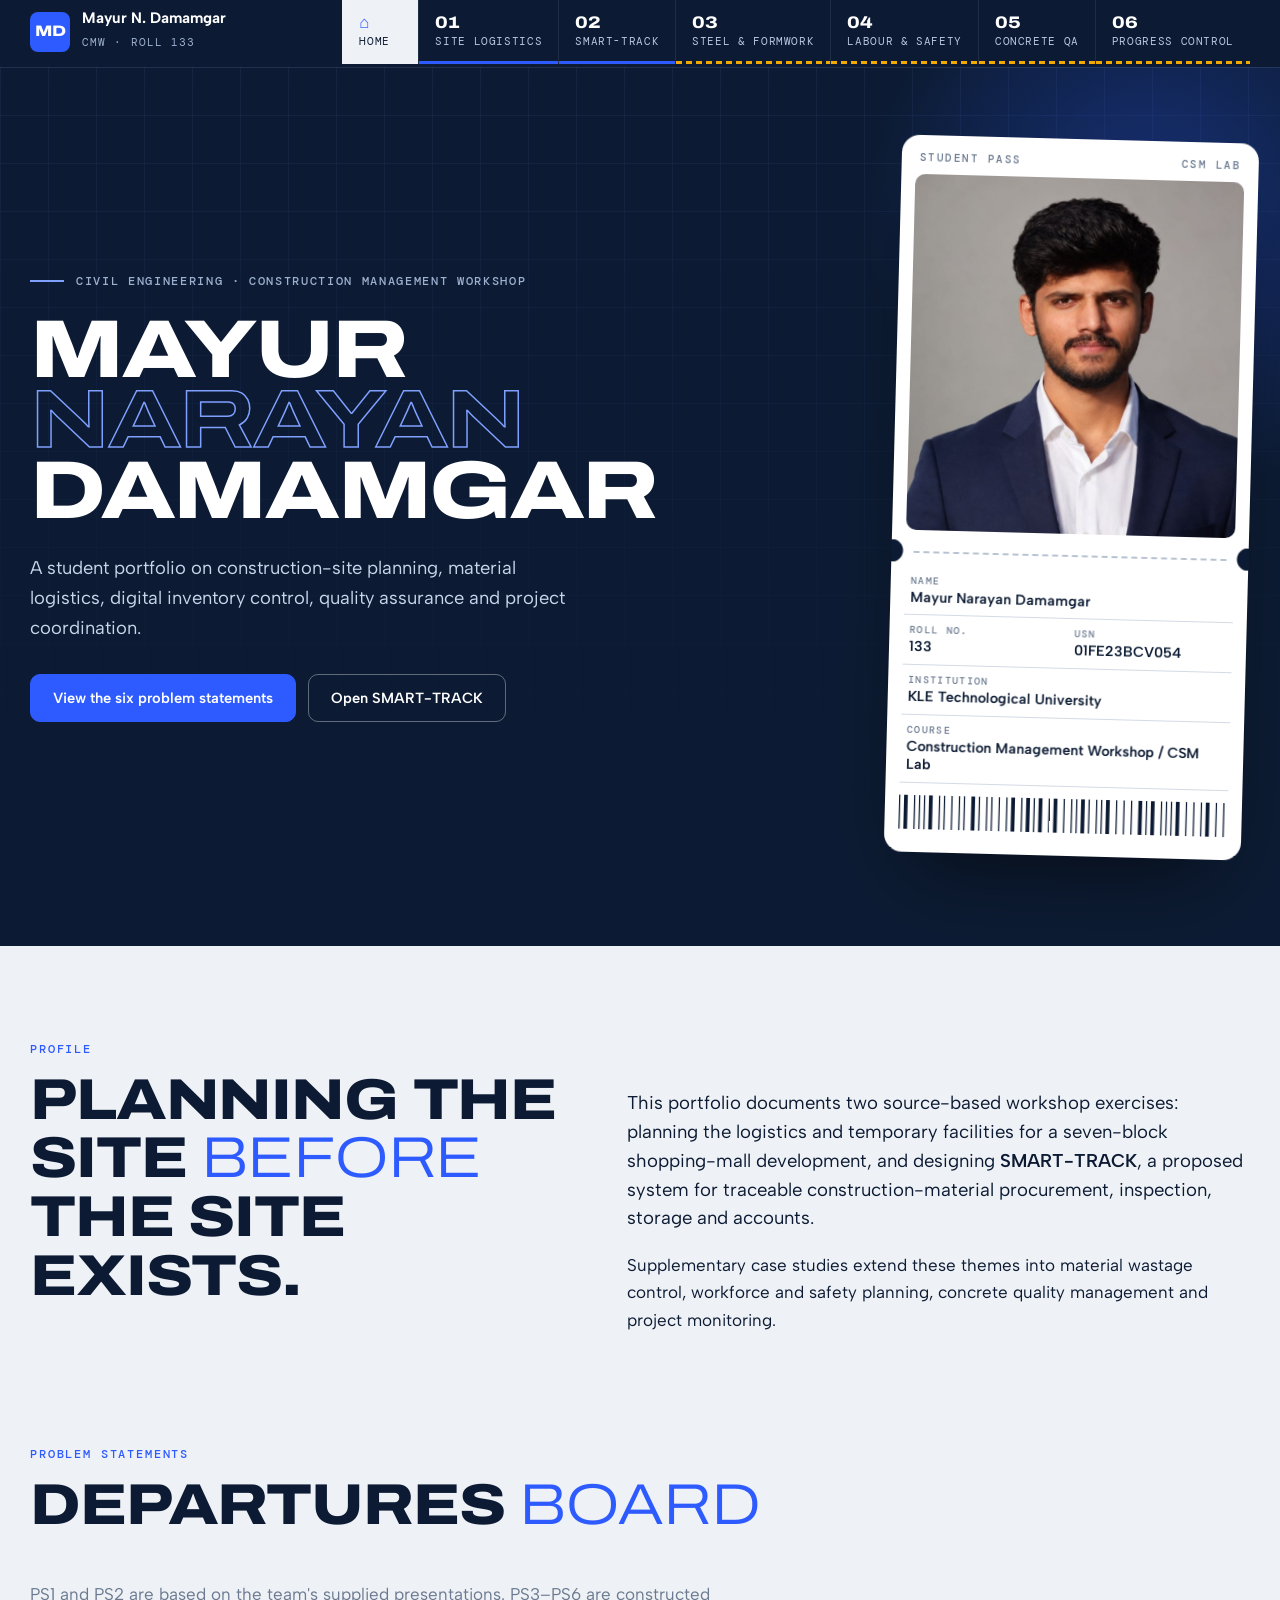
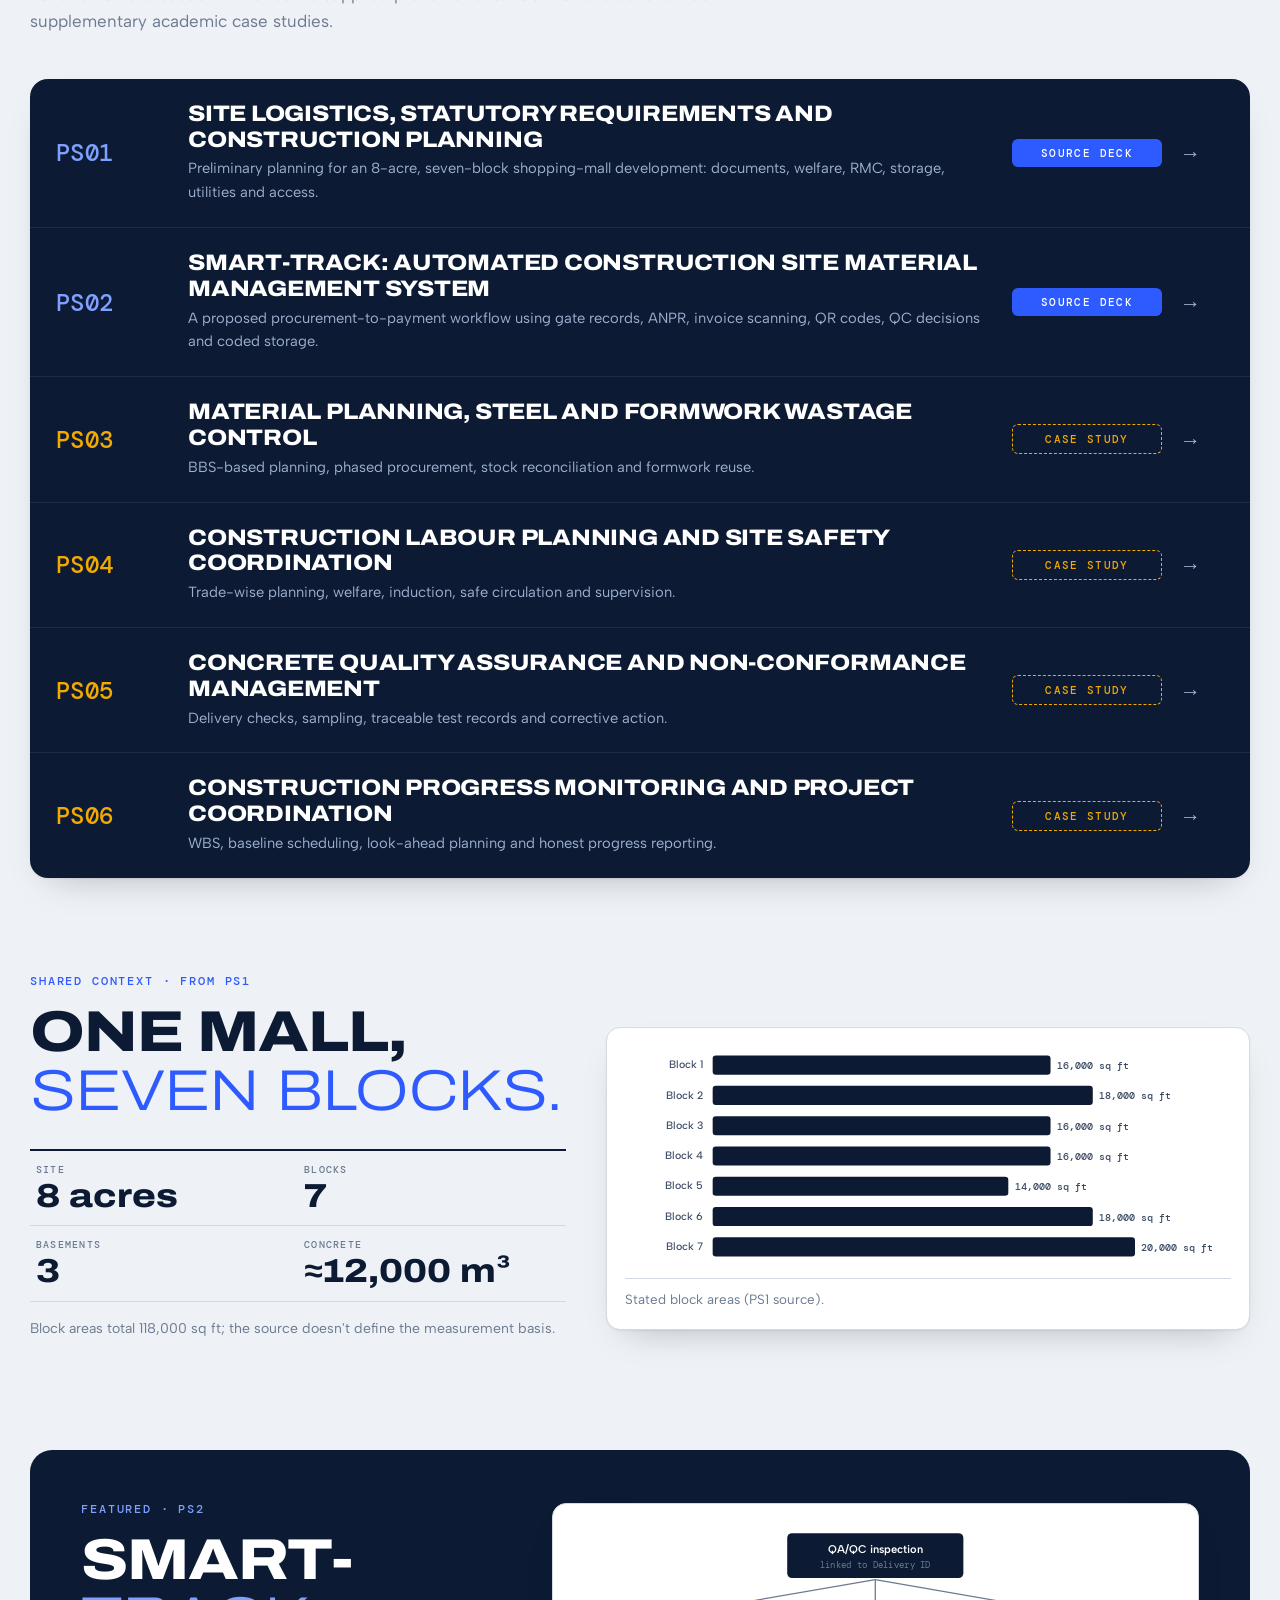
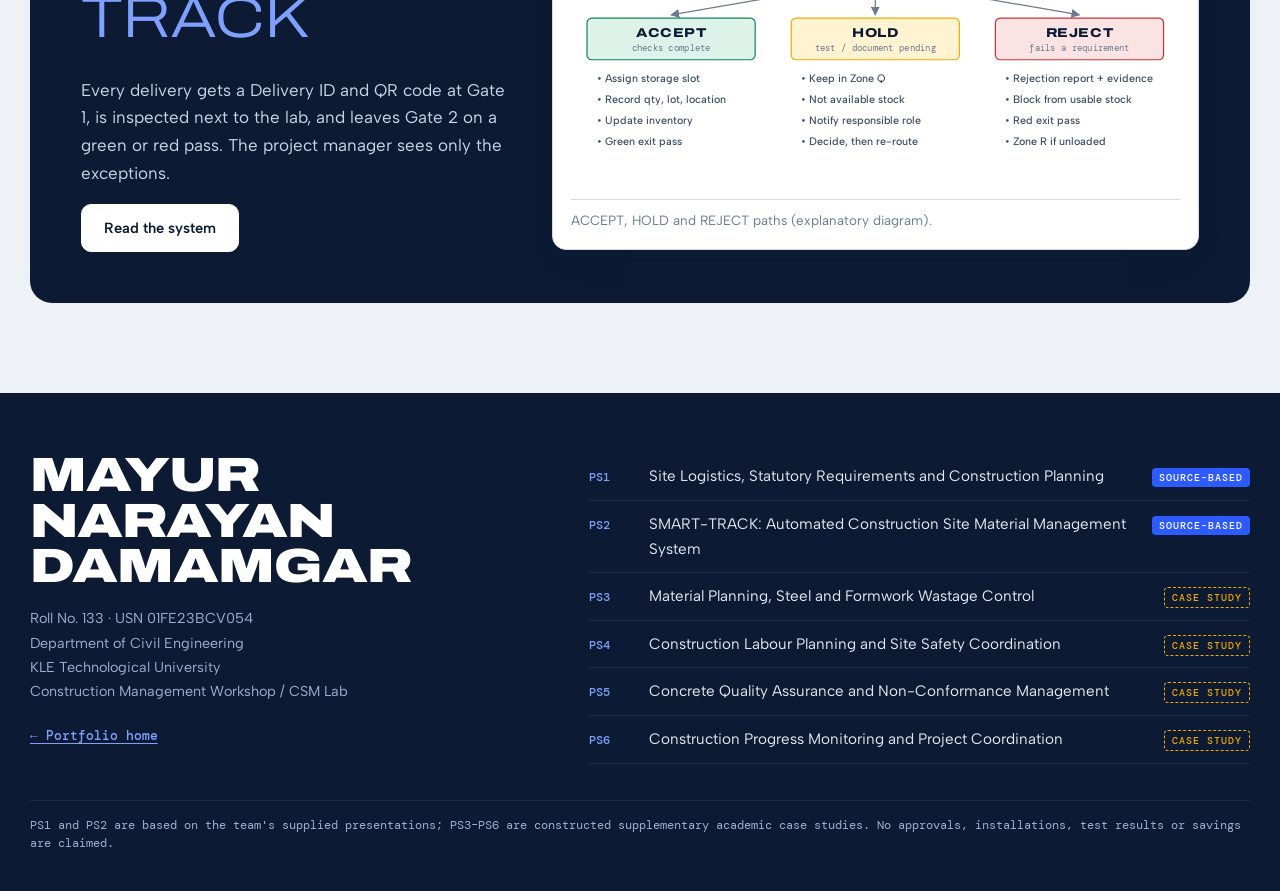
<file: index.html>
<!DOCTYPE html>
<html lang="en">
<head>
<meta charset="utf-8">
<meta name="viewport" content="width=device-width, initial-scale=1">
<title>Mayur Narayan Damamgar — Construction Management Workshop Portfolio</title>
<meta name="description" content="Portfolio of Mayur Narayan Damamgar (Roll 133, USN 01FE23BCV054), KLE Technological University: six Construction Management Workshop problem statements.">
<meta name="author" content="Mayur Narayan Damamgar">
<meta property="og:title" content="Mayur Narayan Damamgar — Construction Management Workshop Portfolio">
<meta property="og:description" content="Portfolio of Mayur Narayan Damamgar (Roll 133, USN 01FE23BCV054), KLE Technological University: six Construction Management Workshop problem statements.">
<meta name="theme-color" content="#0C1B33">
<link rel="icon" href="assets/favicon.svg" type="image/svg+xml">
<link rel="preload" href="assets/fonts/archivo-latin-wdth-normal.woff2" as="font" type="font/woff2" crossorigin>
<link rel="stylesheet" href="assets/css/style.css">
<script>document.documentElement.classList.add('js')</script>
</head>
<body>
<a class="skip" href="#main">Skip to content</a><header class="top"><div class="top-in">
  <a class="mark" href="index.html"><span class="mk" aria-hidden="true">MD</span><span class="mt"><b>Mayur N. Damamgar</b><small>CMW · Roll 133</small></span></a>
  <nav class="tabs" aria-label="Problem statements"><a class="tab home" href="index.html" aria-current="page"><b>⌂</b><span>Home</span></a><a class="tab src" href="problem-statements/ps1.html"><b>01</b><span>Site logistics</span></a><a class="tab src" href="problem-statements/ps2.html"><b>02</b><span>SMART-TRACK</span></a><a class="tab cons" href="problem-statements/ps3.html"><b>03</b><span>Steel & formwork</span></a><a class="tab cons" href="problem-statements/ps4.html"><b>04</b><span>Labour & safety</span></a><a class="tab cons" href="problem-statements/ps5.html"><b>05</b><span>Concrete QA</span></a><a class="tab cons" href="problem-statements/ps6.html"><b>06</b><span>Progress control</span></a></nav>
</div><div class="progress" aria-hidden="true"></div></header><main id="main"><section class="hero"><div class="wrap hero-in">
  <div class="hero-copy">
    <p class="kicker"><span></span>Civil Engineering · Construction Management Workshop</p>
    <h1><span>Mayur</span><span class="mid">Narayan</span><span>Damamgar</span></h1>
    <p class="hero-lede">A student portfolio on construction-site planning, material logistics, digital inventory control, quality assurance and project coordination.</p>
    <div class="cta"><a class="btn" href="#work">View the six problem statements</a><a class="btn ghost" href="problem-statements/ps2.html">Open SMART-TRACK</a></div>
  </div>
  <aside class="idticket" aria-label="Student details">
    <div class="it-top"><span>Student pass</span><span>CSM Lab</span></div>
    <img src="assets/images/mayur-portrait-tall.jpg" alt="Portrait of Mayur Narayan Damamgar in a navy blazer and white shirt" width="760" height="998">
    <div class="it-perf" aria-hidden="true"></div>
    <dl>
      <div class="w"><dt>Name</dt><dd>Mayur Narayan Damamgar</dd></div>
      <div><dt>Roll No.</dt><dd>133</dd></div><div><dt>USN</dt><dd>01FE23BCV054</dd></div>
      <div class="w"><dt>Institution</dt><dd>KLE Technological University</dd></div>
      <div class="w"><dt>Course</dt><dd>Construction Management Workshop / CSM Lab</dd></div>
    </dl>
    <svg class="barcode" viewBox="0 0 264 40" preserveAspectRatio="none" aria-hidden="true"><rect x="0" y="0" width="1" height="40"/><rect x="4" y="0" width="3" height="40"/><rect x="12" y="0" width="1" height="40"/><rect x="16" y="0" width="1" height="40"/><rect x="20" y="0" width="1" height="40"/><rect x="24" y="0" width="3" height="40"/><rect x="32" y="0" width="1" height="40"/><rect x="36" y="0" width="1" height="40"/><rect x="42" y="0" width="1" height="40"/><rect x="48" y="0" width="1" height="40"/><rect x="52" y="0" width="1" height="40"/><rect x="58" y="0" width="3" height="40"/><rect x="64" y="0" width="1" height="40"/><rect x="70" y="0" width="1" height="40"/><rect x="74" y="0" width="1" height="40"/><rect x="80" y="0" width="1" height="40"/><rect x="86" y="0" width="1" height="40"/><rect x="90" y="0" width="3" height="40"/><rect x="98" y="0" width="1" height="40"/><rect x="102" y="0" width="3" height="40"/><rect x="108" y="0" width="1" height="40"/><rect x="112" y="0" width="3" height="40"/><rect x="120" y="0" width="1" height="40"/><rect x="124" y="0" width="3" height="40"/><rect x="132" y="0" width="1" height="40"/><rect x="138" y="0" width="1" height="40"/><rect x="142" y="0" width="1" height="40"/><rect x="146" y="0" width="3" height="40"/><rect x="152" y="0" width="1" height="40"/><rect x="158" y="0" width="1" height="40"/><rect x="162" y="0" width="1" height="40"/><rect x="166" y="0" width="3" height="40"/><rect x="174" y="0" width="1" height="40"/><rect x="180" y="0" width="1" height="40"/><rect x="186" y="0" width="1" height="40"/><rect x="192" y="0" width="3" height="40"/><rect x="198" y="0" width="1" height="40"/><rect x="202" y="0" width="3" height="40"/><rect x="210" y="0" width="1" height="40"/><rect x="214" y="0" width="1" height="40"/><rect x="218" y="0" width="1" height="40"/><rect x="222" y="0" width="3" height="40"/><rect x="230" y="0" width="1" height="40"/><rect x="236" y="0" width="1" height="40"/><rect x="242" y="0" width="1" height="40"/><rect x="246" y="0" width="3" height="40"/><rect x="254" y="0" width="1" height="40"/><rect x="260" y="0" width="1" height="40"/></svg>
  </aside>
</div></section><div class="wrap">
<section class="hsec about" id="about">
  <p class="eyebrow">Profile</p>
  <div class="about-g"><h2>Planning the site <em>before</em> the site exists.</h2>
  <div><p class="lead">This portfolio documents two source-based workshop exercises: planning the logistics and temporary facilities for a seven-block shopping-mall development, and designing <b>SMART-TRACK</b>, a proposed system for traceable construction-material procurement, inspection, storage and accounts.</p>
  <p>Supplementary case studies extend these themes into material wastage control, workforce and safety planning, concrete quality management and project monitoring.</p></div></div>
</section>

<section class="hsec" id="work">
  <div class="board-h"><p class="eyebrow">Problem statements</p><h2>Departures <em>board</em></h2>
  <p class="muted">PS1 and PS2 are based on the team's supplied presentations. PS3–PS6 are constructed supplementary academic case studies.</p></div>
  <div class="board"><a class="brow src" href="problem-statements/ps1.html">
  <span class="b-no">PS01</span><span class="b-t"><b>Site Logistics, Statutory Requirements and Construction Planning</b><em>Preliminary planning for an 8-acre, seven-block shopping-mall development: documents, welfare, RMC, storage, utilities and access.</em></span>
  <span class="b-st">Source deck</span><span class="b-go" aria-hidden="true">→</span></a><a class="brow src" href="problem-statements/ps2.html">
  <span class="b-no">PS02</span><span class="b-t"><b>SMART-TRACK: Automated Construction Site Material Management System</b><em>A proposed procurement-to-payment workflow using gate records, ANPR, invoice scanning, QR codes, QC decisions and coded storage.</em></span>
  <span class="b-st">Source deck</span><span class="b-go" aria-hidden="true">→</span></a><a class="brow cons" href="problem-statements/ps3.html">
  <span class="b-no">PS03</span><span class="b-t"><b>Material Planning, Steel and Formwork Wastage Control</b><em>BBS-based planning, phased procurement, stock reconciliation and formwork reuse.</em></span>
  <span class="b-st">Case study</span><span class="b-go" aria-hidden="true">→</span></a><a class="brow cons" href="problem-statements/ps4.html">
  <span class="b-no">PS04</span><span class="b-t"><b>Construction Labour Planning and Site Safety Coordination</b><em>Trade-wise planning, welfare, induction, safe circulation and supervision.</em></span>
  <span class="b-st">Case study</span><span class="b-go" aria-hidden="true">→</span></a><a class="brow cons" href="problem-statements/ps5.html">
  <span class="b-no">PS05</span><span class="b-t"><b>Concrete Quality Assurance and Non-Conformance Management</b><em>Delivery checks, sampling, traceable test records and corrective action.</em></span>
  <span class="b-st">Case study</span><span class="b-go" aria-hidden="true">→</span></a><a class="brow cons" href="problem-statements/ps6.html">
  <span class="b-no">PS06</span><span class="b-t"><b>Construction Progress Monitoring and Project Coordination</b><em>WBS, baseline scheduling, look-ahead planning and honest progress reporting.</em></span>
  <span class="b-st">Case study</span><span class="b-go" aria-hidden="true">→</span></a></div>
</section>

<section class="hsec" id="project">
  <p class="eyebrow">Shared context · from PS1</p>
  <div class="proj-g">
    <div><h2>One mall, <em>seven blocks.</em></h2>
    <dl class="kpis big"><div><dt>Site</dt><dd>8 acres</dd></div><div><dt>Blocks</dt><dd>7</dd></div><div><dt>Basements</dt><dd>3</dd></div><div><dt>Concrete</dt><dd>≈12,000 m³</dd></div></dl>
    <p class="small muted">Block areas total 118,000 sq ft; the source doesn't define the measurement basis.</p></div>
    <figure class="viz"><svg viewBox="0 0 760 276" role="img" aria-label="Stated block areas"><text x="98" y="28" text-anchor="end" class="ts2">Block 1</text><rect x="110" y="12" width="424.0" height="24" rx="4" class="bar"/><text x="542.0" y="29" class="val">16,000 sq ft</text><text x="98" y="66" text-anchor="end" class="ts2">Block 2</text><rect x="110" y="50" width="477.0" height="24" rx="4" class="bar"/><text x="595.0" y="67" class="val">18,000 sq ft</text><text x="98" y="104" text-anchor="end" class="ts2">Block 3</text><rect x="110" y="88" width="424.0" height="24" rx="4" class="bar"/><text x="542.0" y="105" class="val">16,000 sq ft</text><text x="98" y="142" text-anchor="end" class="ts2">Block 4</text><rect x="110" y="126" width="424.0" height="24" rx="4" class="bar"/><text x="542.0" y="143" class="val">16,000 sq ft</text><text x="98" y="180" text-anchor="end" class="ts2">Block 5</text><rect x="110" y="164" width="371.0" height="24" rx="4" class="bar"/><text x="489.0" y="181" class="val">14,000 sq ft</text><text x="98" y="218" text-anchor="end" class="ts2">Block 6</text><rect x="110" y="202" width="477.0" height="24" rx="4" class="bar"/><text x="595.0" y="219" class="val">18,000 sq ft</text><text x="98" y="256" text-anchor="end" class="ts2">Block 7</text><rect x="110" y="240" width="530.0" height="24" rx="4" class="bar"/><text x="648.0" y="257" class="val">20,000 sq ft</text></svg><figcaption>Stated block areas (PS1 source).</figcaption></figure>
  </div>
</section>

<section class="hsec" id="smart">
  <div class="smart">
    <div><p class="eyebrow light">Featured · PS2</p><h2>SMART-<em>TRACK</em></h2>
    <p>Every delivery gets a Delivery ID and QR code at Gate 1, is inspected next to the lab, and leaves Gate 2 on a green or red pass. The project manager sees only the exceptions.</p>
    <a class="btn light" href="problem-statements/ps2.html">Read the system</a></div>
    <figure class="viz"><svg viewBox="0 0 760 330" role="img" aria-label="Decision paths after QC inspection: accept, hold or reject"><defs><marker id="ah" viewBox="0 0 10 10" refX="9" refY="5" markerWidth="7" markerHeight="7" orient="auto-start-reverse"><path d="M0 0L10 5L0 10z" class="ah"/></marker></defs><rect x="270" y="14" width="220" height="56" rx="6" class="navy"/><text x="380.0" y="39.0" text-anchor="middle" class="txw">QA/QC inspection</text><text x="380.0" y="57.0" text-anchor="middle" class="ts">linked to Delivery ID</text><path d="M380 72L125 116" class="ln" marker-end="url(#ah)"/><rect x="20" y="120" width="210" height="52" rx="6" class="ok"/><text x="125.0" y="143.0" text-anchor="middle" class="txb">ACCEPT</text><text x="125.0" y="161.0" text-anchor="middle" class="ts">checks complete</text><text x="32" y="200" class="ts2">• Assign storage slot</text><text x="32" y="226" class="ts2">• Record qty, lot, location</text><text x="32" y="252" class="ts2">• Update inventory</text><text x="32" y="278" class="ts2">• Green exit pass</text><path d="M380 72L380 116" class="ln" marker-end="url(#ah)"/><rect x="275" y="120" width="210" height="52" rx="6" class="hold"/><text x="380.0" y="143.0" text-anchor="middle" class="txb">HOLD</text><text x="380.0" y="161.0" text-anchor="middle" class="ts">test / document pending</text><text x="287" y="200" class="ts2">• Keep in Zone Q</text><text x="287" y="226" class="ts2">• Not available stock</text><text x="287" y="252" class="ts2">• Notify responsible role</text><text x="287" y="278" class="ts2">• Decide, then re-route</text><path d="M380 72L635 116" class="ln" marker-end="url(#ah)"/><rect x="530" y="120" width="210" height="52" rx="6" class="rej"/><text x="635.0" y="143.0" text-anchor="middle" class="txb">REJECT</text><text x="635.0" y="161.0" text-anchor="middle" class="ts">fails a requirement</text><text x="542" y="200" class="ts2">• Rejection report + evidence</text><text x="542" y="226" class="ts2">• Block from usable stock</text><text x="542" y="252" class="ts2">• Red exit pass</text><text x="542" y="278" class="ts2">• Zone R if unloaded</text></svg><figcaption>ACCEPT, HOLD and REJECT paths (explanatory diagram).</figcaption></figure>
  </div>
</section>
</div></main><footer class="foot"><div class="wrap foot-in">
  <div><p class="foot-name">Mayur Narayan<br>Damamgar</p><p class="foot-id">Roll No. 133 · USN 01FE23BCV054<br>Department of Civil Engineering<br>KLE Technological University<br>Construction Management Workshop / CSM Lab</p>
  <p class="foot-back"><a href="index.html">← Portfolio home</a></p></div>
  <nav class="foot-links" aria-label="All problem statements"><a href="problem-statements/ps1.html"><i>PS1</i>Site Logistics, Statutory Requirements and Construction Planning<em class="src">Source-based</em></a><a href="problem-statements/ps2.html"><i>PS2</i>SMART-TRACK: Automated Construction Site Material Management System<em class="src">Source-based</em></a><a href="problem-statements/ps3.html"><i>PS3</i>Material Planning, Steel and Formwork Wastage Control<em class="cons">Case study</em></a><a href="problem-statements/ps4.html"><i>PS4</i>Construction Labour Planning and Site Safety Coordination<em class="cons">Case study</em></a><a href="problem-statements/ps5.html"><i>PS5</i>Concrete Quality Assurance and Non-Conformance Management<em class="cons">Case study</em></a><a href="problem-statements/ps6.html"><i>PS6</i>Construction Progress Monitoring and Project Coordination<em class="cons">Case study</em></a></nav>
</div><p class="wrap fine">PS1 and PS2 are based on the team's supplied presentations; PS3–PS6 are constructed supplementary academic case studies. No approvals, installations, test results or savings are claimed.</p></footer>
<script src="assets/js/site.js" defer></script>
</body></html>
</file>
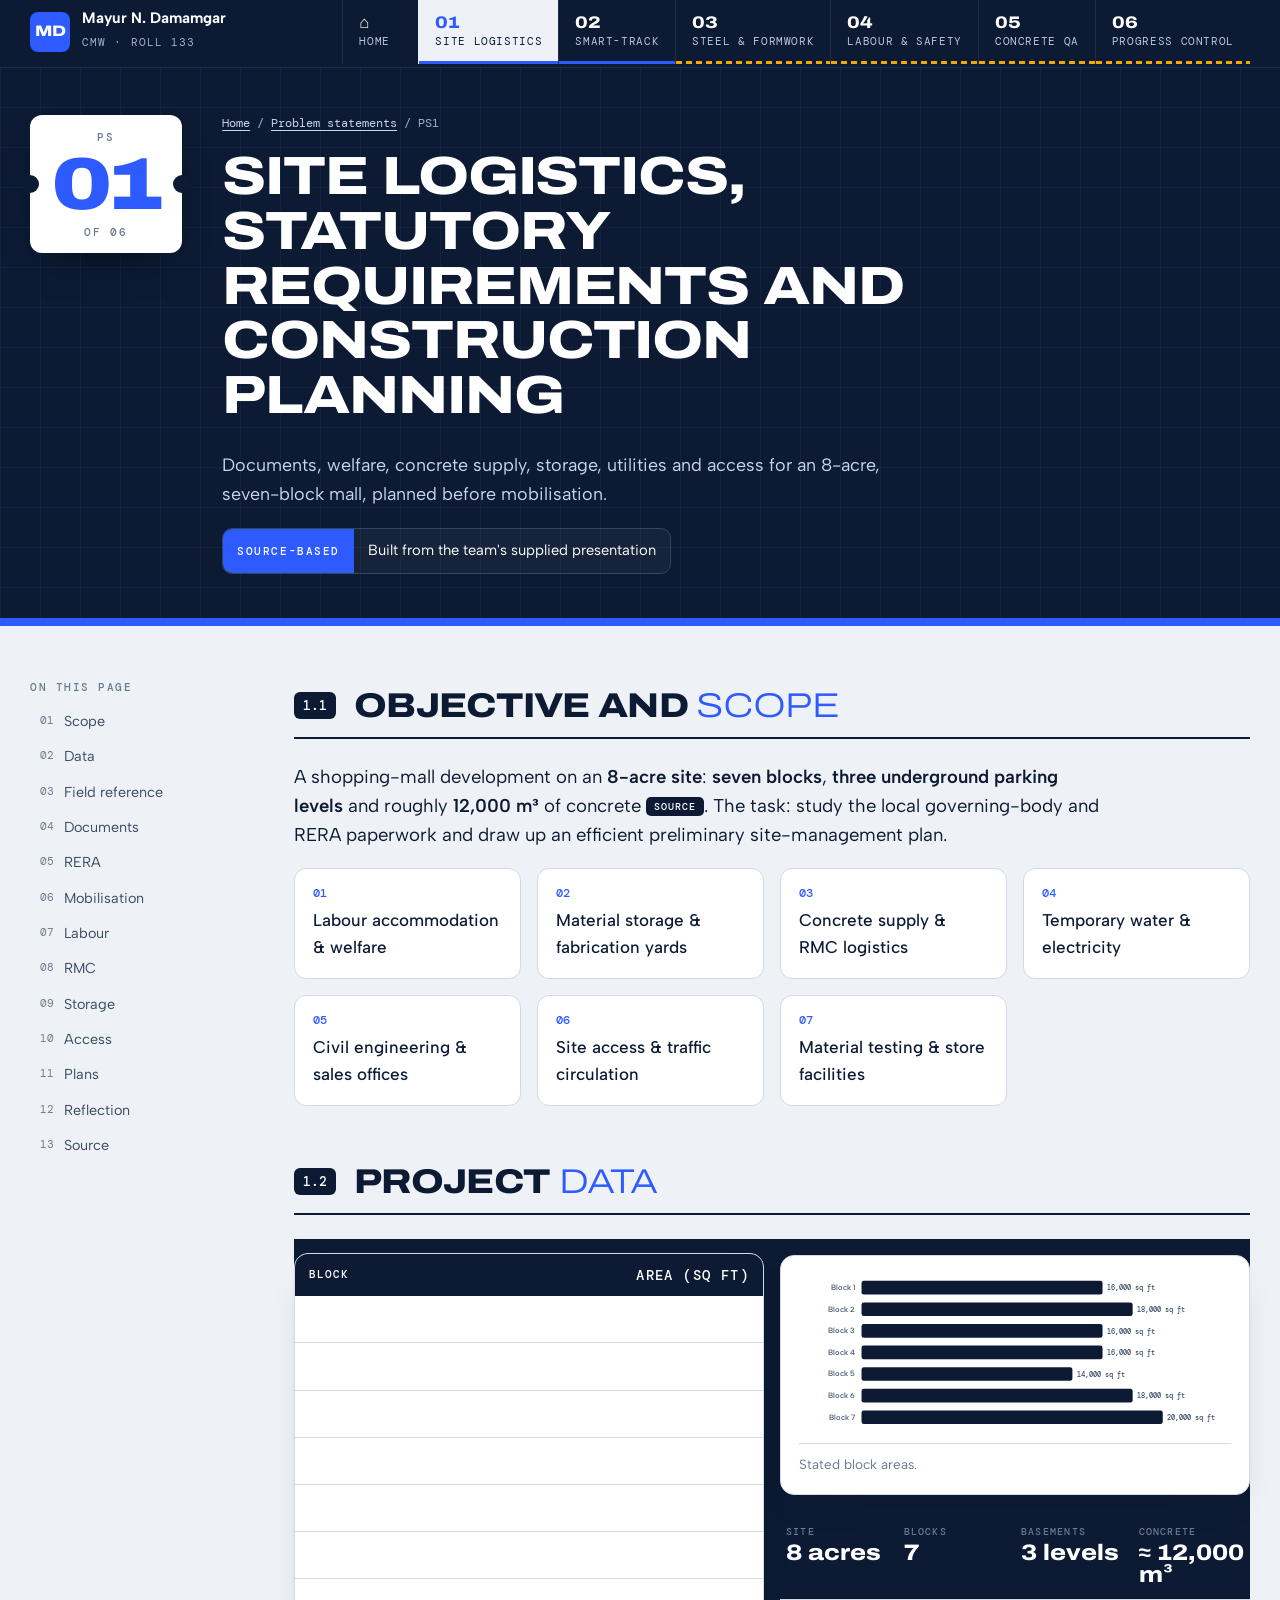
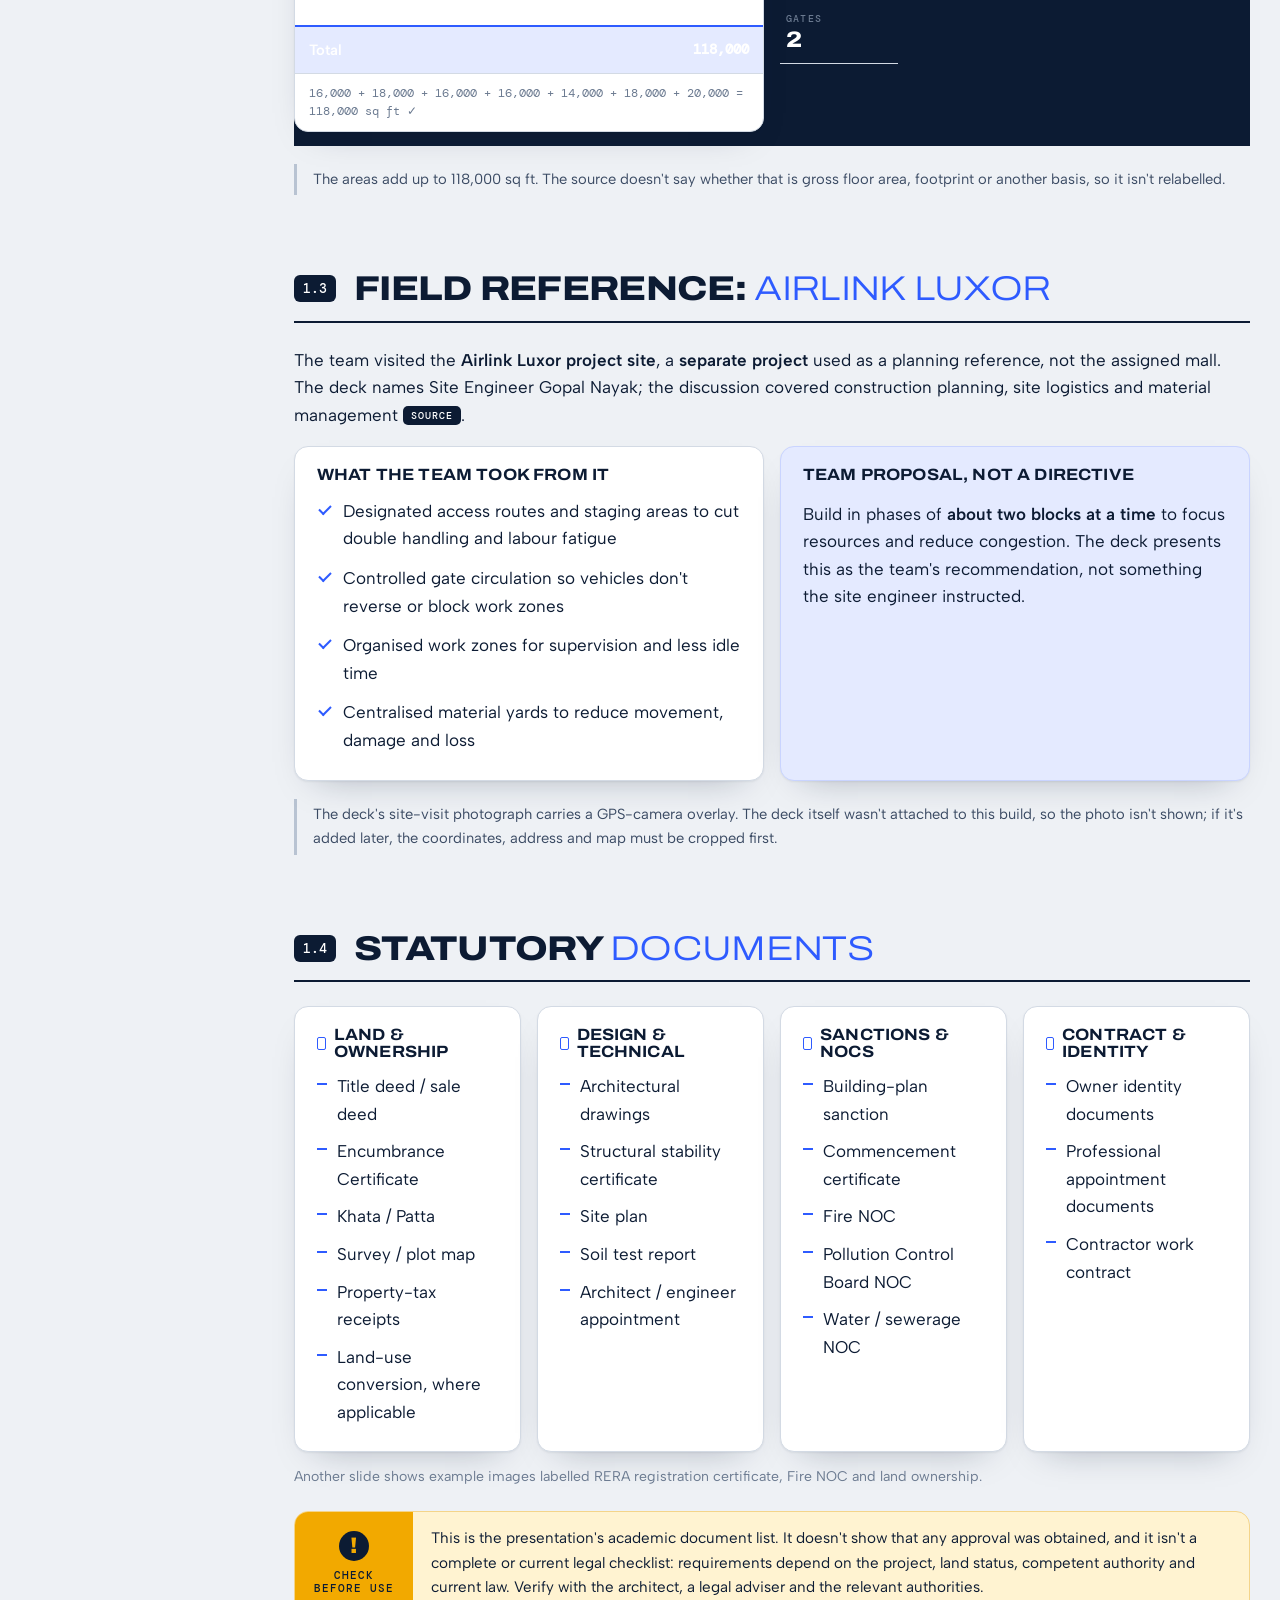
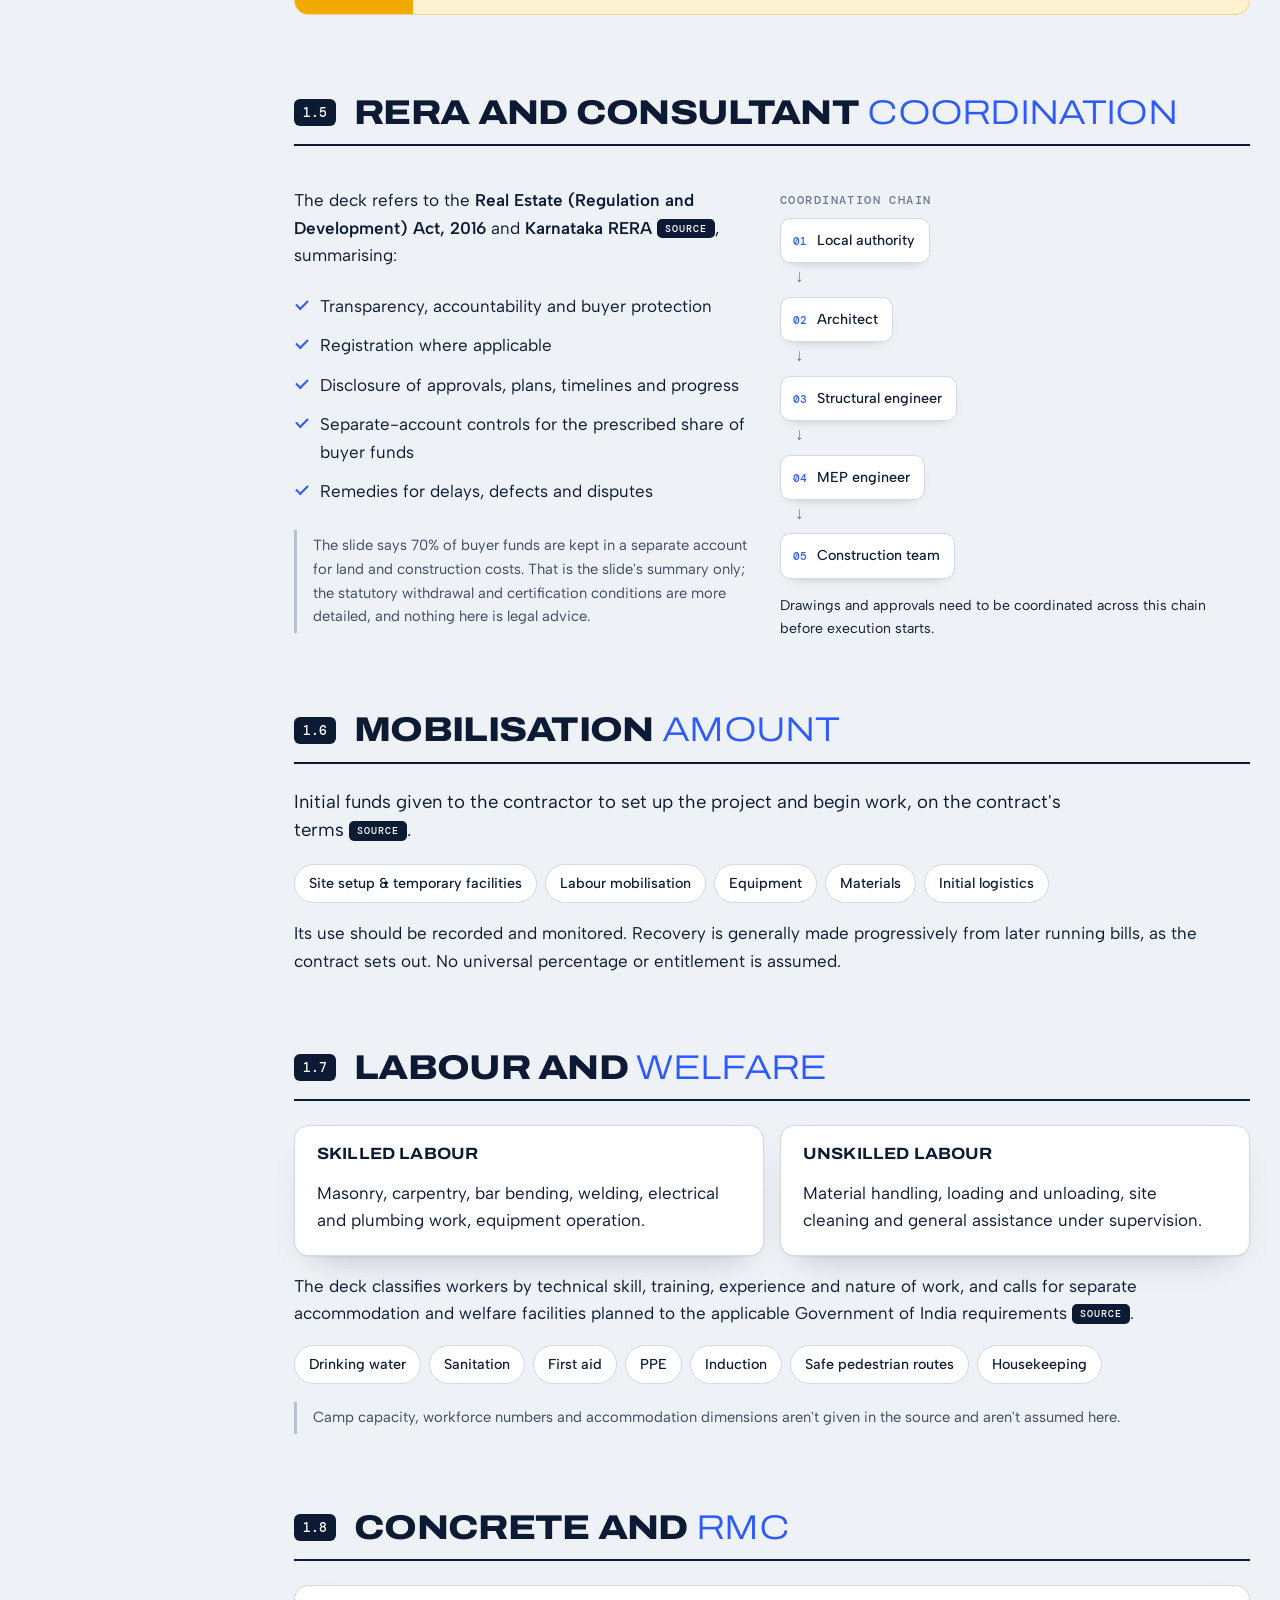
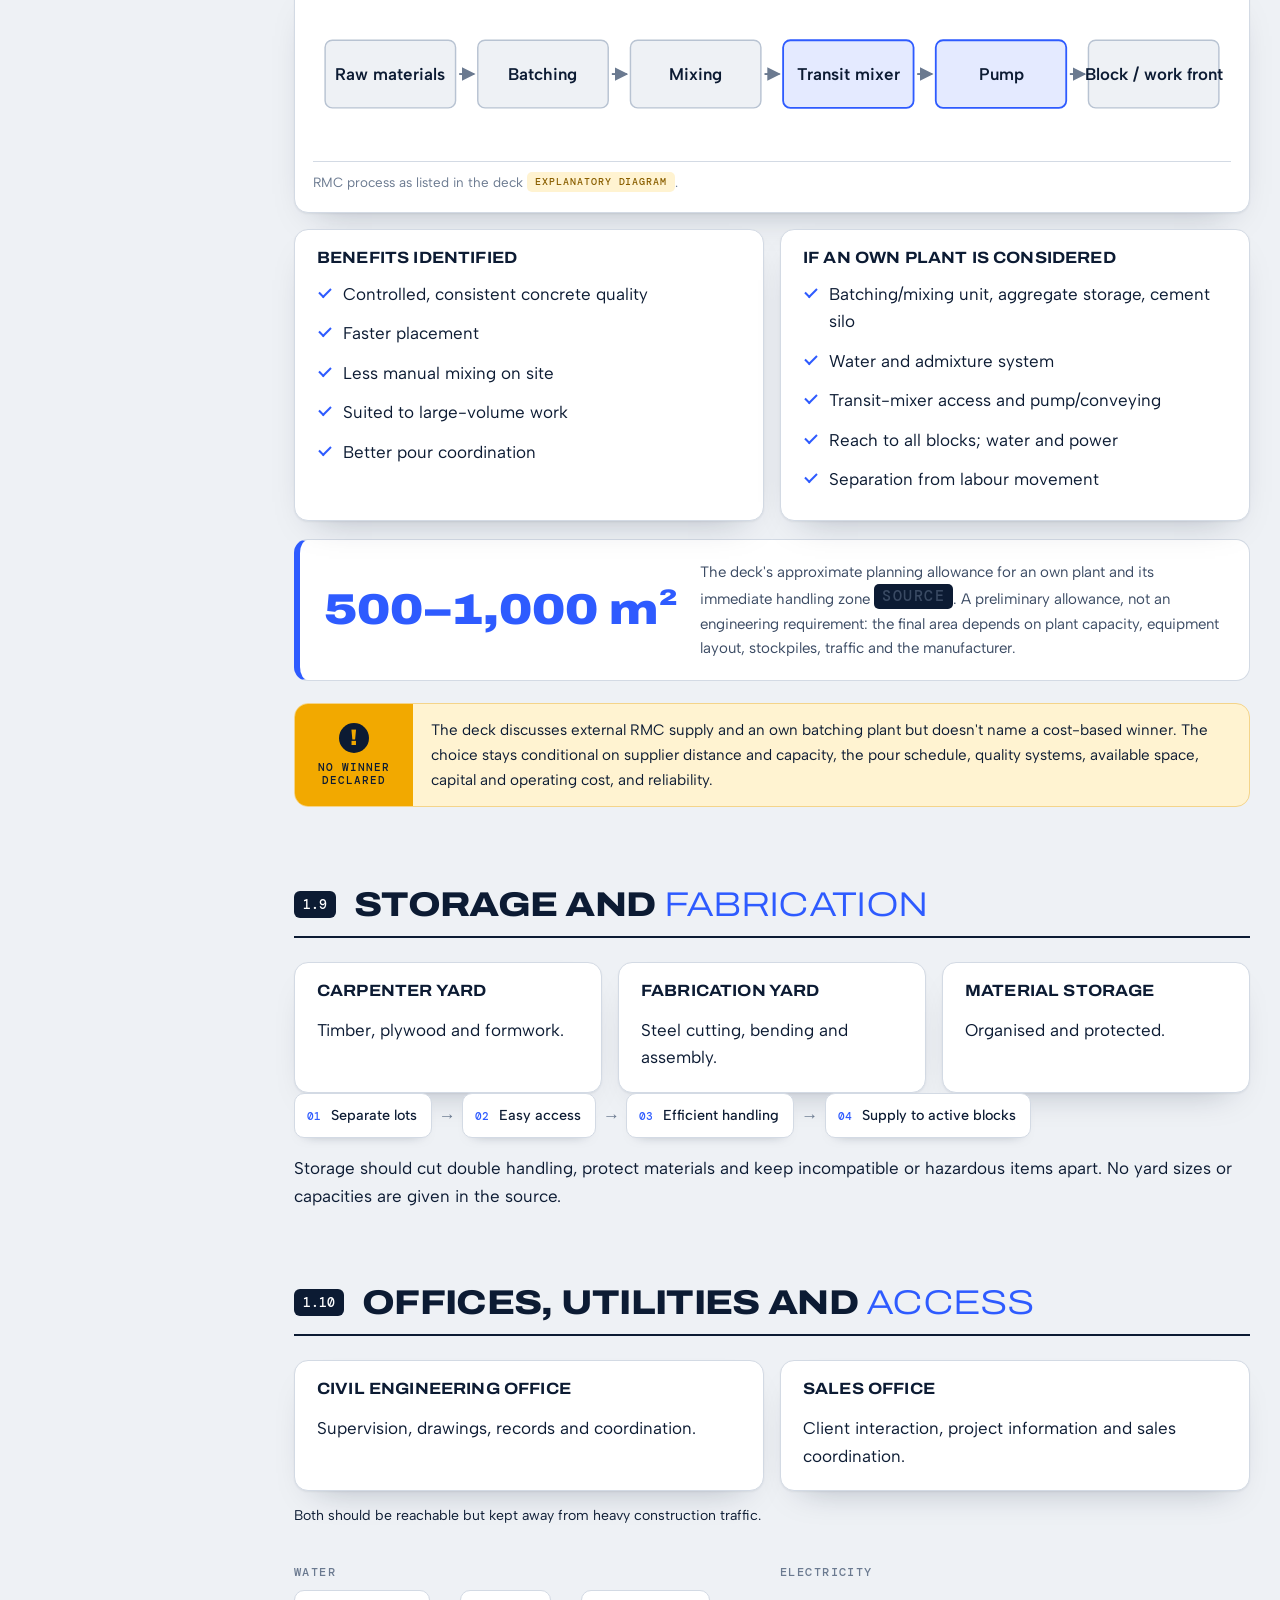
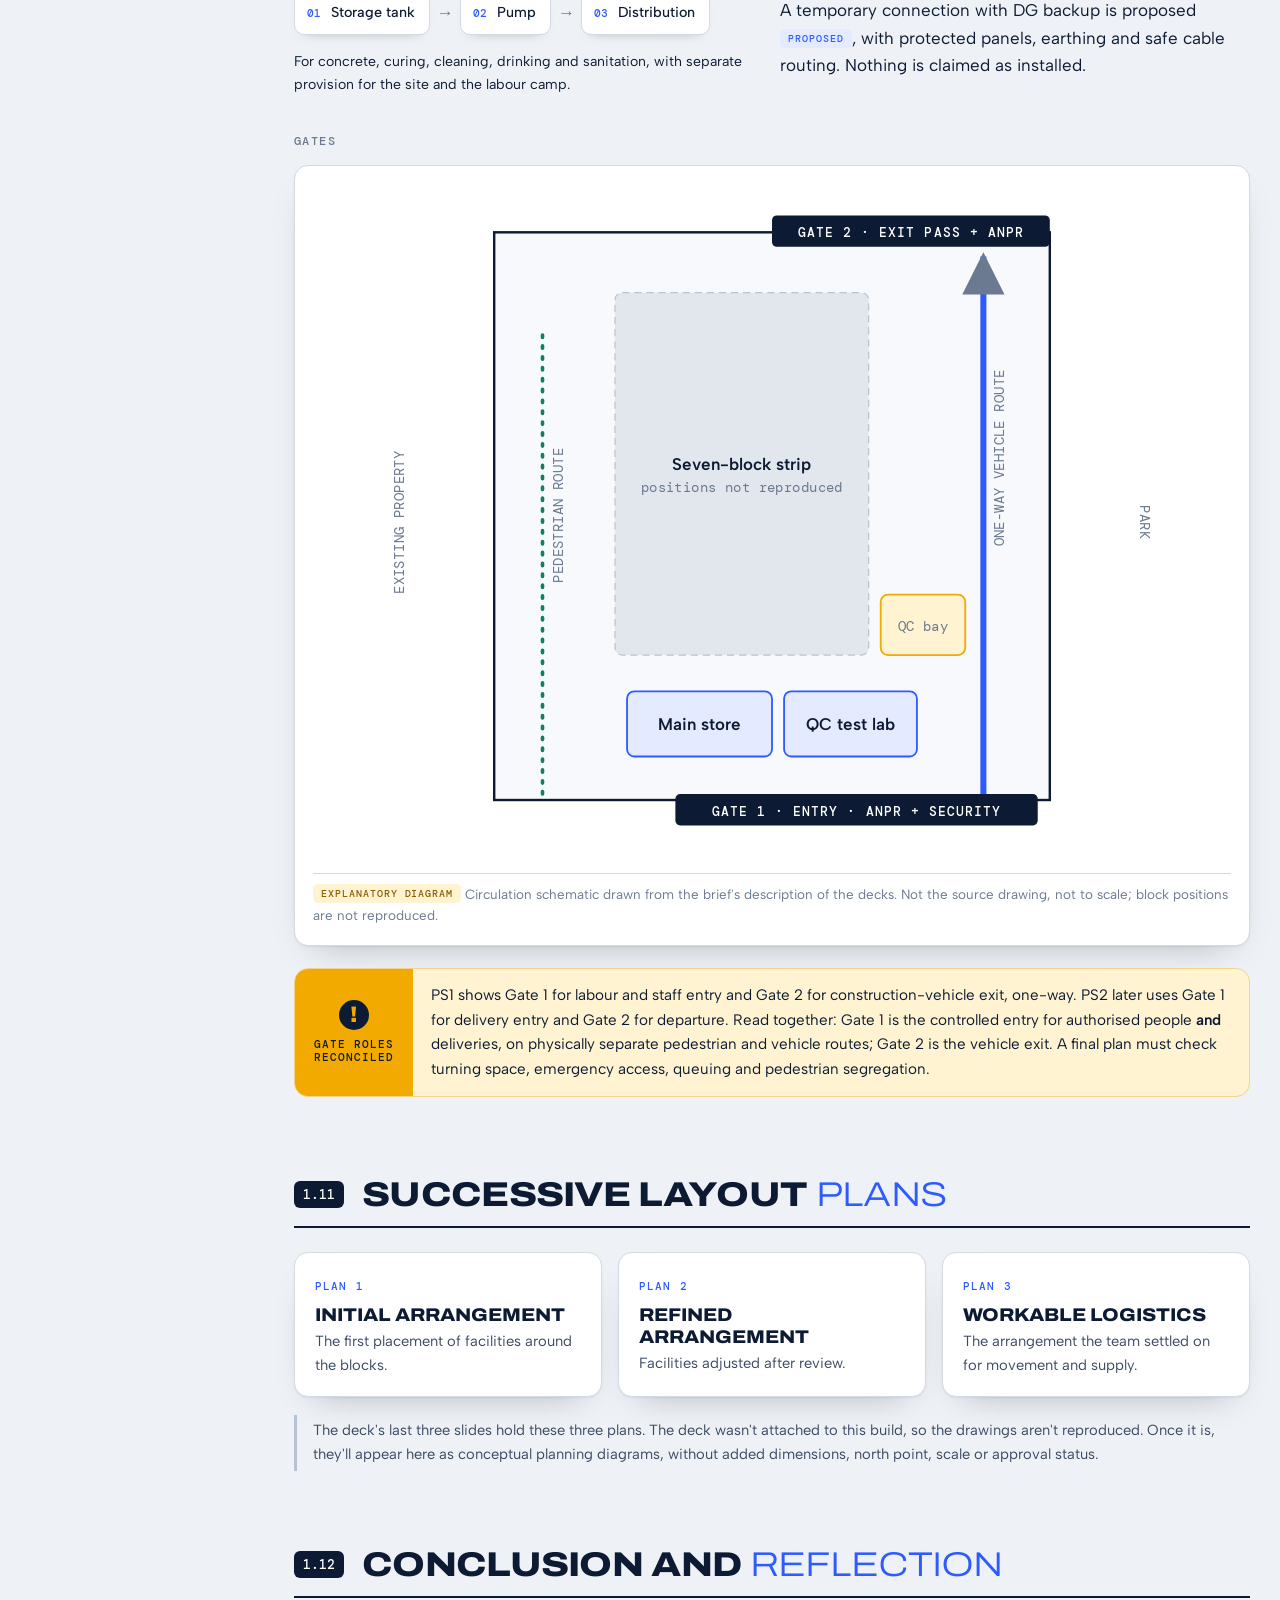
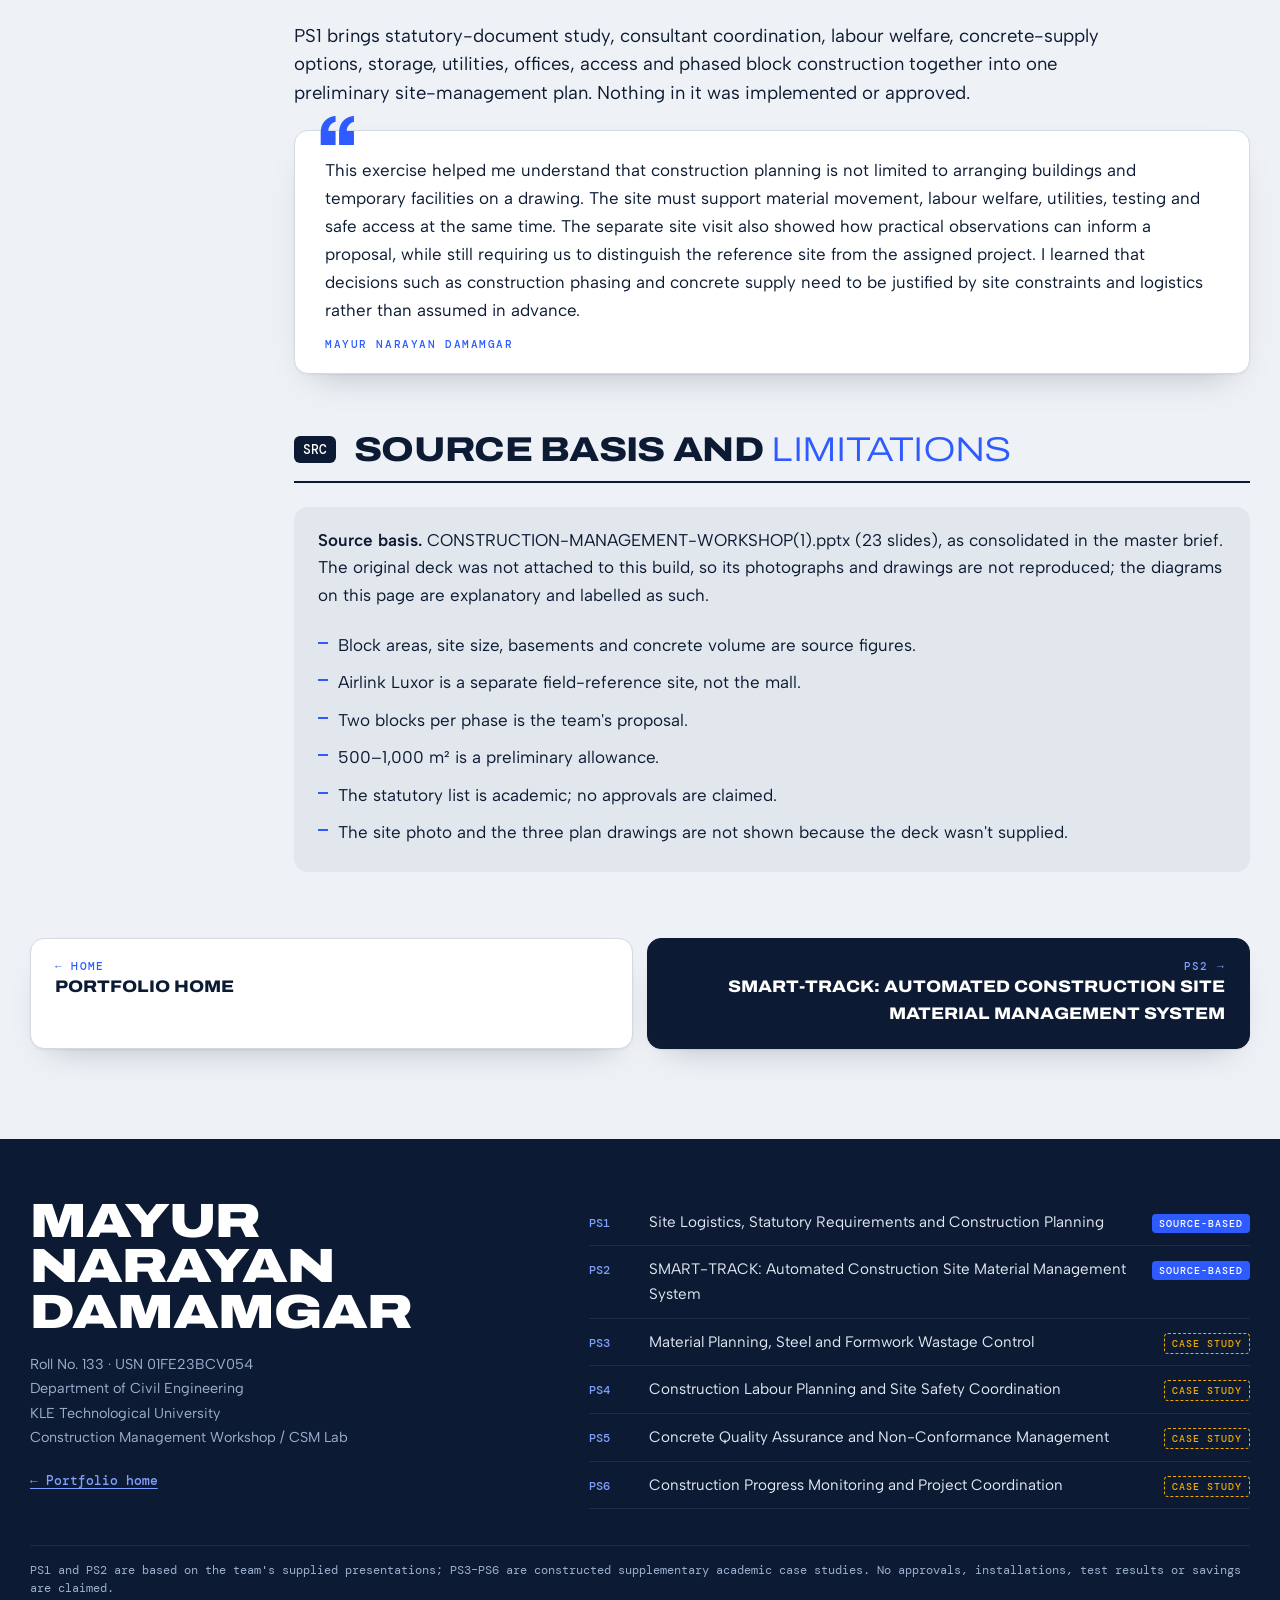
<file: problem-statements/ps1.html>
<!DOCTYPE html>
<html lang="en">
<head>
<meta charset="utf-8">
<meta name="viewport" content="width=device-width, initial-scale=1">
<title>PS1 · Site Logistics, Statutory Requirements and Construction Planning — Mayur Narayan Damamgar</title>
<meta name="description" content="Mayur Narayan Damamgar (Roll 133, USN 01FE23BCV054) — Construction Management Workshop problem statement 1: Site Logistics, Statutory Requirements and Construction Planning.">
<meta name="author" content="Mayur Narayan Damamgar">
<meta property="og:title" content="PS1 · Site Logistics, Statutory Requirements and Construction Planning — Mayur Narayan Damamgar">
<meta property="og:description" content="Mayur Narayan Damamgar (Roll 133, USN 01FE23BCV054) — Construction Management Workshop problem statement 1: Site Logistics, Statutory Requirements and Construction Planning.">
<meta name="theme-color" content="#0C1B33">
<link rel="icon" href="../assets/favicon.svg" type="image/svg+xml">
<link rel="preload" href="../assets/fonts/archivo-latin-wdth-normal.woff2" as="font" type="font/woff2" crossorigin>
<link rel="stylesheet" href="../assets/css/style.css">
<script>document.documentElement.classList.add('js')</script>
</head>
<body>
<a class="skip" href="#main">Skip to content</a><header class="top"><div class="top-in">
  <a class="mark" href="../index.html"><span class="mk" aria-hidden="true">MD</span><span class="mt"><b>Mayur N. Damamgar</b><small>CMW · Roll 133</small></span></a>
  <nav class="tabs" aria-label="Problem statements"><a class="tab home" href="../index.html"><b>⌂</b><span>Home</span></a><a class="tab src" href="ps1.html" aria-current="page"><b>01</b><span>Site logistics</span></a><a class="tab src" href="ps2.html"><b>02</b><span>SMART-TRACK</span></a><a class="tab cons" href="ps3.html"><b>03</b><span>Steel & formwork</span></a><a class="tab cons" href="ps4.html"><b>04</b><span>Labour & safety</span></a><a class="tab cons" href="ps5.html"><b>05</b><span>Concrete QA</span></a><a class="tab cons" href="ps6.html"><b>06</b><span>Progress control</span></a></nav>
</div><div class="progress" aria-hidden="true"></div></header><main id="main"><header class="ps-hero src"><div class="wrap ps-hero-in">
  <div class="ticket" aria-hidden="true"><span>PS</span><b>01</b><i>of 06</i></div>
  <div class="ps-ttl"><p class="crumbs"><a href="../index.html">Home</a> / <a href="../index.html#work">Problem statements</a> / PS1</p>
  <h1>Site Logistics, Statutory Requirements and Construction Planning</h1><p class="lede">Documents, welfare, concrete supply, storage, utilities and access for an 8-acre, seven-block mall, planned before mobilisation.</p><p class="stamp src"><b>Source-based</b><span>Built from the team's supplied presentation</span></p></div>
</div></header><div class="wrap ps-grid"><aside class="rail"><p>On this page</p><ol><li><a href="#scope">Scope</a></li><li><a href="#data">Data</a></li><li><a href="#visit">Field reference</a></li><li><a href="#documents">Documents</a></li><li><a href="#rera">RERA</a></li><li><a href="#mobilisation">Mobilisation</a></li><li><a href="#labour">Labour</a></li><li><a href="#rmc">RMC</a></li><li><a href="#storage">Storage</a></li><li><a href="#access">Access</a></li><li><a href="#plans">Plans</a></li><li><a href="#reflection">Reflection</a></li><li><a href="#limits">Source</a></li></ol></aside><div class="ps-main"><section id="scope" class="sec"><header class="sec-h"><span class="code">1.1</span><h2>Objective and <em>scope</em></h2></header><div class="sec-b">
<p class="lead">A shopping-mall development on an <b>8-acre site</b>: <b>seven blocks</b>, <b>three underground parking levels</b> and roughly <b>12,000 m³</b> of concrete <span class="tag t-src">Source</span>. The task: study the local governing-body and RERA paperwork and draw up an efficient preliminary site-management plan.</p>
<div class="g4 tiles"><div><b>01</b>Labour accommodation & welfare</div><div><b>02</b>Material storage & fabrication yards</div><div><b>03</b>Concrete supply & RMC logistics</div><div><b>04</b>Temporary water & electricity</div><div><b>05</b>Civil engineering & sales offices</div><div><b>06</b>Site access & traffic circulation</div><div><b>07</b>Material testing & store facilities</div></div></div></section><section id="data" class="sec"><header class="sec-h"><span class="code">1.2</span><h2>Project <em>data</em></h2></header><div class="sec-b">
<div class="g2 top">
<div class="tbl "><table><caption>16,000 + 18,000 + 16,000 + 16,000 + 14,000 + 18,000 + 20,000 = 118,000 sq ft ✓</caption><thead><tr><th scope="col" class="">Block</th><th scope="col" class="r">Area (sq ft)</th></tr></thead><tbody><tr><td data-l="Block" class="">1</td><td data-l="Area (sq ft)" class="r">16,000</td></tr><tr><td data-l="Block" class="">2</td><td data-l="Area (sq ft)" class="r">18,000</td></tr><tr><td data-l="Block" class="">3</td><td data-l="Area (sq ft)" class="r">16,000</td></tr><tr><td data-l="Block" class="">4</td><td data-l="Area (sq ft)" class="r">16,000</td></tr><tr><td data-l="Block" class="">5</td><td data-l="Area (sq ft)" class="r">14,000</td></tr><tr><td data-l="Block" class="">6</td><td data-l="Area (sq ft)" class="r">18,000</td></tr><tr><td data-l="Block" class="">7</td><td data-l="Area (sq ft)" class="r">20,000</td></tr><tr class="tot"><td data-l="Block" class=""><b>Total</b></td><td data-l="Area (sq ft)" class="r"><b>118,000</b></td></tr></tbody></table></div>
<div><figure class="viz"><svg viewBox="0 0 760 276" role="img" aria-label="Stated block areas"><text x="98" y="28" text-anchor="end" class="ts2">Block 1</text><rect x="110" y="12" width="424.0" height="24" rx="4" class="bar"/><text x="542.0" y="29" class="val">16,000 sq ft</text><text x="98" y="66" text-anchor="end" class="ts2">Block 2</text><rect x="110" y="50" width="477.0" height="24" rx="4" class="bar"/><text x="595.0" y="67" class="val">18,000 sq ft</text><text x="98" y="104" text-anchor="end" class="ts2">Block 3</text><rect x="110" y="88" width="424.0" height="24" rx="4" class="bar"/><text x="542.0" y="105" class="val">16,000 sq ft</text><text x="98" y="142" text-anchor="end" class="ts2">Block 4</text><rect x="110" y="126" width="424.0" height="24" rx="4" class="bar"/><text x="542.0" y="143" class="val">16,000 sq ft</text><text x="98" y="180" text-anchor="end" class="ts2">Block 5</text><rect x="110" y="164" width="371.0" height="24" rx="4" class="bar"/><text x="489.0" y="181" class="val">14,000 sq ft</text><text x="98" y="218" text-anchor="end" class="ts2">Block 6</text><rect x="110" y="202" width="477.0" height="24" rx="4" class="bar"/><text x="595.0" y="219" class="val">18,000 sq ft</text><text x="98" y="256" text-anchor="end" class="ts2">Block 7</text><rect x="110" y="240" width="530.0" height="24" rx="4" class="bar"/><text x="648.0" y="257" class="val">20,000 sq ft</text></svg><figcaption>Stated block areas.</figcaption></figure>
<dl class="kpis"><div><dt>Site</dt><dd>8 acres</dd></div><div><dt>Blocks</dt><dd>7</dd></div><div><dt>Basements</dt><dd>3 levels</dd></div><div><dt>Concrete</dt><dd>≈ 12,000 m³</dd></div><div><dt>Gates</dt><dd>2</dd></div></dl></div>
</div>
<p class="note">The areas add up to 118,000 sq ft. The source doesn't say whether that is gross floor area, footprint or another basis, so it isn't relabelled.</p></div></section><section id="visit" class="sec"><header class="sec-h"><span class="code">1.3</span><h2>Field reference: <em>Airlink Luxor</em></h2></header><div class="sec-b">
<p>The team visited the <b>Airlink Luxor project site</b>, a <b>separate project</b> used as a planning reference, not the assigned mall. The deck names Site Engineer Gopal Nayak; the discussion covered construction planning, site logistics and material management <span class="tag t-src">Source</span>.</p>
<div class="g2">
<div class="card "><h3>What the team took from it</h3><ul class="ticks"><li>Designated access routes and staging areas to cut double handling and labour fatigue</li><li>Controlled gate circulation so vehicles don't reverse or block work zones</li><li>Organised work zones for supervision and less idle time</li><li>Centralised material yards to reduce movement, damage and loss</li></ul></div>
<div class="card accent"><h3>Team proposal, not a directive</h3><p>Build in phases of <b>about two blocks at a time</b> to focus resources and reduce congestion. The deck presents this as the team's recommendation, not something the site engineer instructed.</p></div>
</div>
<p class="note">The deck's site-visit photograph carries a GPS-camera overlay. The deck itself wasn't attached to this build, so the photo isn't shown; if it's added later, the coordinates, address and map must be cropped first.</p></div></section><section id="documents" class="sec"><header class="sec-h"><span class="code">1.4</span><h2>Statutory <em>documents</em></h2></header><div class="sec-b">
<div class="g4"><div class="card doc"><h3>Land & ownership</h3><ul class="dash"><li>Title deed / sale deed</li><li>Encumbrance Certificate</li><li>Khata / Patta</li><li>Survey / plot map</li><li>Property-tax receipts</li><li>Land-use conversion, where applicable</li></ul></div><div class="card doc"><h3>Design & technical</h3><ul class="dash"><li>Architectural drawings</li><li>Structural stability certificate</li><li>Site plan</li><li>Soil test report</li><li>Architect / engineer appointment</li></ul></div><div class="card doc"><h3>Sanctions & NOCs</h3><ul class="dash"><li>Building-plan sanction</li><li>Commencement certificate</li><li>Fire NOC</li><li>Pollution Control Board NOC</li><li>Water / sewerage NOC</li></ul></div><div class="card doc"><h3>Contract & identity</h3><ul class="dash"><li>Owner identity documents</li><li>Professional appointment documents</li><li>Contractor work contract</li></ul></div></div>
<p class="small muted">Another slide shows example images labelled RERA registration certificate, Fire NOC and land ownership.</p>
<aside class="flag"><b><i aria-hidden="true">!</i>Check before use</b><div>This is the presentation's academic document list. It doesn't show that any approval was obtained, and it isn't a complete or current legal checklist: requirements depend on the project, land status, competent authority and current law. Verify with the architect, a legal adviser and the relevant authorities.</div></aside></div></section><section id="rera" class="sec"><header class="sec-h"><span class="code">1.5</span><h2>RERA and consultant <em>coordination</em></h2></header><div class="sec-b">
<div class="g2">
<div><p>The deck refers to the <b>Real Estate (Regulation and Development) Act, 2016</b> and <b>Karnataka RERA</b> <span class="tag t-src">Source</span>, summarising:</p>
<ul class="ticks"><li>Transparency, accountability and buyer protection</li><li>Registration where applicable</li><li>Disclosure of approvals, plans, timelines and progress</li><li>Separate-account controls for the prescribed share of buyer funds</li><li>Remedies for delays, defects and disputes</li></ul>
<p class="note">The slide says 70% of buyer funds are kept in a separate account for land and construction costs. That is the slide's summary only; the statutory withdrawal and certification conditions are more detailed, and nothing here is legal advice.</p></div>
<div><h4>Coordination chain</h4><ol class="flow vert"><li><span>Local authority</span></li><li><span>Architect</span></li><li><span>Structural engineer</span></li><li><span>MEP engineer</span></li><li><span>Construction team</span></li></ol>
<p class="small">Drawings and approvals need to be coordinated across this chain before execution starts.</p></div>
</div></div></section><section id="mobilisation" class="sec"><header class="sec-h"><span class="code">1.6</span><h2>Mobilisation <em>amount</em></h2></header><div class="sec-b">
<p class="lead">Initial funds given to the contractor to set up the project and begin work, on the contract's terms <span class="tag t-src">Source</span>.</p>
<div class="chips"><span>Site setup & temporary facilities</span><span>Labour mobilisation</span><span>Equipment</span><span>Materials</span><span>Initial logistics</span></div>
<p>Its use should be recorded and monitored. Recovery is generally made progressively from later running bills, as the contract sets out. No universal percentage or entitlement is assumed.</p></div></section><section id="labour" class="sec"><header class="sec-h"><span class="code">1.7</span><h2>Labour and <em>welfare</em></h2></header><div class="sec-b">
<div class="g2">
<div class="card "><h3>Skilled labour</h3><p>Masonry, carpentry, bar bending, welding, electrical and plumbing work, equipment operation.</p></div>
<div class="card "><h3>Unskilled labour</h3><p>Material handling, loading and unloading, site cleaning and general assistance under supervision.</p></div>
</div>
<p>The deck classifies workers by technical skill, training, experience and nature of work, and calls for separate accommodation and welfare facilities planned to the applicable Government of India requirements <span class="tag t-src">Source</span>.</p>
<div class="chips"><span>Drinking water</span><span>Sanitation</span><span>First aid</span><span>PPE</span><span>Induction</span><span>Safe pedestrian routes</span><span>Housekeeping</span></div>
<p class="note">Camp capacity, workforce numbers and accommodation dimensions aren't given in the source and aren't assumed here.</p></div></section><section id="rmc" class="sec"><header class="sec-h"><span class="code">1.8</span><h2>Concrete and <em>RMC</em></h2></header><div class="sec-b">
<figure class="viz"><svg viewBox="0 0 760 120" role="img" aria-label="RMC process: raw materials, batching, mixing, transit mixer, pump, block or work front"><defs><marker id="ah" viewBox="0 0 10 10" refX="9" refY="5" markerWidth="7" markerHeight="7" orient="auto-start-reverse"><path d="M0 0L10 5L0 10z" class="ah"/></marker></defs><rect x="10.0" y="30" width="108" height="56" rx="6" class="bx"/><text x="64.0" y="63.0" text-anchor="middle" class="tx">Raw materials</text><path d="M121.0 58L133.4 58" class="ln" marker-end="url(#ah)"/><rect x="136.4" y="30" width="108" height="56" rx="6" class="bx"/><text x="190.4" y="63.0" text-anchor="middle" class="tx">Batching</text><path d="M247.4 58L259.8 58" class="ln" marker-end="url(#ah)"/><rect x="262.8" y="30" width="108" height="56" rx="6" class="bx"/><text x="316.8" y="63.0" text-anchor="middle" class="tx">Mixing</text><path d="M373.8 58L386.2 58" class="ln" marker-end="url(#ah)"/><rect x="389.20000000000005" y="30" width="108" height="56" rx="6" class="acc"/><text x="443.20000000000005" y="63.0" text-anchor="middle" class="tx">Transit mixer</text><path d="M500.20000000000005 58L512.6 58" class="ln" marker-end="url(#ah)"/><rect x="515.6" y="30" width="108" height="56" rx="6" class="acc"/><text x="569.6" y="63.0" text-anchor="middle" class="tx">Pump</text><path d="M626.6 58L639.0 58" class="ln" marker-end="url(#ah)"/><rect x="642.0" y="30" width="108" height="56" rx="6" class="bx"/><text x="696.0" y="63.0" text-anchor="middle" class="tx">Block / work front</text></svg><figcaption>RMC process as listed in the deck <span class="tag t-ill">Explanatory diagram</span>.</figcaption></figure>
<div class="g2">
<div class="card "><h3>Benefits identified</h3><ul class="ticks"><li>Controlled, consistent concrete quality</li><li>Faster placement</li><li>Less manual mixing on site</li><li>Suited to large-volume work</li><li>Better pour coordination</li></ul></div>
<div class="card "><h3>If an own plant is considered</h3><ul class="ticks"><li>Batching/mixing unit, aggregate storage, cement silo</li><li>Water and admixture system</li><li>Transit-mixer access and pump/conveying</li><li>Reach to all blocks; water and power</li><li>Separation from labour movement</li></ul></div>
</div>
<div class="big-figure"><b>500–1,000 m²</b><span>The deck's approximate planning allowance for an own plant and its immediate handling zone <span class="tag t-src">Source</span>. A preliminary allowance, not an engineering requirement: the final area depends on plant capacity, equipment layout, stockpiles, traffic and the manufacturer.</span></div>
<aside class="flag"><b><i aria-hidden="true">!</i>No winner declared</b><div>The deck discusses external RMC supply and an own batching plant but doesn't name a cost-based winner. The choice stays conditional on supplier distance and capacity, the pour schedule, quality systems, available space, capital and operating cost, and reliability.</div></aside></div></section><section id="storage" class="sec"><header class="sec-h"><span class="code">1.9</span><h2>Storage and <em>fabrication</em></h2></header><div class="sec-b">
<div class="g3"><div class="card "><h3>Carpenter yard</h3><p>Timber, plywood and formwork.</p></div><div class="card "><h3>Fabrication yard</h3><p>Steel cutting, bending and assembly.</p></div><div class="card "><h3>Material storage</h3><p>Organised and protected.</p></div></div>
<ol class="flow "><li><span>Separate lots</span></li><li><span>Easy access</span></li><li><span>Efficient handling</span></li><li><span>Supply to active blocks</span></li></ol>
<p>Storage should cut double handling, protect materials and keep incompatible or hazardous items apart. No yard sizes or capacities are given in the source.</p></div></section><section id="access" class="sec"><header class="sec-h"><span class="code">1.10</span><h2>Offices, utilities and <em>access</em></h2></header><div class="sec-b">
<div class="g2">
<div class="card "><h3>Civil engineering office</h3><p>Supervision, drawings, records and coordination.</p></div>
<div class="card "><h3>Sales office</h3><p>Client interaction, project information and sales coordination.</p></div>
</div>
<p class="small">Both should be reachable but kept away from heavy construction traffic.</p>
<div class="g2">
<div><h4>Water</h4><ol class="flow "><li><span>Storage tank</span></li><li><span>Pump</span></li><li><span>Distribution</span></li></ol><p class="small">For concrete, curing, cleaning, drinking and sanitation, with separate provision for the site and the labour camp.</p></div>
<div><h4>Electricity</h4><p>A temporary connection with DG backup is proposed <span class="tag t-prop">Proposed</span>, with protected panels, earthing and safe cable routing. Nothing is claimed as installed.</p></div>
</div>
<h4>Gates</h4>
<figure class="viz"><svg viewBox="0 0 760 560" role="img" aria-label="Explanatory circulation schematic: Gate 1 at the bottom for controlled entry, a one-way vehicle route to Gate 2 at the top for exit, a separate pedestrian route, the main store and QC lab near Gate 1, existing property to the west and a park to the east"><defs><marker id="ah" viewBox="0 0 10 10" refX="9" refY="5" markerWidth="7" markerHeight="7" orient="auto-start-reverse"><path d="M0 0L10 5L0 10z" class="ah"/></marker></defs><rect x="150" y="40" width="460" height="470" class="site"/><text x="75" y="280" text-anchor="middle" class="ts" transform="rotate(-90 75 280)">EXISTING PROPERTY</text><text x="685" y="280" text-anchor="middle" class="ts" transform="rotate(90 685 280)">PARK</text><rect x="250" y="90" width="210" height="300" rx="6" class="blk"/><text x="355.0" y="237.0" text-anchor="middle" class="tx">Seven-block strip</text><text x="355.0" y="255.0" text-anchor="middle" class="ts">positions not reproduced</text><path d="M555 505 L555 60" class="route" marker-end="url(#ah)"/><text x="572" y="300" class="ts" transform="rotate(-90 572 300)">ONE-WAY VEHICLE ROUTE</text><path d="M190 505 L190 120" class="ped"/><text x="207" y="330" class="ts" transform="rotate(-90 207 330)">PEDESTRIAN ROUTE</text><rect x="260" y="420" width="120" height="54" rx="6" class="acc"/><text x="320.0" y="452.0" text-anchor="middle" class="tx">Main store</text><rect x="390" y="420" width="110" height="54" rx="6" class="acc"/><text x="445.0" y="452.0" text-anchor="middle" class="tx">QC test lab</text><rect x="470" y="340" width="70" height="50" rx="6" class="hold"/><text x="505.0" y="370.0" text-anchor="middle" class="ts">QC bay</text><rect x="300" y="505" width="300" height="26" rx="4" class="gate"/><text x="450" y="523" text-anchor="middle" class="gt">GATE 1 · ENTRY · ANPR + SECURITY</text><rect x="380" y="26" width="230" height="26" rx="4" class="gate"/><text x="495" y="44" text-anchor="middle" class="gt">GATE 2 · EXIT PASS + ANPR</text></svg><figcaption><span class="tag t-ill">Explanatory diagram</span> Circulation schematic drawn from the brief's description of the decks. Not the source drawing, not to scale; block positions are not reproduced.</figcaption></figure>
<aside class="flag"><b><i aria-hidden="true">!</i>Gate roles reconciled</b><div>PS1 shows Gate 1 for labour and staff entry and Gate 2 for construction-vehicle exit, one-way. PS2 later uses Gate 1 for delivery entry and Gate 2 for departure. Read together: Gate 1 is the controlled entry for authorised people <b>and</b> deliveries, on physically separate pedestrian and vehicle routes; Gate 2 is the vehicle exit. A final plan must check turning space, emergency access, queuing and pedestrian segregation.</div></aside></div></section><section id="plans" class="sec"><header class="sec-h"><span class="code">1.11</span><h2>Successive layout <em>plans</em></h2></header><div class="sec-b">
<div class="g3 plans"><div><span>Plan 1</span><b>Initial Arrangement</b><p>The first placement of facilities around the blocks.</p></div><div><span>Plan 2</span><b>Refined Arrangement</b><p>Facilities adjusted after review.</p></div><div><span>Plan 3</span><b>Workable Logistics</b><p>The arrangement the team settled on for movement and supply.</p></div></div>
<p class="note">The deck's last three slides hold these three plans. The deck wasn't attached to this build, so the drawings aren't reproduced. Once it is, they'll appear here as conceptual planning diagrams, without added dimensions, north point, scale or approval status.</p></div></section><section id="reflection" class="sec"><header class="sec-h"><span class="code">1.12</span><h2>Conclusion and <em>reflection</em></h2></header><div class="sec-b">
<p class="lead">PS1 brings statutory-document study, consultant coordination, labour welfare, concrete-supply options, storage, utilities, offices, access and phased block construction together into one preliminary site-management plan. Nothing in it was implemented or approved.</p>
<blockquote class="reflect"><p>This exercise helped me understand that construction planning is not limited to arranging buildings and temporary facilities on a drawing. The site must support material movement, labour welfare, utilities, testing and safe access at the same time. The separate site visit also showed how practical observations can inform a proposal, while still requiring us to distinguish the reference site from the assigned project. I learned that decisions such as construction phasing and concrete supply need to be justified by site constraints and logistics rather than assumed in advance.</p><footer>Mayur Narayan Damamgar</footer></blockquote></div></section><section id="limits" class="sec"><header class="sec-h"><span class="code">SRC</span><h2>Source basis and <em>limitations</em></h2></header><div class="sec-b"><div class="limits"><p><b>Source basis.</b> CONSTRUCTION-MANAGEMENT-WORKSHOP(1).pptx (23 slides), as consolidated in the master brief. The original deck was not attached to this build, so its photographs and drawings are not reproduced; the diagrams on this page are explanatory and labelled as such.</p><ul class="dash"><li>Block areas, site size, basements and concrete volume are source figures.</li><li>Airlink Luxor is a separate field-reference site, not the mall.</li><li>Two blocks per phase is the team's proposal.</li><li>500–1,000 m² is a preliminary allowance.</li><li>The statutory list is academic; no approvals are claimed.</li><li>The site photo and the three plan drawings are not shown because the deck wasn't supplied.</li></ul></div></div></section></div></div><nav class="pager wrap" aria-label="Previous and next"><a href="../index.html"><small>← Home</small><span>Portfolio home</span></a><a class="nx" href="ps2.html"><small>PS2 →</small><span>SMART-TRACK: Automated Construction Site Material Management System</span></a></nav></main><footer class="foot"><div class="wrap foot-in">
  <div><p class="foot-name">Mayur Narayan<br>Damamgar</p><p class="foot-id">Roll No. 133 · USN 01FE23BCV054<br>Department of Civil Engineering<br>KLE Technological University<br>Construction Management Workshop / CSM Lab</p>
  <p class="foot-back"><a href="../index.html">← Portfolio home</a></p></div>
  <nav class="foot-links" aria-label="All problem statements"><a href="ps1.html"><i>PS1</i>Site Logistics, Statutory Requirements and Construction Planning<em class="src">Source-based</em></a><a href="ps2.html"><i>PS2</i>SMART-TRACK: Automated Construction Site Material Management System<em class="src">Source-based</em></a><a href="ps3.html"><i>PS3</i>Material Planning, Steel and Formwork Wastage Control<em class="cons">Case study</em></a><a href="ps4.html"><i>PS4</i>Construction Labour Planning and Site Safety Coordination<em class="cons">Case study</em></a><a href="ps5.html"><i>PS5</i>Concrete Quality Assurance and Non-Conformance Management<em class="cons">Case study</em></a><a href="ps6.html"><i>PS6</i>Construction Progress Monitoring and Project Coordination<em class="cons">Case study</em></a></nav>
</div><p class="wrap fine">PS1 and PS2 are based on the team's supplied presentations; PS3–PS6 are constructed supplementary academic case studies. No approvals, installations, test results or savings are claimed.</p></footer>
<script src="../assets/js/site.js" defer></script>
</body></html>
</file>
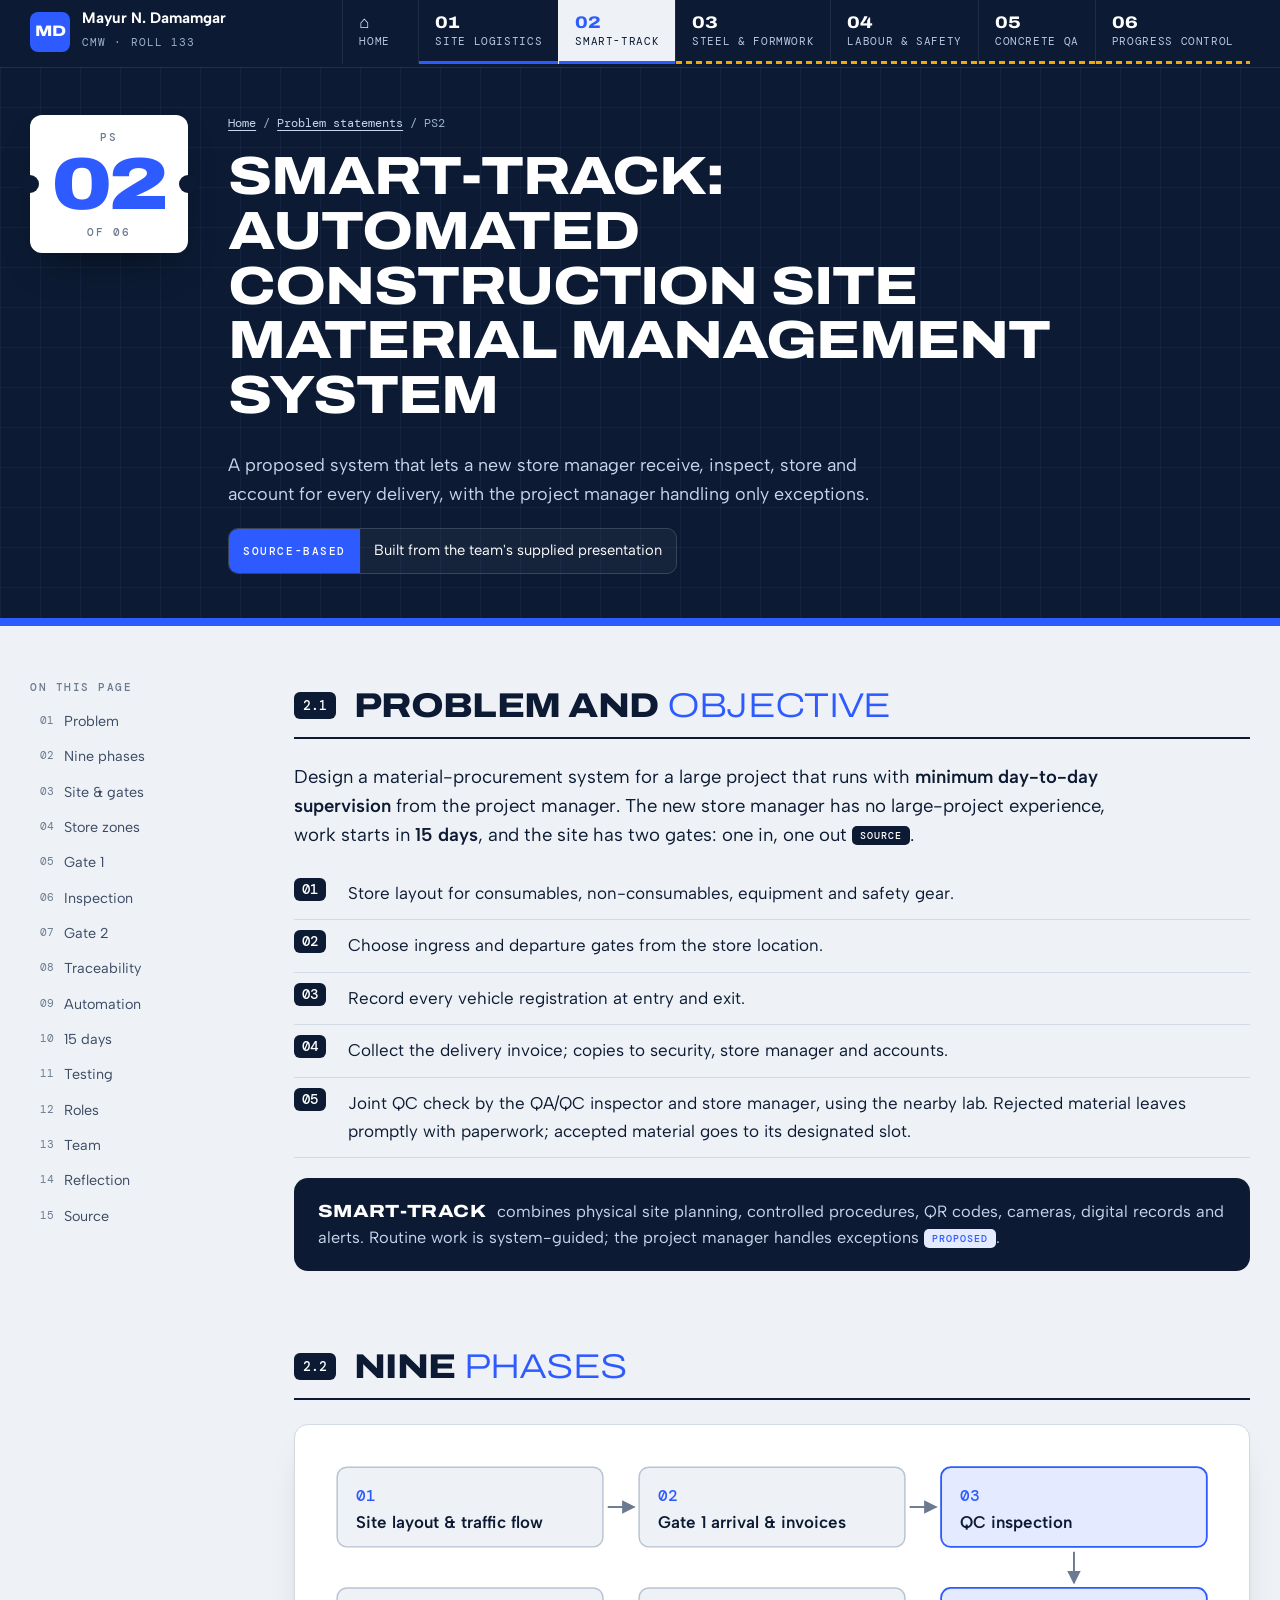
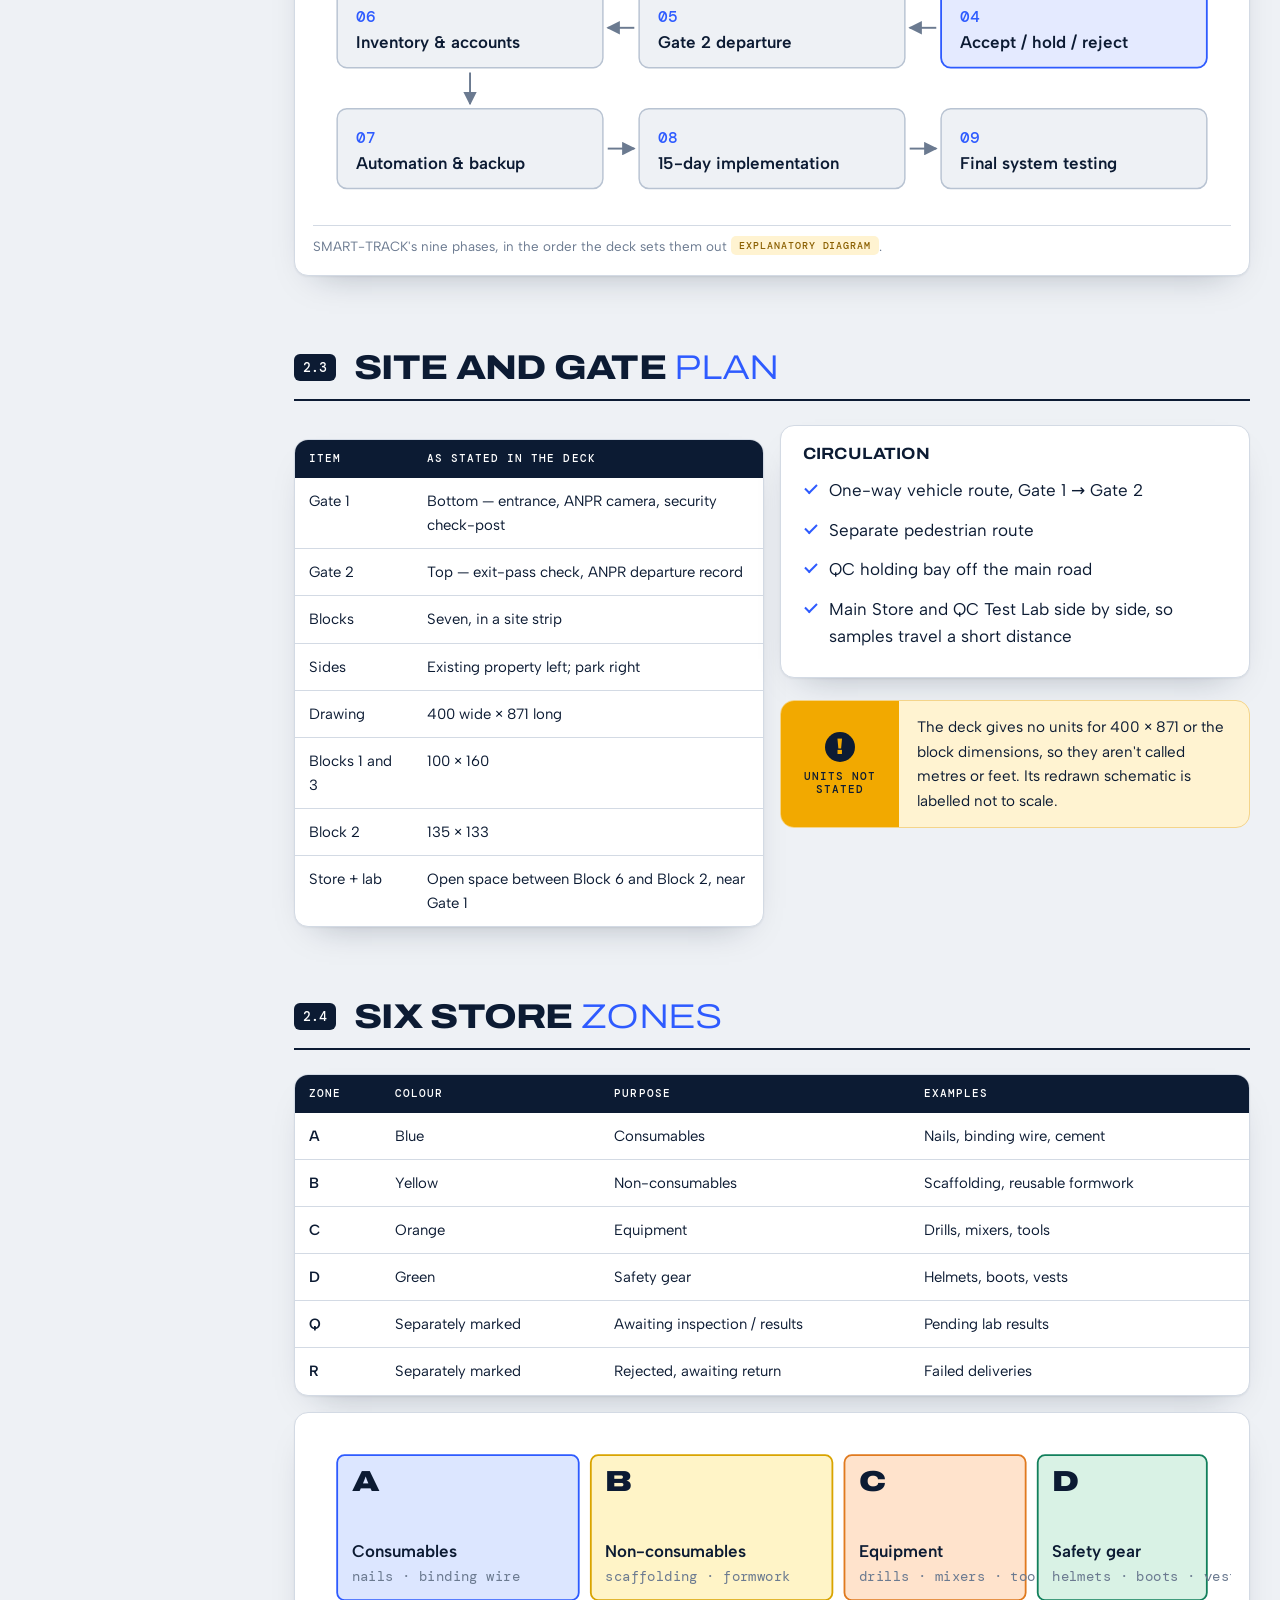
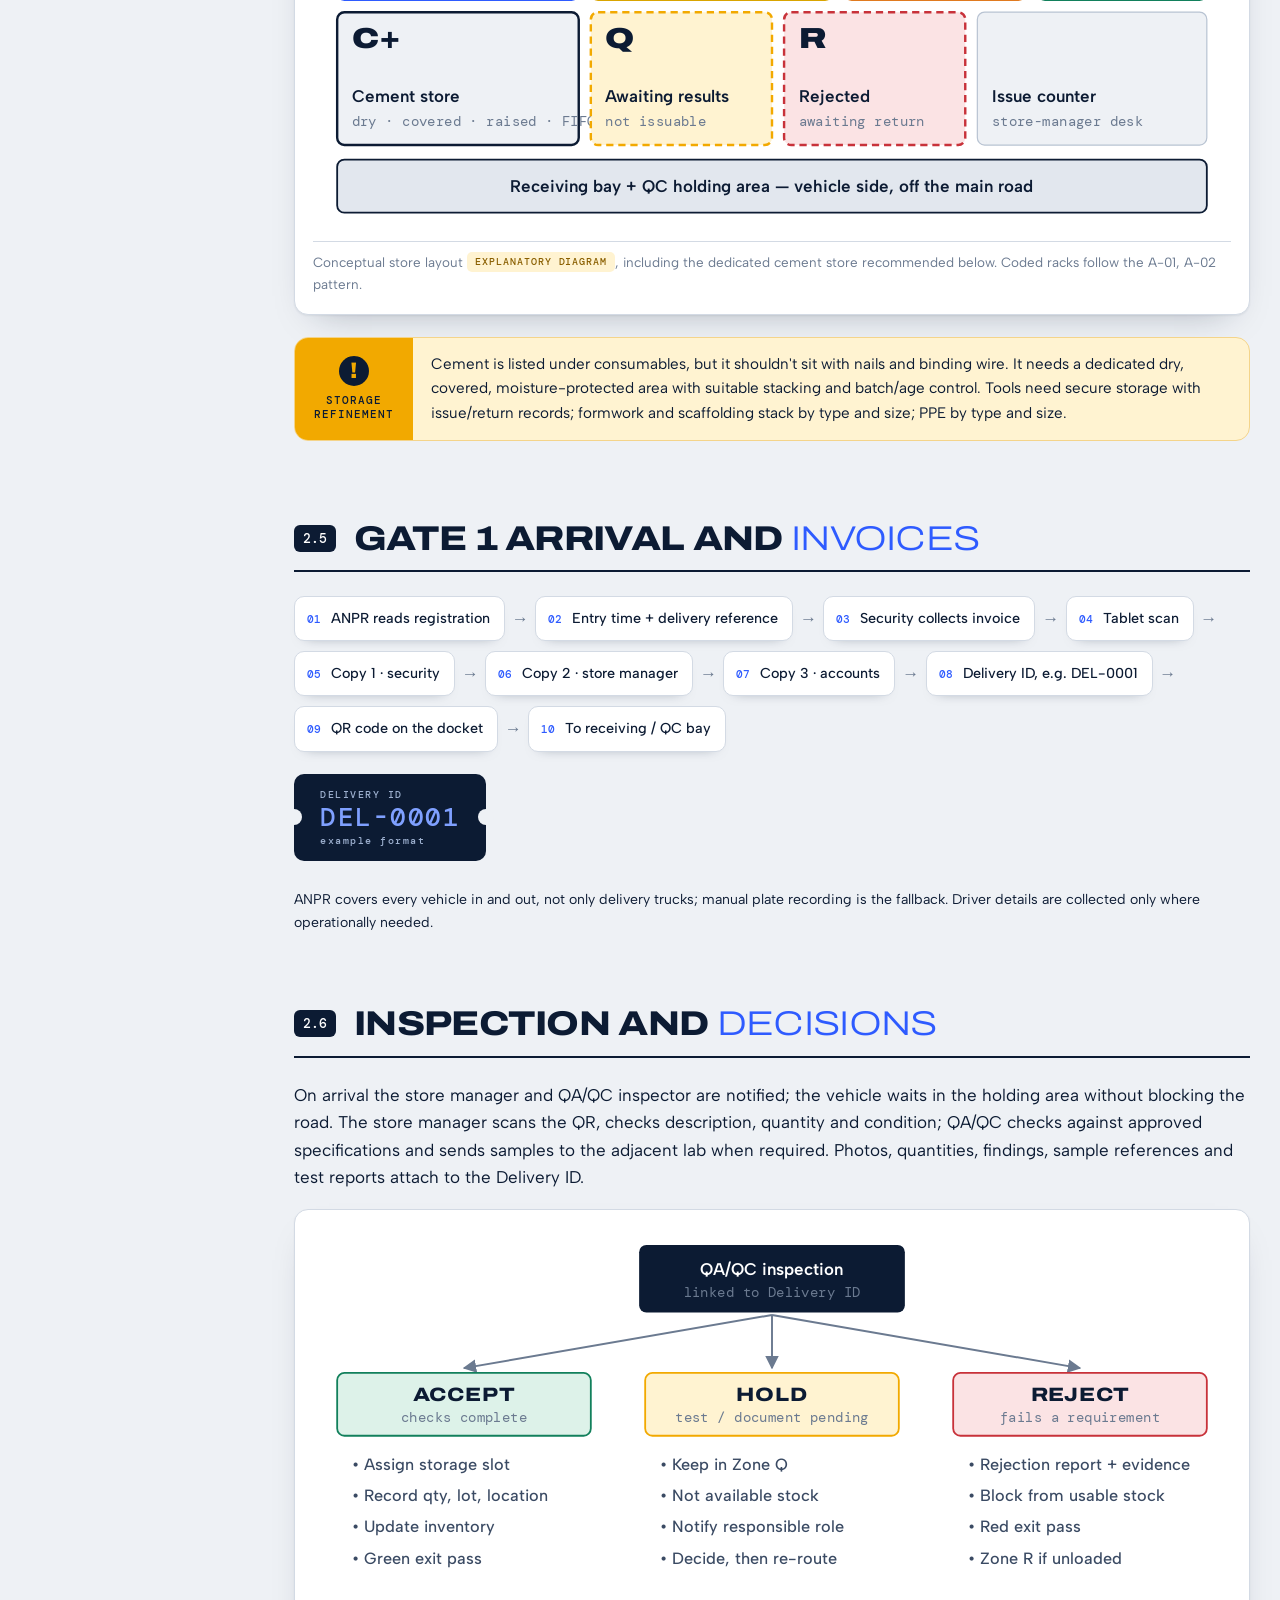
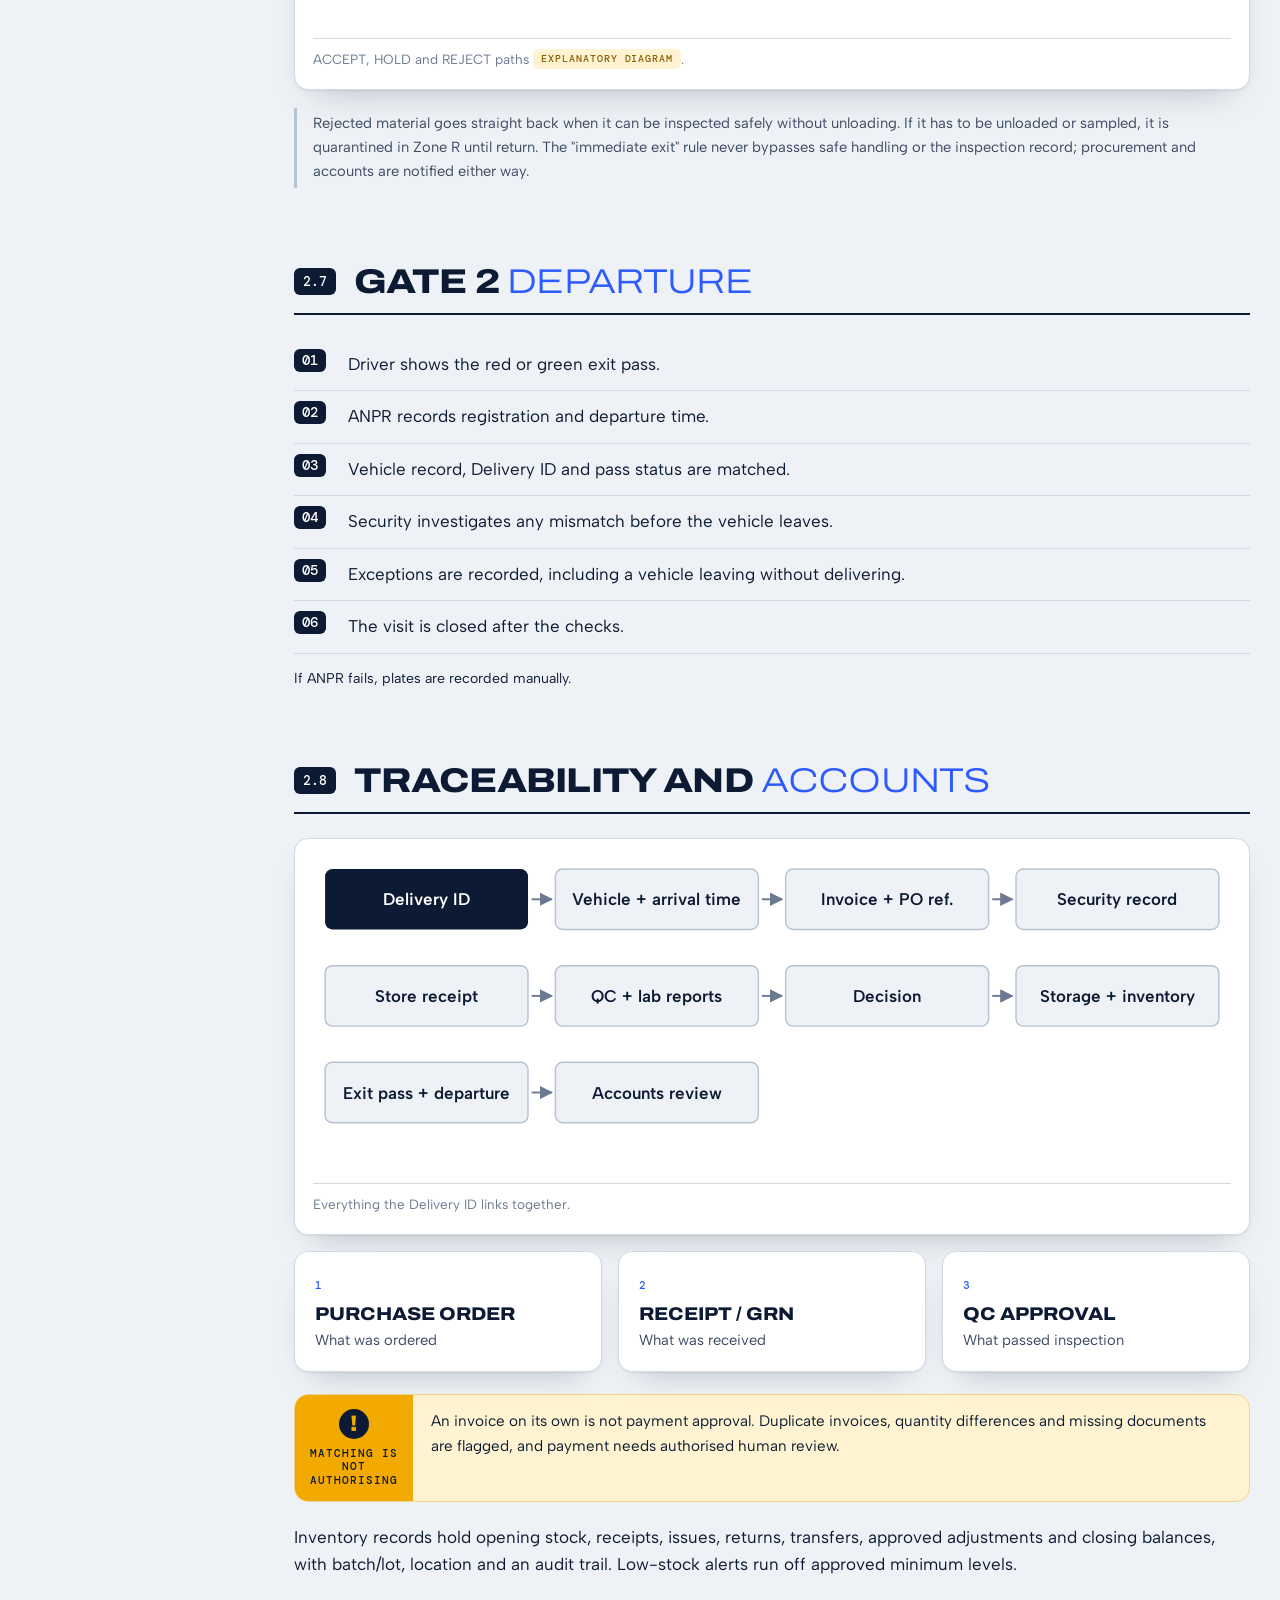
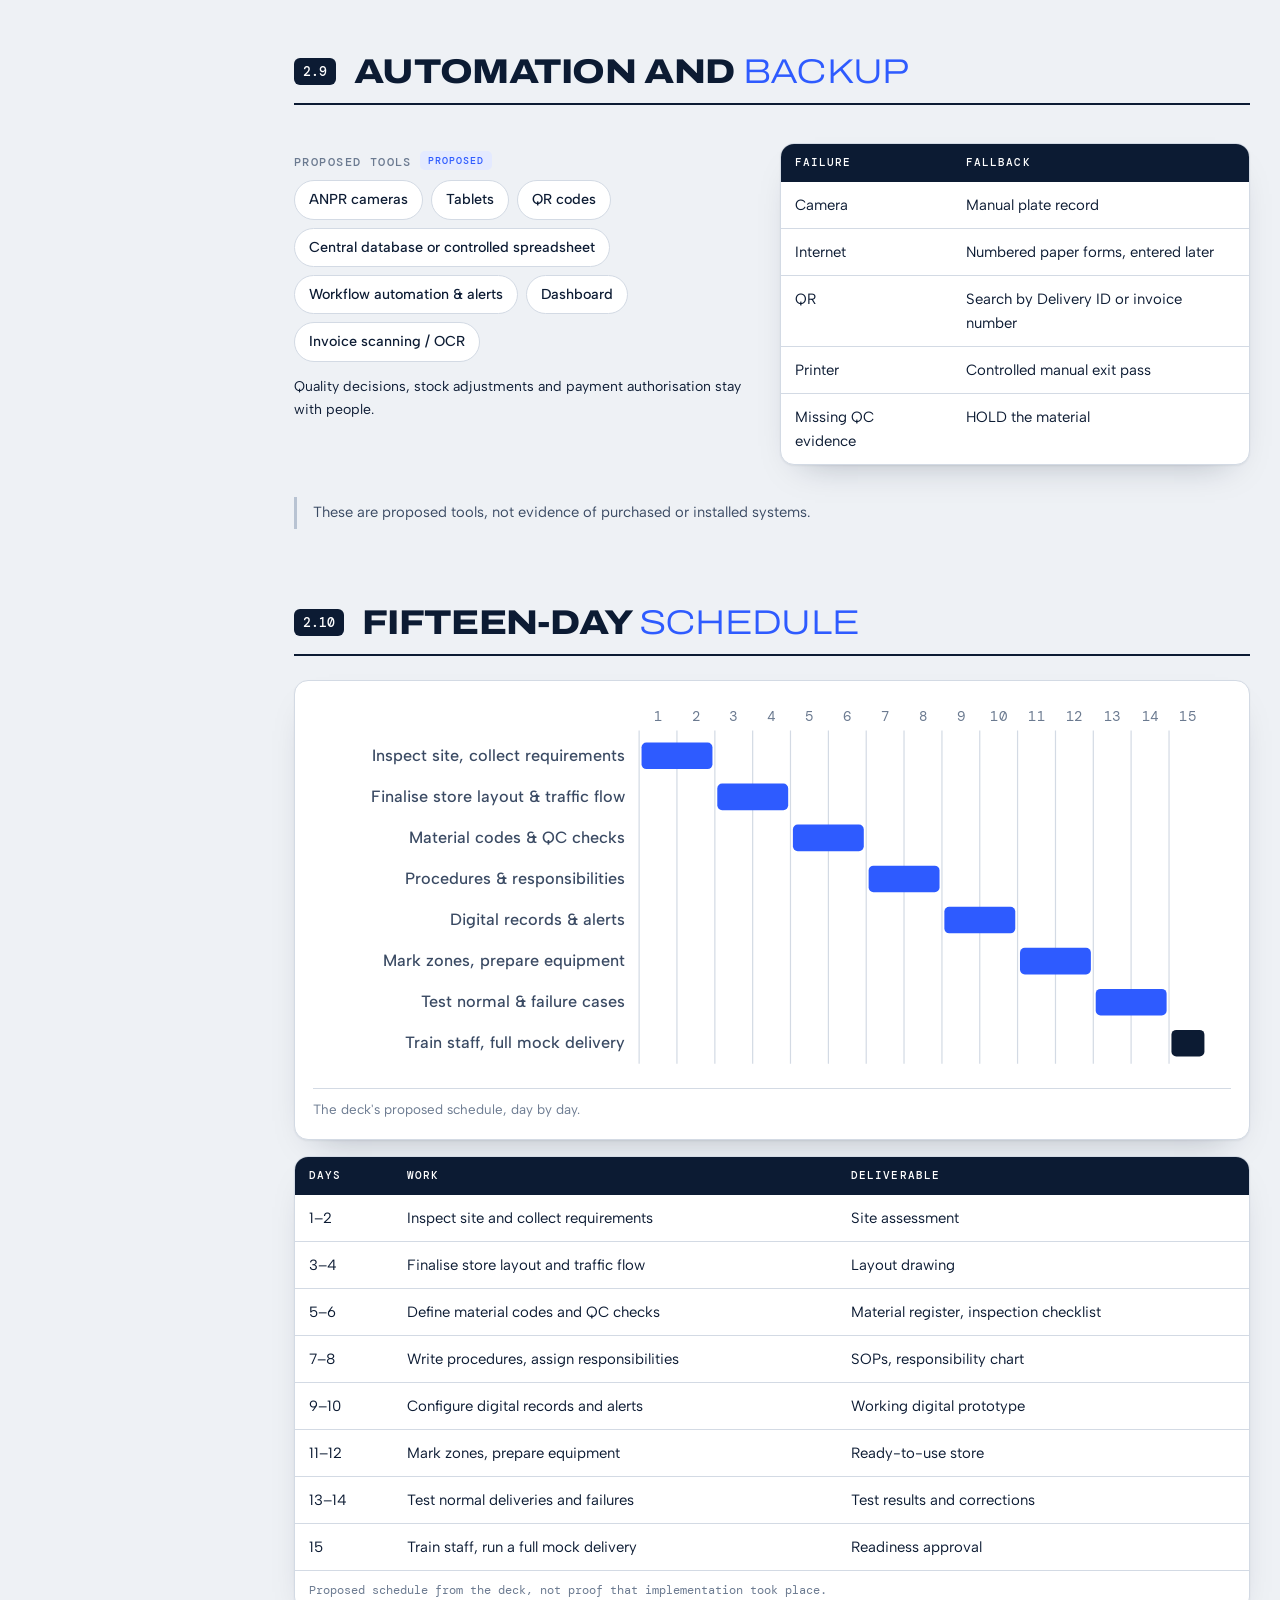
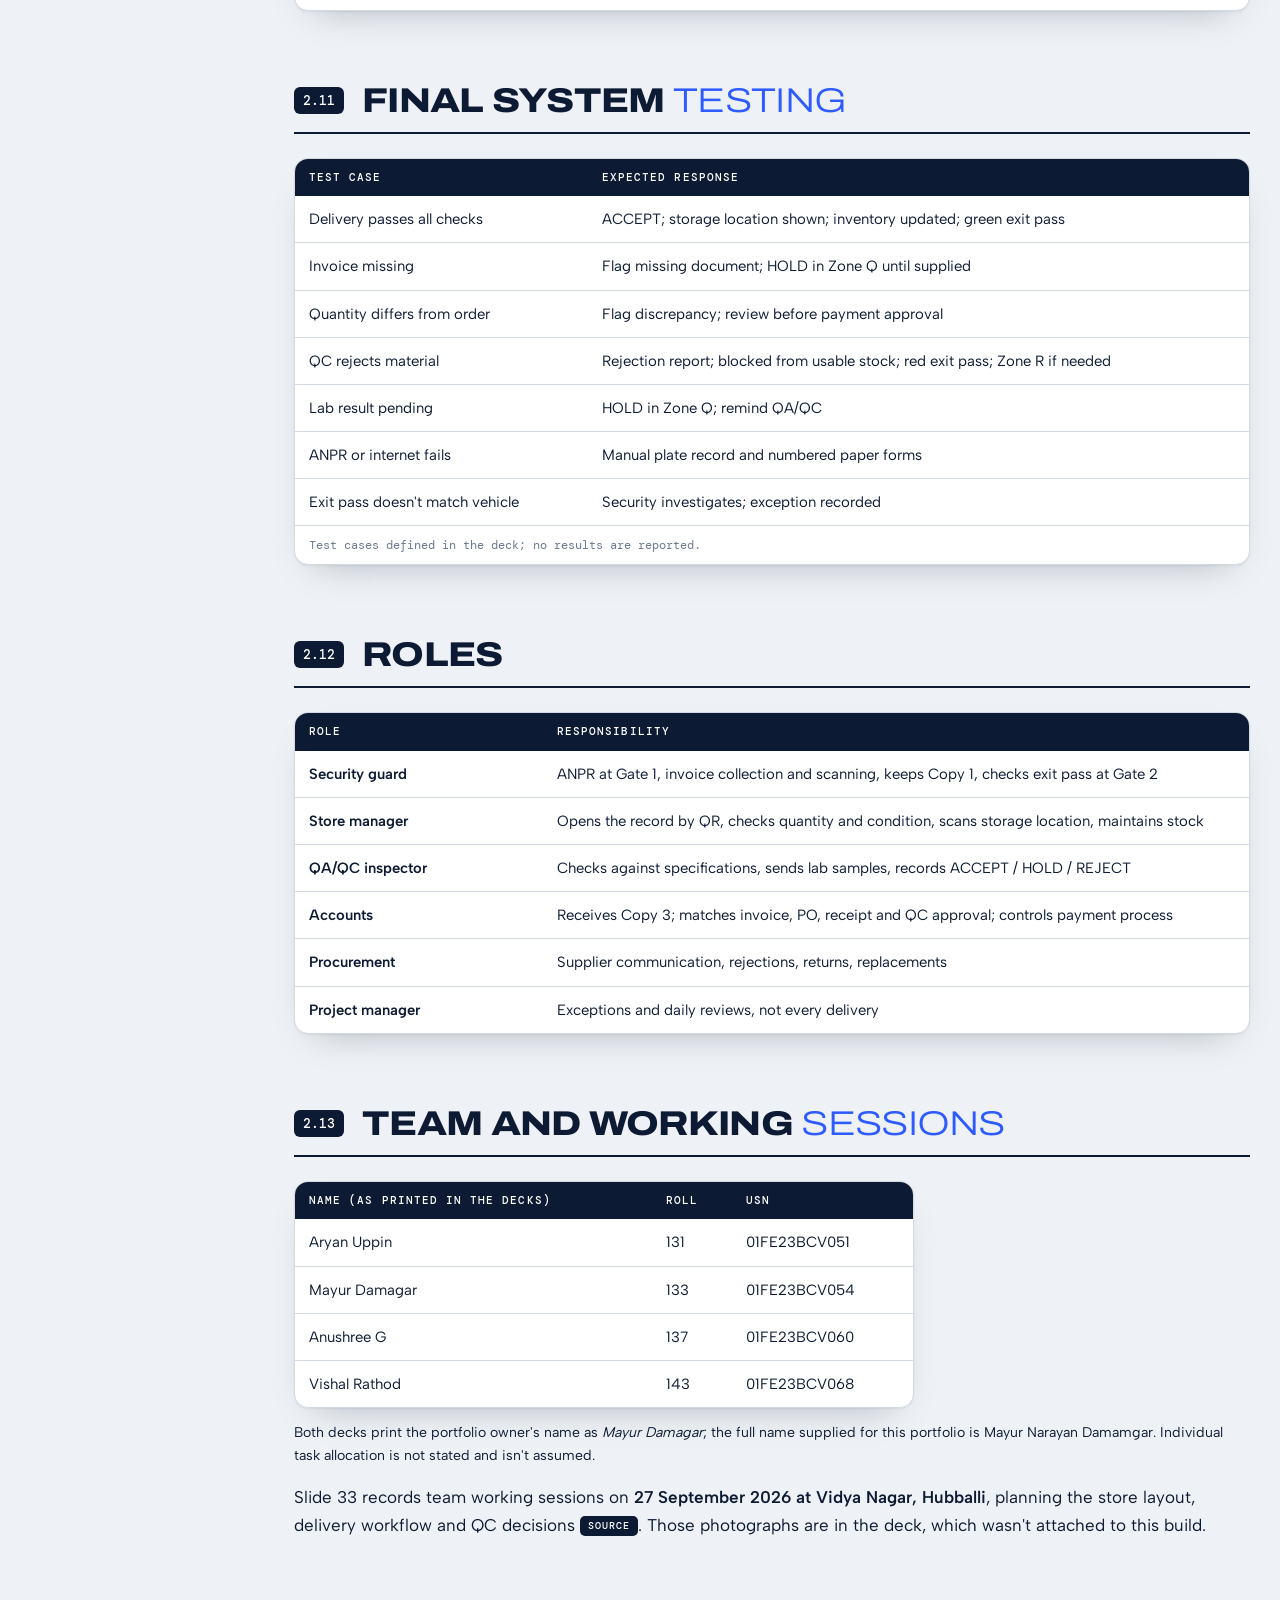
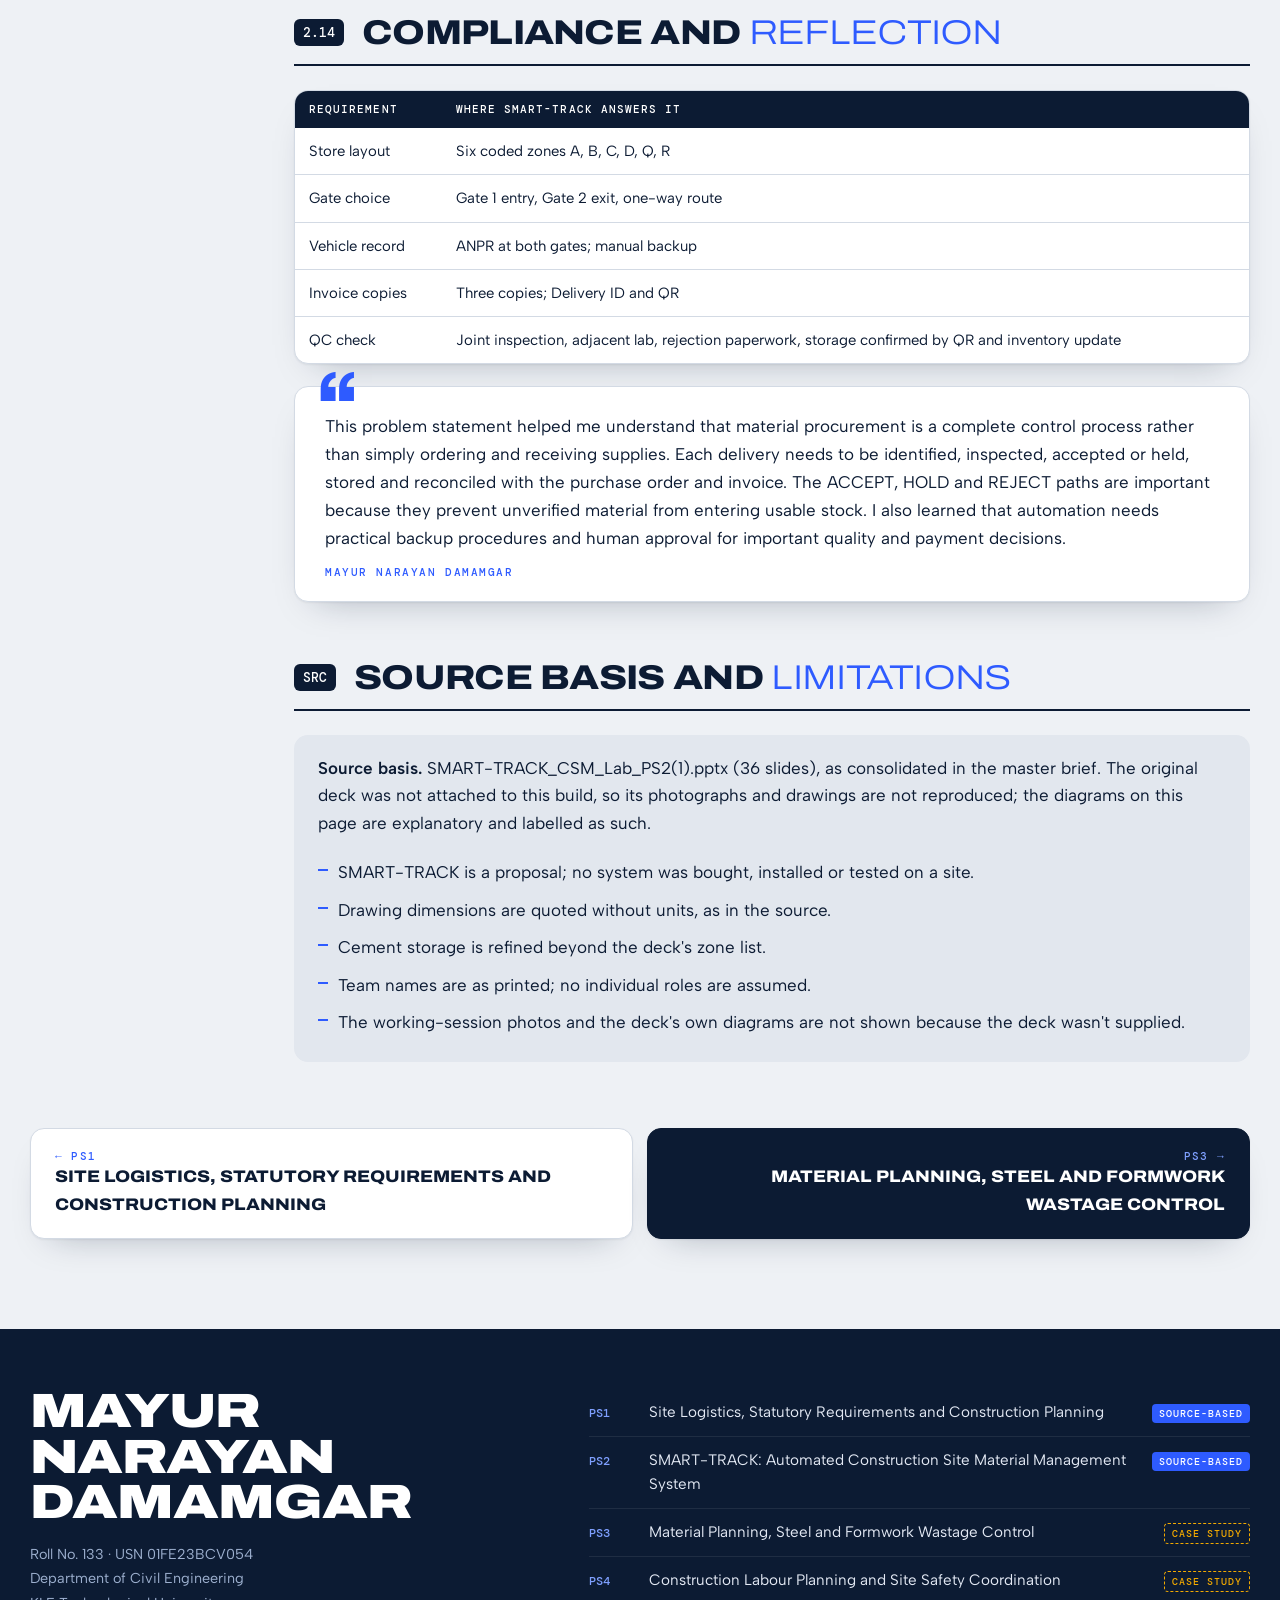
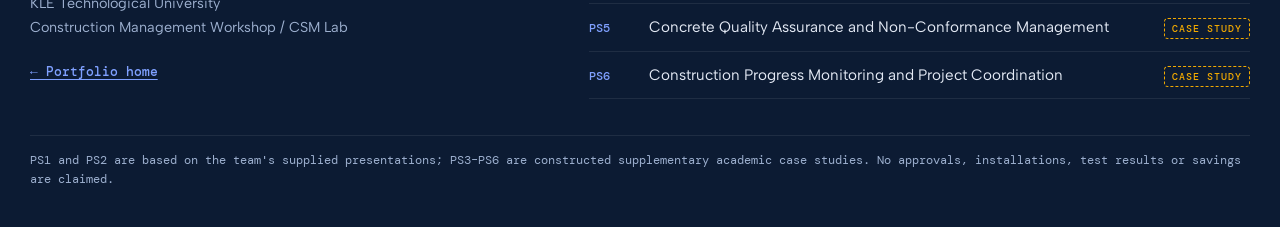
<file: problem-statements/ps2.html>
<!DOCTYPE html>
<html lang="en">
<head>
<meta charset="utf-8">
<meta name="viewport" content="width=device-width, initial-scale=1">
<title>PS2 · SMART-TRACK: Automated Construction Site Material Management System — Mayur Narayan Damamgar</title>
<meta name="description" content="Mayur Narayan Damamgar (Roll 133, USN 01FE23BCV054) — Construction Management Workshop problem statement 2: SMART-TRACK: Automated Construction Site Material Management System.">
<meta name="author" content="Mayur Narayan Damamgar">
<meta property="og:title" content="PS2 · SMART-TRACK: Automated Construction Site Material Management System — Mayur Narayan Damamgar">
<meta property="og:description" content="Mayur Narayan Damamgar (Roll 133, USN 01FE23BCV054) — Construction Management Workshop problem statement 2: SMART-TRACK: Automated Construction Site Material Management System.">
<meta name="theme-color" content="#0C1B33">
<link rel="icon" href="../assets/favicon.svg" type="image/svg+xml">
<link rel="preload" href="../assets/fonts/archivo-latin-wdth-normal.woff2" as="font" type="font/woff2" crossorigin>
<link rel="stylesheet" href="../assets/css/style.css">
<script>document.documentElement.classList.add('js')</script>
</head>
<body>
<a class="skip" href="#main">Skip to content</a><header class="top"><div class="top-in">
  <a class="mark" href="../index.html"><span class="mk" aria-hidden="true">MD</span><span class="mt"><b>Mayur N. Damamgar</b><small>CMW · Roll 133</small></span></a>
  <nav class="tabs" aria-label="Problem statements"><a class="tab home" href="../index.html"><b>⌂</b><span>Home</span></a><a class="tab src" href="ps1.html"><b>01</b><span>Site logistics</span></a><a class="tab src" href="ps2.html" aria-current="page"><b>02</b><span>SMART-TRACK</span></a><a class="tab cons" href="ps3.html"><b>03</b><span>Steel & formwork</span></a><a class="tab cons" href="ps4.html"><b>04</b><span>Labour & safety</span></a><a class="tab cons" href="ps5.html"><b>05</b><span>Concrete QA</span></a><a class="tab cons" href="ps6.html"><b>06</b><span>Progress control</span></a></nav>
</div><div class="progress" aria-hidden="true"></div></header><main id="main"><header class="ps-hero src"><div class="wrap ps-hero-in">
  <div class="ticket" aria-hidden="true"><span>PS</span><b>02</b><i>of 06</i></div>
  <div class="ps-ttl"><p class="crumbs"><a href="../index.html">Home</a> / <a href="../index.html#work">Problem statements</a> / PS2</p>
  <h1>SMART-TRACK: Automated Construction Site Material Management System</h1><p class="lede">A proposed system that lets a new store manager receive, inspect, store and account for every delivery, with the project manager handling only exceptions.</p><p class="stamp src"><b>Source-based</b><span>Built from the team's supplied presentation</span></p></div>
</div></header><div class="wrap ps-grid"><aside class="rail"><p>On this page</p><ol><li><a href="#brief">Problem</a></li><li><a href="#phases">Nine phases</a></li><li><a href="#site">Site & gates</a></li><li><a href="#zones">Store zones</a></li><li><a href="#gate1">Gate 1</a></li><li><a href="#qc">Inspection</a></li><li><a href="#gate2">Gate 2</a></li><li><a href="#trace">Traceability</a></li><li><a href="#auto">Automation</a></li><li><a href="#schedule">15 days</a></li><li><a href="#tests">Testing</a></li><li><a href="#roles">Roles</a></li><li><a href="#team">Team</a></li><li><a href="#reflection">Reflection</a></li><li><a href="#limits">Source</a></li></ol></aside><div class="ps-main"><section id="brief" class="sec"><header class="sec-h"><span class="code">2.1</span><h2>Problem and <em>objective</em></h2></header><div class="sec-b">
<p class="lead">Design a material-procurement system for a large project that runs with <b>minimum day-to-day supervision</b> from the project manager. The new store manager has no large-project experience, work starts in <b>15 days</b>, and the site has two gates: one in, one out <span class="tag t-src">Source</span>.</p>
<ol class="nlist"><li>Store layout for consumables, non-consumables, equipment and safety gear.</li><li>Choose ingress and departure gates from the store location.</li><li>Record every vehicle registration at entry and exit.</li><li>Collect the delivery invoice; copies to security, store manager and accounts.</li><li>Joint QC check by the QA/QC inspector and store manager, using the nearby lab. Rejected material leaves promptly with paperwork; accepted material goes to its designated slot.</li></ol>
<div class="callout"><b>SMART-TRACK</b> combines physical site planning, controlled procedures, QR codes, cameras, digital records and alerts. Routine work is system-guided; the project manager handles exceptions <span class="tag t-prop">Proposed</span>.</div></div></section><section id="phases" class="sec"><header class="sec-h"><span class="code">2.2</span><h2>Nine <em>phases</em></h2></header><div class="sec-b"><figure class="viz"><svg viewBox="0 0 760 306" role="img" aria-label="SMART-TRACK nine-phase workflow"><defs><marker id="ah" viewBox="0 0 10 10" refX="9" refY="5" markerWidth="7" markerHeight="7" orient="auto-start-reverse"><path d="M0 0L10 5L0 10z" class="ah"/></marker></defs><rect x="20" y="20" width="220" height="66" rx="8" class="bx"/><text x="36" y="48" class="num">01</text><text x="36" y="70" class="tx" text-anchor="start">Site layout & traffic flow</text><path d="M244 53.0L266 53.0" class="ln" marker-end="url(#ah)"/><rect x="270" y="20" width="220" height="66" rx="8" class="bx"/><text x="286" y="48" class="num">02</text><text x="286" y="70" class="tx" text-anchor="start">Gate 1 arrival & invoices</text><path d="M494 53.0L516 53.0" class="ln" marker-end="url(#ah)"/><rect x="520" y="20" width="220" height="66" rx="8" class="acc"/><text x="536" y="48" class="num">03</text><text x="536" y="70" class="tx" text-anchor="start">QC inspection</text><path d="M630.0 90L630.0 116" class="ln" marker-end="url(#ah)"/><rect x="520" y="120" width="220" height="66" rx="8" class="acc"/><text x="536" y="148" class="num">04</text><text x="536" y="170" class="tx" text-anchor="start">Accept / hold / reject</text><path d="M516 153.0L494 153.0" class="ln" marker-end="url(#ah)"/><rect x="270" y="120" width="220" height="66" rx="8" class="bx"/><text x="286" y="148" class="num">05</text><text x="286" y="170" class="tx" text-anchor="start">Gate 2 departure</text><path d="M266 153.0L244 153.0" class="ln" marker-end="url(#ah)"/><rect x="20" y="120" width="220" height="66" rx="8" class="bx"/><text x="36" y="148" class="num">06</text><text x="36" y="170" class="tx" text-anchor="start">Inventory & accounts</text><path d="M130.0 190L130.0 216" class="ln" marker-end="url(#ah)"/><rect x="20" y="220" width="220" height="66" rx="8" class="bx"/><text x="36" y="248" class="num">07</text><text x="36" y="270" class="tx" text-anchor="start">Automation & backup</text><path d="M244 253.0L266 253.0" class="ln" marker-end="url(#ah)"/><rect x="270" y="220" width="220" height="66" rx="8" class="bx"/><text x="286" y="248" class="num">08</text><text x="286" y="270" class="tx" text-anchor="start">15-day implementation</text><path d="M494 253.0L516 253.0" class="ln" marker-end="url(#ah)"/><rect x="520" y="220" width="220" height="66" rx="8" class="bx"/><text x="536" y="248" class="num">09</text><text x="536" y="270" class="tx" text-anchor="start">Final system testing</text></svg><figcaption>SMART-TRACK's nine phases, in the order the deck sets them out <span class="tag t-ill">Explanatory diagram</span>.</figcaption></figure></div></section><section id="site" class="sec"><header class="sec-h"><span class="code">2.3</span><h2>Site and gate <em>plan</em></h2></header><div class="sec-b">
<div class="g2">
<div><div class="tbl "><table><thead><tr><th scope="col" class="">Item</th><th scope="col" class="">As stated in the deck</th></tr></thead><tbody><tr><td data-l="Item" class="">Gate 1</td><td data-l="As stated in the deck" class="">Bottom — entrance, ANPR camera, security check-post</td></tr><tr><td data-l="Item" class="">Gate 2</td><td data-l="As stated in the deck" class="">Top — exit-pass check, ANPR departure record</td></tr><tr><td data-l="Item" class="">Blocks</td><td data-l="As stated in the deck" class="">Seven, in a site strip</td></tr><tr><td data-l="Item" class="">Sides</td><td data-l="As stated in the deck" class="">Existing property left; park right</td></tr><tr><td data-l="Item" class="">Drawing</td><td data-l="As stated in the deck" class="">400 wide × 871 long</td></tr><tr><td data-l="Item" class="">Blocks 1 and 3</td><td data-l="As stated in the deck" class="">100 × 160</td></tr><tr><td data-l="Item" class="">Block 2</td><td data-l="As stated in the deck" class="">135 × 133</td></tr><tr><td data-l="Item" class="">Store + lab</td><td data-l="As stated in the deck" class="">Open space between Block 6 and Block 2, near Gate 1</td></tr></tbody></table></div></div>
<div><div class="card "><h3>Circulation</h3><ul class="ticks"><li>One-way vehicle route, Gate 1 → Gate 2</li><li>Separate pedestrian route</li><li>QC holding bay off the main road</li><li>Main Store and QC Test Lab side by side, so samples travel a short distance</li></ul></div>
<aside class="flag"><b><i aria-hidden="true">!</i>Units not stated</b><div>The deck gives no units for 400 × 871 or the block dimensions, so they aren't called metres or feet. Its redrawn schematic is labelled not to scale.</div></aside></div>
</div></div></section><section id="zones" class="sec"><header class="sec-h"><span class="code">2.4</span><h2>Six store <em>zones</em></h2></header><div class="sec-b">
<div class="tbl "><table><thead><tr><th scope="col" class="">Zone</th><th scope="col" class="">Colour</th><th scope="col" class="">Purpose</th><th scope="col" class="">Examples</th></tr></thead><tbody><tr><td data-l="Zone" class=""><b>A</b></td><td data-l="Colour" class="">Blue</td><td data-l="Purpose" class="">Consumables</td><td data-l="Examples" class="">Nails, binding wire, cement</td></tr><tr><td data-l="Zone" class=""><b>B</b></td><td data-l="Colour" class="">Yellow</td><td data-l="Purpose" class="">Non-consumables</td><td data-l="Examples" class="">Scaffolding, reusable formwork</td></tr><tr><td data-l="Zone" class=""><b>C</b></td><td data-l="Colour" class="">Orange</td><td data-l="Purpose" class="">Equipment</td><td data-l="Examples" class="">Drills, mixers, tools</td></tr><tr><td data-l="Zone" class=""><b>D</b></td><td data-l="Colour" class="">Green</td><td data-l="Purpose" class="">Safety gear</td><td data-l="Examples" class="">Helmets, boots, vests</td></tr><tr><td data-l="Zone" class=""><b>Q</b></td><td data-l="Colour" class="">Separately marked</td><td data-l="Purpose" class="">Awaiting inspection / results</td><td data-l="Examples" class="">Pending lab results</td></tr><tr><td data-l="Zone" class=""><b>R</b></td><td data-l="Colour" class="">Separately marked</td><td data-l="Purpose" class="">Rejected, awaiting return</td><td data-l="Examples" class="">Failed deliveries</td></tr></tbody></table></div>
<figure class="viz"><svg viewBox="0 0 760 330" role="img" aria-label="Conceptual store layout with zones A, B, C, D, a dedicated cement store, Q and R, an issue counter and a receiving bay"><rect x="20" y="20" width="200" height="120" rx="6" class="za"/><text x="32" y="50" class="zcode">A</text><text x="32" y="104" class="tx" text-anchor="start">Consumables</text><text x="32" y="124" class="ts">nails · binding wire</text><rect x="230" y="20" width="200" height="120" rx="6" class="zb"/><text x="242" y="50" class="zcode">B</text><text x="242" y="104" class="tx" text-anchor="start">Non-consumables</text><text x="242" y="124" class="ts">scaffolding · formwork</text><rect x="440" y="20" width="150" height="120" rx="6" class="zc"/><text x="452" y="50" class="zcode">C</text><text x="452" y="104" class="tx" text-anchor="start">Equipment</text><text x="452" y="124" class="ts">drills · mixers · tools</text><rect x="600" y="20" width="140" height="120" rx="6" class="zd"/><text x="612" y="50" class="zcode">D</text><text x="612" y="104" class="tx" text-anchor="start">Safety gear</text><text x="612" y="124" class="ts">helmets · boots · vests</text><rect x="20" y="150" width="200" height="110" rx="6" class="zcem"/><text x="32" y="180" class="zcode">C+</text><text x="32" y="224" class="tx" text-anchor="start">Cement store</text><text x="32" y="244" class="ts">dry · covered · raised · FIFO</text><rect x="230" y="150" width="150" height="110" rx="6" class="zq"/><text x="242" y="180" class="zcode">Q</text><text x="242" y="224" class="tx" text-anchor="start">Awaiting results</text><text x="242" y="244" class="ts">not issuable</text><rect x="390" y="150" width="150" height="110" rx="6" class="zr"/><text x="402" y="180" class="zcode">R</text><text x="402" y="224" class="tx" text-anchor="start">Rejected</text><text x="402" y="244" class="ts">awaiting return</text><rect x="550" y="150" width="190" height="110" rx="6" class="zi"/><text x="562" y="224" class="tx" text-anchor="start">Issue counter</text><text x="562" y="244" class="ts">store-manager desk</text><rect x="20" y="272" width="720" height="44" rx="6" class="recv"/><text x="380" y="299" text-anchor="middle" class="tx">Receiving bay + QC holding area — vehicle side, off the main road</text></svg><figcaption>Conceptual store layout <span class="tag t-ill">Explanatory diagram</span>, including the dedicated cement store recommended below. Coded racks follow the A-01, A-02 pattern.</figcaption></figure>
<aside class="flag"><b><i aria-hidden="true">!</i>Storage refinement</b><div>Cement is listed under consumables, but it shouldn't sit with nails and binding wire. It needs a dedicated dry, covered, moisture-protected area with suitable stacking and batch/age control. Tools need secure storage with issue/return records; formwork and scaffolding stack by type and size; PPE by type and size.</div></aside></div></section><section id="gate1" class="sec"><header class="sec-h"><span class="code">2.5</span><h2>Gate 1 arrival and <em>invoices</em></h2></header><div class="sec-b">
<ol class="flow "><li><span>ANPR reads registration</span></li><li><span>Entry time + delivery reference</span></li><li><span>Security collects invoice</span></li><li><span>Tablet scan</span></li><li><span>Copy 1 · security</span></li><li><span>Copy 2 · store manager</span></li><li><span>Copy 3 · accounts</span></li><li><span>Delivery ID, e.g. DEL-0001</span></li><li><span>QR code on the docket</span></li><li><span>To receiving / QC bay</span></li></ol>
<div class="ticketrow" aria-hidden="true"><div class="dticket"><span>DELIVERY ID</span><b>DEL-0001</b><i>example format</i></div></div>
<p class="small">ANPR covers every vehicle in and out, not only delivery trucks; manual plate recording is the fallback. Driver details are collected only where operationally needed.</p></div></section><section id="qc" class="sec"><header class="sec-h"><span class="code">2.6</span><h2>Inspection and <em>decisions</em></h2></header><div class="sec-b">
<p>On arrival the store manager and QA/QC inspector are notified; the vehicle waits in the holding area without blocking the road. The store manager scans the QR, checks description, quantity and condition; QA/QC checks against approved specifications and sends samples to the adjacent lab when required. Photos, quantities, findings, sample references and test reports attach to the Delivery ID.</p>
<figure class="viz"><svg viewBox="0 0 760 330" role="img" aria-label="Decision paths after QC inspection: accept, hold or reject"><defs><marker id="ah" viewBox="0 0 10 10" refX="9" refY="5" markerWidth="7" markerHeight="7" orient="auto-start-reverse"><path d="M0 0L10 5L0 10z" class="ah"/></marker></defs><rect x="270" y="14" width="220" height="56" rx="6" class="navy"/><text x="380.0" y="39.0" text-anchor="middle" class="txw">QA/QC inspection</text><text x="380.0" y="57.0" text-anchor="middle" class="ts">linked to Delivery ID</text><path d="M380 72L125 116" class="ln" marker-end="url(#ah)"/><rect x="20" y="120" width="210" height="52" rx="6" class="ok"/><text x="125.0" y="143.0" text-anchor="middle" class="txb">ACCEPT</text><text x="125.0" y="161.0" text-anchor="middle" class="ts">checks complete</text><text x="32" y="200" class="ts2">• Assign storage slot</text><text x="32" y="226" class="ts2">• Record qty, lot, location</text><text x="32" y="252" class="ts2">• Update inventory</text><text x="32" y="278" class="ts2">• Green exit pass</text><path d="M380 72L380 116" class="ln" marker-end="url(#ah)"/><rect x="275" y="120" width="210" height="52" rx="6" class="hold"/><text x="380.0" y="143.0" text-anchor="middle" class="txb">HOLD</text><text x="380.0" y="161.0" text-anchor="middle" class="ts">test / document pending</text><text x="287" y="200" class="ts2">• Keep in Zone Q</text><text x="287" y="226" class="ts2">• Not available stock</text><text x="287" y="252" class="ts2">• Notify responsible role</text><text x="287" y="278" class="ts2">• Decide, then re-route</text><path d="M380 72L635 116" class="ln" marker-end="url(#ah)"/><rect x="530" y="120" width="210" height="52" rx="6" class="rej"/><text x="635.0" y="143.0" text-anchor="middle" class="txb">REJECT</text><text x="635.0" y="161.0" text-anchor="middle" class="ts">fails a requirement</text><text x="542" y="200" class="ts2">• Rejection report + evidence</text><text x="542" y="226" class="ts2">• Block from usable stock</text><text x="542" y="252" class="ts2">• Red exit pass</text><text x="542" y="278" class="ts2">• Zone R if unloaded</text></svg><figcaption>ACCEPT, HOLD and REJECT paths <span class="tag t-ill">Explanatory diagram</span>.</figcaption></figure>
<p class="note">Rejected material goes straight back when it can be inspected safely without unloading. If it has to be unloaded or sampled, it is quarantined in Zone R until return. The "immediate exit" rule never bypasses safe handling or the inspection record; procurement and accounts are notified either way.</p></div></section><section id="gate2" class="sec"><header class="sec-h"><span class="code">2.7</span><h2>Gate 2 <em>departure</em></h2></header><div class="sec-b">
<ol class="nlist"><li>Driver shows the red or green exit pass.</li><li>ANPR records registration and departure time.</li><li>Vehicle record, Delivery ID and pass status are matched.</li><li>Security investigates any mismatch before the vehicle leaves.</li><li>Exceptions are recorded, including a vehicle leaving without delivering.</li><li>The visit is closed after the checks.</li></ol>
<p class="small">If ANPR fails, plates are recorded manually.</p></div></section><section id="trace" class="sec"><header class="sec-h"><span class="code">2.8</span><h2>Traceability and <em>accounts</em></h2></header><div class="sec-b">
<figure class="viz"><svg viewBox="0 0 760 260" role="img" aria-label="Everything linked to the Delivery ID"><defs><marker id="ah" viewBox="0 0 10 10" refX="9" refY="5" markerWidth="7" markerHeight="7" orient="auto-start-reverse"><path d="M0 0L10 5L0 10z" class="ah"/></marker></defs><rect x="10.0" y="10" width="168" height="50" rx="6" class="navy"/><text x="94.0" y="40.0" text-anchor="middle" class="txw">Delivery ID</text><path d="M181.0 35.0L197.66666666666666 35.0" class="ln" marker-end="url(#ah)"/><rect x="200.66666666666666" y="10" width="168" height="50" rx="6" class="bx"/><text x="284.66666666666663" y="40.0" text-anchor="middle" class="tx">Vehicle + arrival time</text><path d="M371.66666666666663 35.0L388.3333333333333 35.0" class="ln" marker-end="url(#ah)"/><rect x="391.3333333333333" y="10" width="168" height="50" rx="6" class="bx"/><text x="475.3333333333333" y="40.0" text-anchor="middle" class="tx">Invoice + PO ref.</text><path d="M562.3333333333333 35.0L578.9999999999999 35.0" class="ln" marker-end="url(#ah)"/><rect x="582.0" y="10" width="168" height="50" rx="6" class="bx"/><text x="666.0" y="40.0" text-anchor="middle" class="tx">Security record</text><rect x="10.0" y="90" width="168" height="50" rx="6" class="bx"/><text x="94.0" y="120.0" text-anchor="middle" class="tx">Store receipt</text><path d="M181.0 115.0L197.66666666666666 115.0" class="ln" marker-end="url(#ah)"/><rect x="200.66666666666666" y="90" width="168" height="50" rx="6" class="bx"/><text x="284.66666666666663" y="120.0" text-anchor="middle" class="tx">QC + lab reports</text><path d="M371.66666666666663 115.0L388.3333333333333 115.0" class="ln" marker-end="url(#ah)"/><rect x="391.3333333333333" y="90" width="168" height="50" rx="6" class="bx"/><text x="475.3333333333333" y="120.0" text-anchor="middle" class="tx">Decision</text><path d="M562.3333333333333 115.0L578.9999999999999 115.0" class="ln" marker-end="url(#ah)"/><rect x="582.0" y="90" width="168" height="50" rx="6" class="bx"/><text x="666.0" y="120.0" text-anchor="middle" class="tx">Storage + inventory</text><rect x="10.0" y="170" width="168" height="50" rx="6" class="bx"/><text x="94.0" y="200.0" text-anchor="middle" class="tx">Exit pass + departure</text><path d="M181.0 195.0L197.66666666666666 195.0" class="ln" marker-end="url(#ah)"/><rect x="200.66666666666666" y="170" width="168" height="50" rx="6" class="bx"/><text x="284.66666666666663" y="200.0" text-anchor="middle" class="tx">Accounts review</text></svg><figcaption>Everything the Delivery ID links together.</figcaption></figure>
<div class="g3 match"><div><span>1</span><b>Purchase order</b><p>What was ordered</p></div><div><span>2</span><b>Receipt / GRN</b><p>What was received</p></div><div><span>3</span><b>QC approval</b><p>What passed inspection</p></div></div>
<aside class="flag"><b><i aria-hidden="true">!</i>Matching is not authorising</b><div>An invoice on its own is not payment approval. Duplicate invoices, quantity differences and missing documents are flagged, and payment needs authorised human review.</div></aside>
<p>Inventory records hold opening stock, receipts, issues, returns, transfers, approved adjustments and closing balances, with batch/lot, location and an audit trail. Low-stock alerts run off approved minimum levels.</p></div></section><section id="auto" class="sec"><header class="sec-h"><span class="code">2.9</span><h2>Automation and <em>backup</em></h2></header><div class="sec-b">
<div class="g2">
<div><h4>Proposed tools <span class="tag t-prop">Proposed</span></h4><div class="chips"><span>ANPR cameras</span><span>Tablets</span><span>QR codes</span><span>Central database or controlled spreadsheet</span><span>Workflow automation & alerts</span><span>Dashboard</span><span>Invoice scanning / OCR</span></div>
<p class="small">Quality decisions, stock adjustments and payment authorisation stay with people.</p></div>
<div class="tbl "><table><thead><tr><th scope="col" class="">Failure</th><th scope="col" class="">Fallback</th></tr></thead><tbody><tr><td data-l="Failure" class="">Camera</td><td data-l="Fallback" class="">Manual plate record</td></tr><tr><td data-l="Failure" class="">Internet</td><td data-l="Fallback" class="">Numbered paper forms, entered later</td></tr><tr><td data-l="Failure" class="">QR</td><td data-l="Fallback" class="">Search by Delivery ID or invoice number</td></tr><tr><td data-l="Failure" class="">Printer</td><td data-l="Fallback" class="">Controlled manual exit pass</td></tr><tr><td data-l="Failure" class="">Missing QC evidence</td><td data-l="Fallback" class="">HOLD the material</td></tr></tbody></table></div>
</div>
<p class="note">These are proposed tools, not evidence of purchased or installed systems.</p></div></section><section id="schedule" class="sec"><header class="sec-h"><span class="code">2.10</span><h2>Fifteen-day <em>schedule</em></h2></header><div class="sec-b">
<figure class="viz"><svg viewBox="0 0 760 312" role="img" aria-label="Fifteen-day implementation schedule as a bar chart"><text x="285.7" y="18" text-anchor="middle" class="ts">1</text><line x1="270.0" y1="26" x2="270.0" y2="302" class="gl"/><text x="317.0" y="18" text-anchor="middle" class="ts">2</text><line x1="301.3" y1="26" x2="301.3" y2="302" class="gl"/><text x="348.3" y="18" text-anchor="middle" class="ts">3</text><line x1="332.7" y1="26" x2="332.7" y2="302" class="gl"/><text x="379.7" y="18" text-anchor="middle" class="ts">4</text><line x1="364.0" y1="26" x2="364.0" y2="302" class="gl"/><text x="411.0" y="18" text-anchor="middle" class="ts">5</text><line x1="395.3" y1="26" x2="395.3" y2="302" class="gl"/><text x="442.3" y="18" text-anchor="middle" class="ts">6</text><line x1="426.7" y1="26" x2="426.7" y2="302" class="gl"/><text x="473.7" y="18" text-anchor="middle" class="ts">7</text><line x1="458.0" y1="26" x2="458.0" y2="302" class="gl"/><text x="505.0" y="18" text-anchor="middle" class="ts">8</text><line x1="489.3" y1="26" x2="489.3" y2="302" class="gl"/><text x="536.3" y="18" text-anchor="middle" class="ts">9</text><line x1="520.7" y1="26" x2="520.7" y2="302" class="gl"/><text x="567.7" y="18" text-anchor="middle" class="ts">10</text><line x1="552.0" y1="26" x2="552.0" y2="302" class="gl"/><text x="599.0" y="18" text-anchor="middle" class="ts">11</text><line x1="583.3" y1="26" x2="583.3" y2="302" class="gl"/><text x="630.3" y="18" text-anchor="middle" class="ts">12</text><line x1="614.7" y1="26" x2="614.7" y2="302" class="gl"/><text x="661.7" y="18" text-anchor="middle" class="ts">13</text><line x1="646.0" y1="26" x2="646.0" y2="302" class="gl"/><text x="693.0" y="18" text-anchor="middle" class="ts">14</text><line x1="677.3" y1="26" x2="677.3" y2="302" class="gl"/><text x="724.3" y="18" text-anchor="middle" class="ts">15</text><line x1="708.7" y1="26" x2="708.7" y2="302" class="gl"/><text x="258" y="51" text-anchor="end" class="ts2">Inspect site, collect requirements</text><rect x="272.0" y="36" width="58.7" height="22" rx="4" class="gantt"/><text x="258" y="85" text-anchor="end" class="ts2">Finalise store layout & traffic flow</text><rect x="334.7" y="70" width="58.7" height="22" rx="4" class="gantt"/><text x="258" y="119" text-anchor="end" class="ts2">Material codes & QC checks</text><rect x="397.3" y="104" width="58.7" height="22" rx="4" class="gantt"/><text x="258" y="153" text-anchor="end" class="ts2">Procedures & responsibilities</text><rect x="460.0" y="138" width="58.7" height="22" rx="4" class="gantt"/><text x="258" y="187" text-anchor="end" class="ts2">Digital records & alerts</text><rect x="522.7" y="172" width="58.7" height="22" rx="4" class="gantt"/><text x="258" y="221" text-anchor="end" class="ts2">Mark zones, prepare equipment</text><rect x="585.3" y="206" width="58.7" height="22" rx="4" class="gantt"/><text x="258" y="255" text-anchor="end" class="ts2">Test normal & failure cases</text><rect x="648.0" y="240" width="58.7" height="22" rx="4" class="gantt"/><text x="258" y="289" text-anchor="end" class="ts2">Train staff, full mock delivery</text><rect x="710.7" y="274" width="27.3" height="22" rx="4" class="gantt2"/></svg><figcaption>The deck's proposed schedule, day by day.</figcaption></figure>
<div class="tbl "><table><caption>Proposed schedule from the deck, not proof that implementation took place.</caption><thead><tr><th scope="col" class="">Days</th><th scope="col" class="">Work</th><th scope="col" class="">Deliverable</th></tr></thead><tbody><tr><td data-l="Days" class="">1–2</td><td data-l="Work" class="">Inspect site and collect requirements</td><td data-l="Deliverable" class="">Site assessment</td></tr><tr><td data-l="Days" class="">3–4</td><td data-l="Work" class="">Finalise store layout and traffic flow</td><td data-l="Deliverable" class="">Layout drawing</td></tr><tr><td data-l="Days" class="">5–6</td><td data-l="Work" class="">Define material codes and QC checks</td><td data-l="Deliverable" class="">Material register, inspection checklist</td></tr><tr><td data-l="Days" class="">7–8</td><td data-l="Work" class="">Write procedures, assign responsibilities</td><td data-l="Deliverable" class="">SOPs, responsibility chart</td></tr><tr><td data-l="Days" class="">9–10</td><td data-l="Work" class="">Configure digital records and alerts</td><td data-l="Deliverable" class="">Working digital prototype</td></tr><tr><td data-l="Days" class="">11–12</td><td data-l="Work" class="">Mark zones, prepare equipment</td><td data-l="Deliverable" class="">Ready-to-use store</td></tr><tr><td data-l="Days" class="">13–14</td><td data-l="Work" class="">Test normal deliveries and failures</td><td data-l="Deliverable" class="">Test results and corrections</td></tr><tr><td data-l="Days" class="">15</td><td data-l="Work" class="">Train staff, run a full mock delivery</td><td data-l="Deliverable" class="">Readiness approval</td></tr></tbody></table></div></div></section><section id="tests" class="sec"><header class="sec-h"><span class="code">2.11</span><h2>Final system <em>testing</em></h2></header><div class="sec-b"><div class="tbl "><table><caption>Test cases defined in the deck; no results are reported.</caption><thead><tr><th scope="col" class="">Test case</th><th scope="col" class="">Expected response</th></tr></thead><tbody><tr><td data-l="Test case" class="">Delivery passes all checks</td><td data-l="Expected response" class="">ACCEPT; storage location shown; inventory updated; green exit pass</td></tr><tr><td data-l="Test case" class="">Invoice missing</td><td data-l="Expected response" class="">Flag missing document; HOLD in Zone Q until supplied</td></tr><tr><td data-l="Test case" class="">Quantity differs from order</td><td data-l="Expected response" class="">Flag discrepancy; review before payment approval</td></tr><tr><td data-l="Test case" class="">QC rejects material</td><td data-l="Expected response" class="">Rejection report; blocked from usable stock; red exit pass; Zone R if needed</td></tr><tr><td data-l="Test case" class="">Lab result pending</td><td data-l="Expected response" class="">HOLD in Zone Q; remind QA/QC</td></tr><tr><td data-l="Test case" class="">ANPR or internet fails</td><td data-l="Expected response" class="">Manual plate record and numbered paper forms</td></tr><tr><td data-l="Test case" class="">Exit pass doesn't match vehicle</td><td data-l="Expected response" class="">Security investigates; exception recorded</td></tr></tbody></table></div></div></section><section id="roles" class="sec"><header class="sec-h"><span class="code">2.12</span><h2>Roles</h2></header><div class="sec-b"><div class="tbl roles"><table><thead><tr><th scope="col" class="">Role</th><th scope="col" class="">Responsibility</th></tr></thead><tbody><tr><td data-l="Role" class="">Security guard</td><td data-l="Responsibility" class="">ANPR at Gate 1, invoice collection and scanning, keeps Copy 1, checks exit pass at Gate 2</td></tr><tr><td data-l="Role" class="">Store manager</td><td data-l="Responsibility" class="">Opens the record by QR, checks quantity and condition, scans storage location, maintains stock</td></tr><tr><td data-l="Role" class="">QA/QC inspector</td><td data-l="Responsibility" class="">Checks against specifications, sends lab samples, records ACCEPT / HOLD / REJECT</td></tr><tr><td data-l="Role" class="">Accounts</td><td data-l="Responsibility" class="">Receives Copy 3; matches invoice, PO, receipt and QC approval; controls payment process</td></tr><tr><td data-l="Role" class="">Procurement</td><td data-l="Responsibility" class="">Supplier communication, rejections, returns, replacements</td></tr><tr><td data-l="Role" class="">Project manager</td><td data-l="Responsibility" class="">Exceptions and daily reviews, not every delivery</td></tr></tbody></table></div></div></section><section id="team" class="sec"><header class="sec-h"><span class="code">2.13</span><h2>Team and working <em>sessions</em></h2></header><div class="sec-b">
<div class="tbl narrow"><table><thead><tr><th scope="col" class="">Name (as printed in the decks)</th><th scope="col" class="">Roll</th><th scope="col" class="">USN</th></tr></thead><tbody><tr><td data-l="Name (as printed in the decks)" class="">Aryan Uppin</td><td data-l="Roll" class="">131</td><td data-l="USN" class="">01FE23BCV051</td></tr><tr><td data-l="Name (as printed in the decks)" class="">Mayur Damagar</td><td data-l="Roll" class="">133</td><td data-l="USN" class="">01FE23BCV054</td></tr><tr><td data-l="Name (as printed in the decks)" class="">Anushree G</td><td data-l="Roll" class="">137</td><td data-l="USN" class="">01FE23BCV060</td></tr><tr><td data-l="Name (as printed in the decks)" class="">Vishal Rathod</td><td data-l="Roll" class="">143</td><td data-l="USN" class="">01FE23BCV068</td></tr></tbody></table></div>
<p class="small">Both decks print the portfolio owner's name as <i>Mayur Damagar</i>; the full name supplied for this portfolio is Mayur Narayan Damamgar. Individual task allocation is not stated and isn't assumed.</p>
<p>Slide 33 records team working sessions on <b>27 September 2026 at Vidya Nagar, Hubballi</b>, planning the store layout, delivery workflow and QC decisions <span class="tag t-src">Source</span>. Those photographs are in the deck, which wasn't attached to this build.</p></div></section><section id="reflection" class="sec"><header class="sec-h"><span class="code">2.14</span><h2>Compliance and <em>reflection</em></h2></header><div class="sec-b">
<div class="tbl "><table><thead><tr><th scope="col" class="">Requirement</th><th scope="col" class="">Where SMART-TRACK answers it</th></tr></thead><tbody><tr><td data-l="Requirement" class="">Store layout</td><td data-l="Where SMART-TRACK answers it" class="">Six coded zones A, B, C, D, Q, R</td></tr><tr><td data-l="Requirement" class="">Gate choice</td><td data-l="Where SMART-TRACK answers it" class="">Gate 1 entry, Gate 2 exit, one-way route</td></tr><tr><td data-l="Requirement" class="">Vehicle record</td><td data-l="Where SMART-TRACK answers it" class="">ANPR at both gates; manual backup</td></tr><tr><td data-l="Requirement" class="">Invoice copies</td><td data-l="Where SMART-TRACK answers it" class="">Three copies; Delivery ID and QR</td></tr><tr><td data-l="Requirement" class="">QC check</td><td data-l="Where SMART-TRACK answers it" class="">Joint inspection, adjacent lab, rejection paperwork, storage confirmed by QR and inventory update</td></tr></tbody></table></div>
<blockquote class="reflect"><p>This problem statement helped me understand that material procurement is a complete control process rather than simply ordering and receiving supplies. Each delivery needs to be identified, inspected, accepted or held, stored and reconciled with the purchase order and invoice. The ACCEPT, HOLD and REJECT paths are important because they prevent unverified material from entering usable stock. I also learned that automation needs practical backup procedures and human approval for important quality and payment decisions.</p><footer>Mayur Narayan Damamgar</footer></blockquote></div></section><section id="limits" class="sec"><header class="sec-h"><span class="code">SRC</span><h2>Source basis and <em>limitations</em></h2></header><div class="sec-b"><div class="limits"><p><b>Source basis.</b> SMART-TRACK_CSM_Lab_PS2(1).pptx (36 slides), as consolidated in the master brief. The original deck was not attached to this build, so its photographs and drawings are not reproduced; the diagrams on this page are explanatory and labelled as such.</p><ul class="dash"><li>SMART-TRACK is a proposal; no system was bought, installed or tested on a site.</li><li>Drawing dimensions are quoted without units, as in the source.</li><li>Cement storage is refined beyond the deck's zone list.</li><li>Team names are as printed; no individual roles are assumed.</li><li>The working-session photos and the deck's own diagrams are not shown because the deck wasn't supplied.</li></ul></div></div></section></div></div><nav class="pager wrap" aria-label="Previous and next"><a href="ps1.html"><small>← PS1</small><span>Site Logistics, Statutory Requirements and Construction Planning</span></a><a class="nx" href="ps3.html"><small>PS3 →</small><span>Material Planning, Steel and Formwork Wastage Control</span></a></nav></main><footer class="foot"><div class="wrap foot-in">
  <div><p class="foot-name">Mayur Narayan<br>Damamgar</p><p class="foot-id">Roll No. 133 · USN 01FE23BCV054<br>Department of Civil Engineering<br>KLE Technological University<br>Construction Management Workshop / CSM Lab</p>
  <p class="foot-back"><a href="../index.html">← Portfolio home</a></p></div>
  <nav class="foot-links" aria-label="All problem statements"><a href="ps1.html"><i>PS1</i>Site Logistics, Statutory Requirements and Construction Planning<em class="src">Source-based</em></a><a href="ps2.html"><i>PS2</i>SMART-TRACK: Automated Construction Site Material Management System<em class="src">Source-based</em></a><a href="ps3.html"><i>PS3</i>Material Planning, Steel and Formwork Wastage Control<em class="cons">Case study</em></a><a href="ps4.html"><i>PS4</i>Construction Labour Planning and Site Safety Coordination<em class="cons">Case study</em></a><a href="ps5.html"><i>PS5</i>Concrete Quality Assurance and Non-Conformance Management<em class="cons">Case study</em></a><a href="ps6.html"><i>PS6</i>Construction Progress Monitoring and Project Coordination<em class="cons">Case study</em></a></nav>
</div><p class="wrap fine">PS1 and PS2 are based on the team's supplied presentations; PS3–PS6 are constructed supplementary academic case studies. No approvals, installations, test results or savings are claimed.</p></footer>
<script src="../assets/js/site.js" defer></script>
</body></html>
</file>
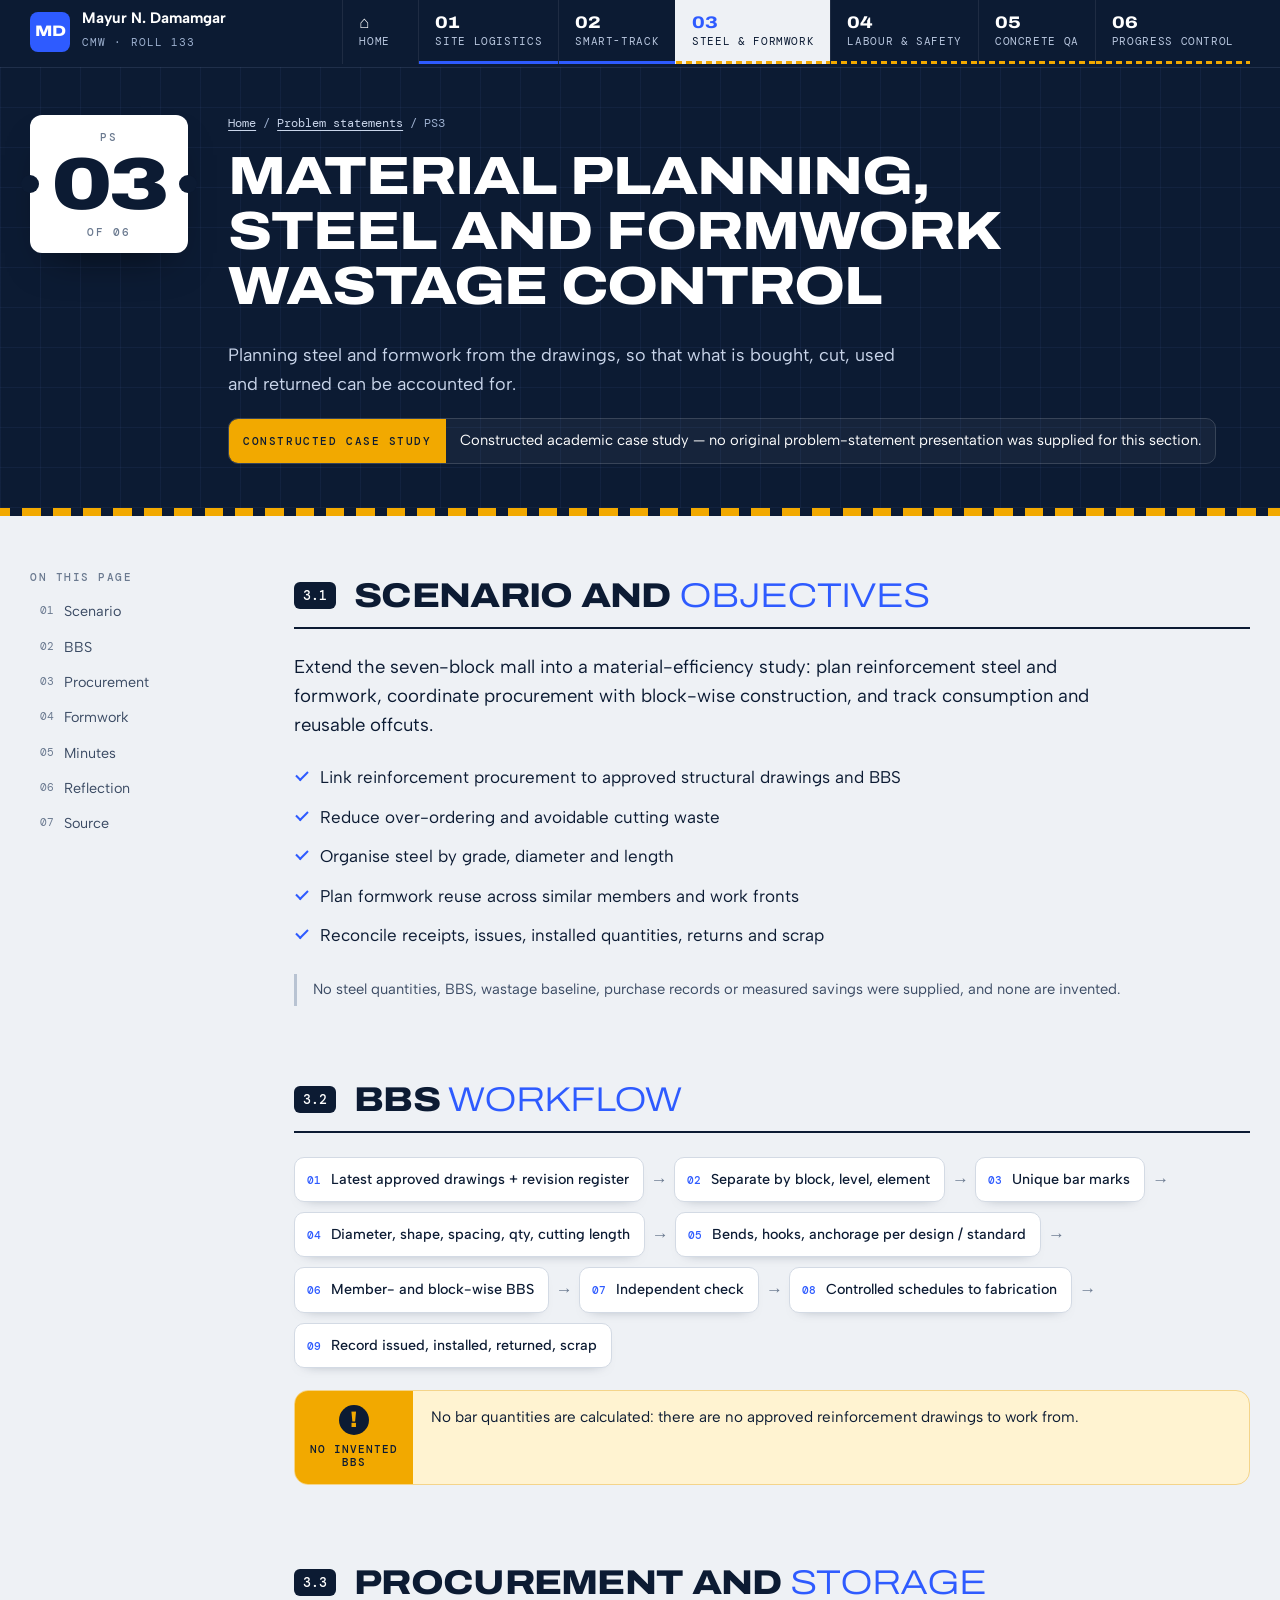
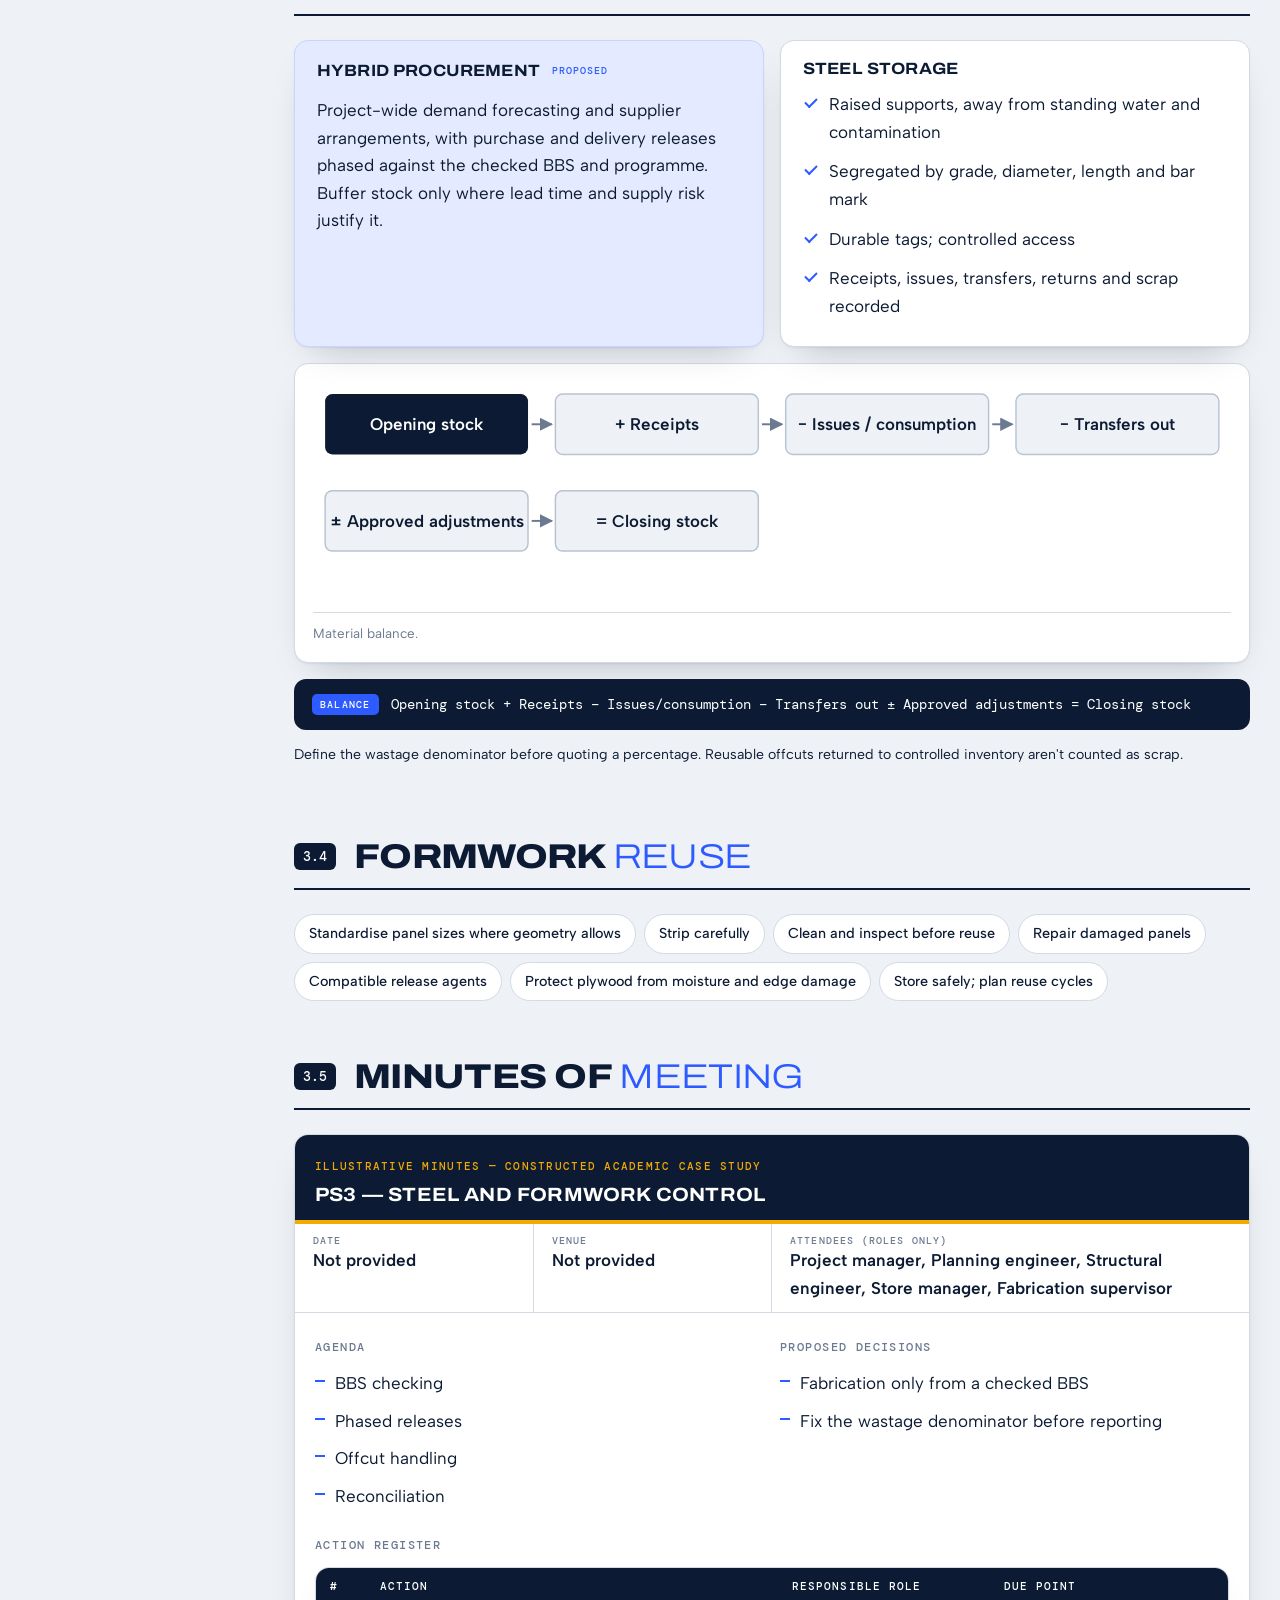
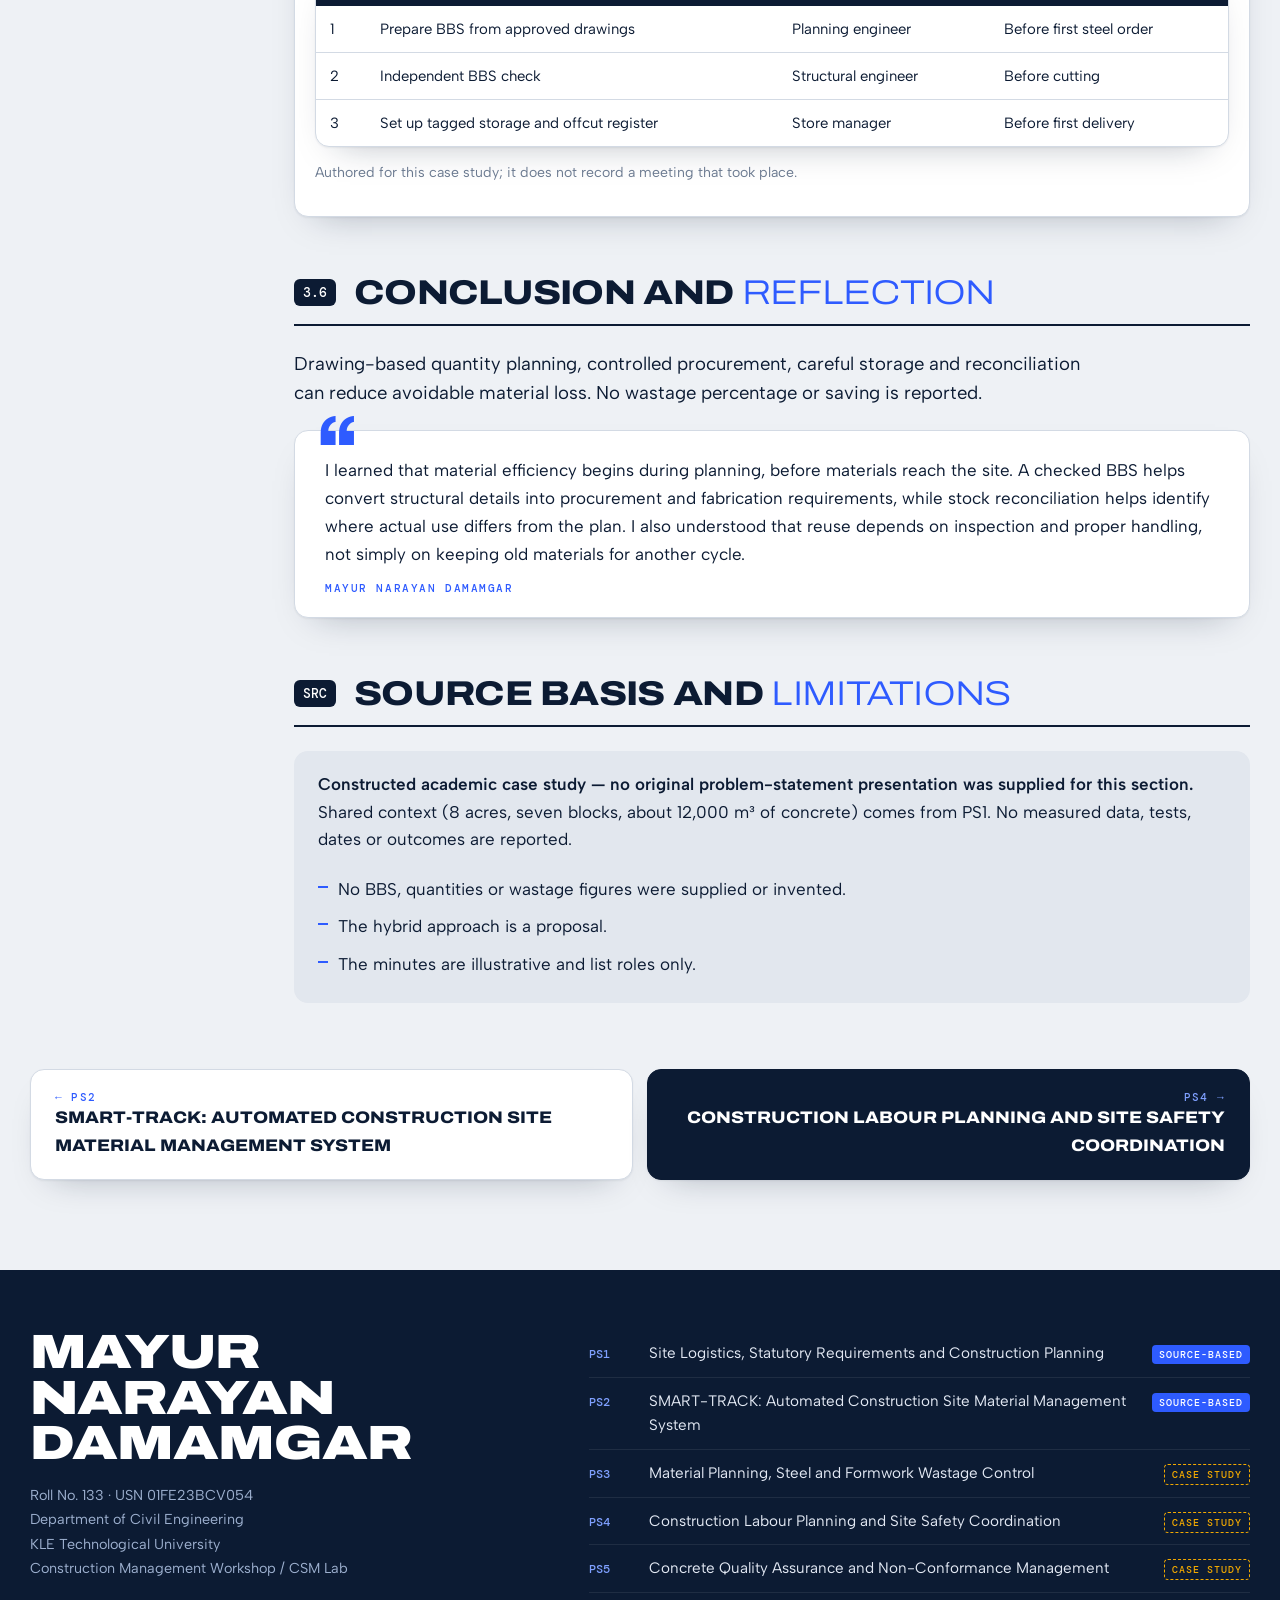
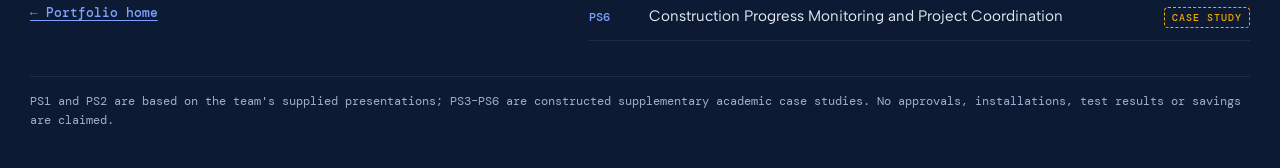
<file: problem-statements/ps3.html>
<!DOCTYPE html>
<html lang="en">
<head>
<meta charset="utf-8">
<meta name="viewport" content="width=device-width, initial-scale=1">
<title>PS3 · Material Planning, Steel and Formwork Wastage Control — Mayur Narayan Damamgar</title>
<meta name="description" content="Mayur Narayan Damamgar (Roll 133, USN 01FE23BCV054) — Construction Management Workshop problem statement 3: Material Planning, Steel and Formwork Wastage Control.">
<meta name="author" content="Mayur Narayan Damamgar">
<meta property="og:title" content="PS3 · Material Planning, Steel and Formwork Wastage Control — Mayur Narayan Damamgar">
<meta property="og:description" content="Mayur Narayan Damamgar (Roll 133, USN 01FE23BCV054) — Construction Management Workshop problem statement 3: Material Planning, Steel and Formwork Wastage Control.">
<meta name="theme-color" content="#0C1B33">
<link rel="icon" href="../assets/favicon.svg" type="image/svg+xml">
<link rel="preload" href="../assets/fonts/archivo-latin-wdth-normal.woff2" as="font" type="font/woff2" crossorigin>
<link rel="stylesheet" href="../assets/css/style.css">
<script>document.documentElement.classList.add('js')</script>
</head>
<body>
<a class="skip" href="#main">Skip to content</a><header class="top"><div class="top-in">
  <a class="mark" href="../index.html"><span class="mk" aria-hidden="true">MD</span><span class="mt"><b>Mayur N. Damamgar</b><small>CMW · Roll 133</small></span></a>
  <nav class="tabs" aria-label="Problem statements"><a class="tab home" href="../index.html"><b>⌂</b><span>Home</span></a><a class="tab src" href="ps1.html"><b>01</b><span>Site logistics</span></a><a class="tab src" href="ps2.html"><b>02</b><span>SMART-TRACK</span></a><a class="tab cons" href="ps3.html" aria-current="page"><b>03</b><span>Steel & formwork</span></a><a class="tab cons" href="ps4.html"><b>04</b><span>Labour & safety</span></a><a class="tab cons" href="ps5.html"><b>05</b><span>Concrete QA</span></a><a class="tab cons" href="ps6.html"><b>06</b><span>Progress control</span></a></nav>
</div><div class="progress" aria-hidden="true"></div></header><main id="main"><header class="ps-hero cons"><div class="wrap ps-hero-in">
  <div class="ticket" aria-hidden="true"><span>PS</span><b>03</b><i>of 06</i></div>
  <div class="ps-ttl"><p class="crumbs"><a href="../index.html">Home</a> / <a href="../index.html#work">Problem statements</a> / PS3</p>
  <h1>Material Planning, Steel and Formwork Wastage Control</h1><p class="lede">Planning steel and formwork from the drawings, so that what is bought, cut, used and returned can be accounted for.</p><p class="stamp cons"><b>Constructed case study</b><span>Constructed academic case study — no original problem-statement presentation was supplied for this section.</span></p></div>
</div></header><div class="wrap ps-grid"><aside class="rail"><p>On this page</p><ol><li><a href="#scenario">Scenario</a></li><li><a href="#bbs">BBS</a></li><li><a href="#procure">Procurement</a></li><li><a href="#formwork">Formwork</a></li><li><a href="#mom">Minutes</a></li><li><a href="#reflection">Reflection</a></li><li><a href="#limits">Source</a></li></ol></aside><div class="ps-main"><section id="scenario" class="sec"><header class="sec-h"><span class="code">3.1</span><h2>Scenario and <em>objectives</em></h2></header><div class="sec-b">
<p class="lead">Extend the seven-block mall into a material-efficiency study: plan reinforcement steel and formwork, coordinate procurement with block-wise construction, and track consumption and reusable offcuts.</p>
<ul class="ticks"><li>Link reinforcement procurement to approved structural drawings and BBS</li><li>Reduce over-ordering and avoidable cutting waste</li><li>Organise steel by grade, diameter and length</li><li>Plan formwork reuse across similar members and work fronts</li><li>Reconcile receipts, issues, installed quantities, returns and scrap</li></ul>
<p class="note">No steel quantities, BBS, wastage baseline, purchase records or measured savings were supplied, and none are invented.</p></div></section><section id="bbs" class="sec"><header class="sec-h"><span class="code">3.2</span><h2>BBS <em>workflow</em></h2></header><div class="sec-b">
<ol class="flow "><li><span>Latest approved drawings + revision register</span></li><li><span>Separate by block, level, element</span></li><li><span>Unique bar marks</span></li><li><span>Diameter, shape, spacing, qty, cutting length</span></li><li><span>Bends, hooks, anchorage per design / standard</span></li><li><span>Member- and block-wise BBS</span></li><li><span>Independent check</span></li><li><span>Controlled schedules to fabrication</span></li><li><span>Record issued, installed, returned, scrap</span></li></ol>
<aside class="flag"><b><i aria-hidden="true">!</i>No invented BBS</b><div>No bar quantities are calculated: there are no approved reinforcement drawings to work from.</div></aside></div></section><section id="procure" class="sec"><header class="sec-h"><span class="code">3.3</span><h2>Procurement and <em>storage</em></h2></header><div class="sec-b">
<div class="g2">
<div class="card accent"><h3>Hybrid procurement <span class="tag t-prop">Proposed</span></h3><p>Project-wide demand forecasting and supplier arrangements, with purchase and delivery releases phased against the checked BBS and programme. Buffer stock only where lead time and supply risk justify it.</p></div>
<div class="card "><h3>Steel storage</h3><ul class="ticks"><li>Raised supports, away from standing water and contamination</li><li>Segregated by grade, diameter, length and bar mark</li><li>Durable tags; controlled access</li><li>Receipts, issues, transfers, returns and scrap recorded</li></ul></div>
</div>
<figure class="viz"><svg viewBox="0 0 760 180" role="img" aria-label="Material balance"><defs><marker id="ah" viewBox="0 0 10 10" refX="9" refY="5" markerWidth="7" markerHeight="7" orient="auto-start-reverse"><path d="M0 0L10 5L0 10z" class="ah"/></marker></defs><rect x="10.0" y="10" width="168" height="50" rx="6" class="navy"/><text x="94.0" y="40.0" text-anchor="middle" class="txw">Opening stock</text><path d="M181.0 35.0L197.66666666666666 35.0" class="ln" marker-end="url(#ah)"/><rect x="200.66666666666666" y="10" width="168" height="50" rx="6" class="bx"/><text x="284.66666666666663" y="40.0" text-anchor="middle" class="tx">+ Receipts</text><path d="M371.66666666666663 35.0L388.3333333333333 35.0" class="ln" marker-end="url(#ah)"/><rect x="391.3333333333333" y="10" width="168" height="50" rx="6" class="bx"/><text x="475.3333333333333" y="40.0" text-anchor="middle" class="tx">− Issues / consumption</text><path d="M562.3333333333333 35.0L578.9999999999999 35.0" class="ln" marker-end="url(#ah)"/><rect x="582.0" y="10" width="168" height="50" rx="6" class="bx"/><text x="666.0" y="40.0" text-anchor="middle" class="tx">− Transfers out</text><rect x="10.0" y="90" width="168" height="50" rx="6" class="bx"/><text x="94.0" y="120.0" text-anchor="middle" class="tx">± Approved adjustments</text><path d="M181.0 115.0L197.66666666666666 115.0" class="ln" marker-end="url(#ah)"/><rect x="200.66666666666666" y="90" width="168" height="50" rx="6" class="bx"/><text x="284.66666666666663" y="120.0" text-anchor="middle" class="tx">= Closing stock</text></svg><figcaption>Material balance.</figcaption></figure>
<div class="formula"><span>Balance</span><code>Opening stock + Receipts − Issues/consumption − Transfers out ± Approved adjustments = Closing stock</code></div>
<p class="small">Define the wastage denominator before quoting a percentage. Reusable offcuts returned to controlled inventory aren't counted as scrap.</p></div></section><section id="formwork" class="sec"><header class="sec-h"><span class="code">3.4</span><h2>Formwork <em>reuse</em></h2></header><div class="sec-b"><div class="chips"><span>Standardise panel sizes where geometry allows</span><span>Strip carefully</span><span>Clean and inspect before reuse</span><span>Repair damaged panels</span><span>Compatible release agents</span><span>Protect plywood from moisture and edge damage</span><span>Store safely; plan reuse cycles</span></div></div></section><section id="mom" class="sec"><header class="sec-h"><span class="code">3.5</span><h2>Minutes of <em>meeting</em></h2></header><div class="sec-b"><article class="mom"><header><span>Illustrative minutes — constructed academic case study</span><h3>PS3 — steel and formwork control</h3></header>
<dl class="mom-meta"><div><dt>Date</dt><dd>Not provided</dd></div><div><dt>Venue</dt><dd>Not provided</dd></div><div class="w"><dt>Attendees (roles only)</dt><dd>Project manager, Planning engineer, Structural engineer, Store manager, Fabrication supervisor</dd></div></dl>
<div class="mom-b"><div class="g2"><div><h4>Agenda</h4><ul class="dash"><li>BBS checking</li><li>Phased releases</li><li>Offcut handling</li><li>Reconciliation</li></ul></div><div><h4>Proposed decisions</h4><ul class="dash"><li>Fabrication only from a checked BBS</li><li>Fix the wastage denominator before reporting</li></ul></div></div><h4>Action register</h4><div class="tbl "><table><thead><tr><th scope="col" class="">#</th><th scope="col" class="">Action</th><th scope="col" class="">Responsible role</th><th scope="col" class="">Due point</th></tr></thead><tbody><tr><td data-l="#" class="">1</td><td data-l="Action" class="">Prepare BBS from approved drawings</td><td data-l="Responsible role" class="">Planning engineer</td><td data-l="Due point" class="">Before first steel order</td></tr><tr><td data-l="#" class="">2</td><td data-l="Action" class="">Independent BBS check</td><td data-l="Responsible role" class="">Structural engineer</td><td data-l="Due point" class="">Before cutting</td></tr><tr><td data-l="#" class="">3</td><td data-l="Action" class="">Set up tagged storage and offcut register</td><td data-l="Responsible role" class="">Store manager</td><td data-l="Due point" class="">Before first delivery</td></tr></tbody></table></div>
<p class="small muted">Authored for this case study; it does not record a meeting that took place.</p></div></article></div></section><section id="reflection" class="sec"><header class="sec-h"><span class="code">3.6</span><h2>Conclusion and <em>reflection</em></h2></header><div class="sec-b">
<p class="lead">Drawing-based quantity planning, controlled procurement, careful storage and reconciliation can reduce avoidable material loss. No wastage percentage or saving is reported.</p>
<blockquote class="reflect"><p>I learned that material efficiency begins during planning, before materials reach the site. A checked BBS helps convert structural details into procurement and fabrication requirements, while stock reconciliation helps identify where actual use differs from the plan. I also understood that reuse depends on inspection and proper handling, not simply on keeping old materials for another cycle.</p><footer>Mayur Narayan Damamgar</footer></blockquote></div></section><section id="limits" class="sec"><header class="sec-h"><span class="code">SRC</span><h2>Source basis and <em>limitations</em></h2></header><div class="sec-b"><div class="limits"><p><b>Constructed academic case study — no original problem-statement presentation was supplied for this section.</b> Shared context (8 acres, seven blocks, about 12,000 m³ of concrete) comes from PS1. No measured data, tests, dates or outcomes are reported.</p><ul class="dash"><li>No BBS, quantities or wastage figures were supplied or invented.</li><li>The hybrid approach is a proposal.</li><li>The minutes are illustrative and list roles only.</li></ul></div></div></section></div></div><nav class="pager wrap" aria-label="Previous and next"><a href="ps2.html"><small>← PS2</small><span>SMART-TRACK: Automated Construction Site Material Management System</span></a><a class="nx" href="ps4.html"><small>PS4 →</small><span>Construction Labour Planning and Site Safety Coordination</span></a></nav></main><footer class="foot"><div class="wrap foot-in">
  <div><p class="foot-name">Mayur Narayan<br>Damamgar</p><p class="foot-id">Roll No. 133 · USN 01FE23BCV054<br>Department of Civil Engineering<br>KLE Technological University<br>Construction Management Workshop / CSM Lab</p>
  <p class="foot-back"><a href="../index.html">← Portfolio home</a></p></div>
  <nav class="foot-links" aria-label="All problem statements"><a href="ps1.html"><i>PS1</i>Site Logistics, Statutory Requirements and Construction Planning<em class="src">Source-based</em></a><a href="ps2.html"><i>PS2</i>SMART-TRACK: Automated Construction Site Material Management System<em class="src">Source-based</em></a><a href="ps3.html"><i>PS3</i>Material Planning, Steel and Formwork Wastage Control<em class="cons">Case study</em></a><a href="ps4.html"><i>PS4</i>Construction Labour Planning and Site Safety Coordination<em class="cons">Case study</em></a><a href="ps5.html"><i>PS5</i>Concrete Quality Assurance and Non-Conformance Management<em class="cons">Case study</em></a><a href="ps6.html"><i>PS6</i>Construction Progress Monitoring and Project Coordination<em class="cons">Case study</em></a></nav>
</div><p class="wrap fine">PS1 and PS2 are based on the team's supplied presentations; PS3–PS6 are constructed supplementary academic case studies. No approvals, installations, test results or savings are claimed.</p></footer>
<script src="../assets/js/site.js" defer></script>
</body></html>
</file>
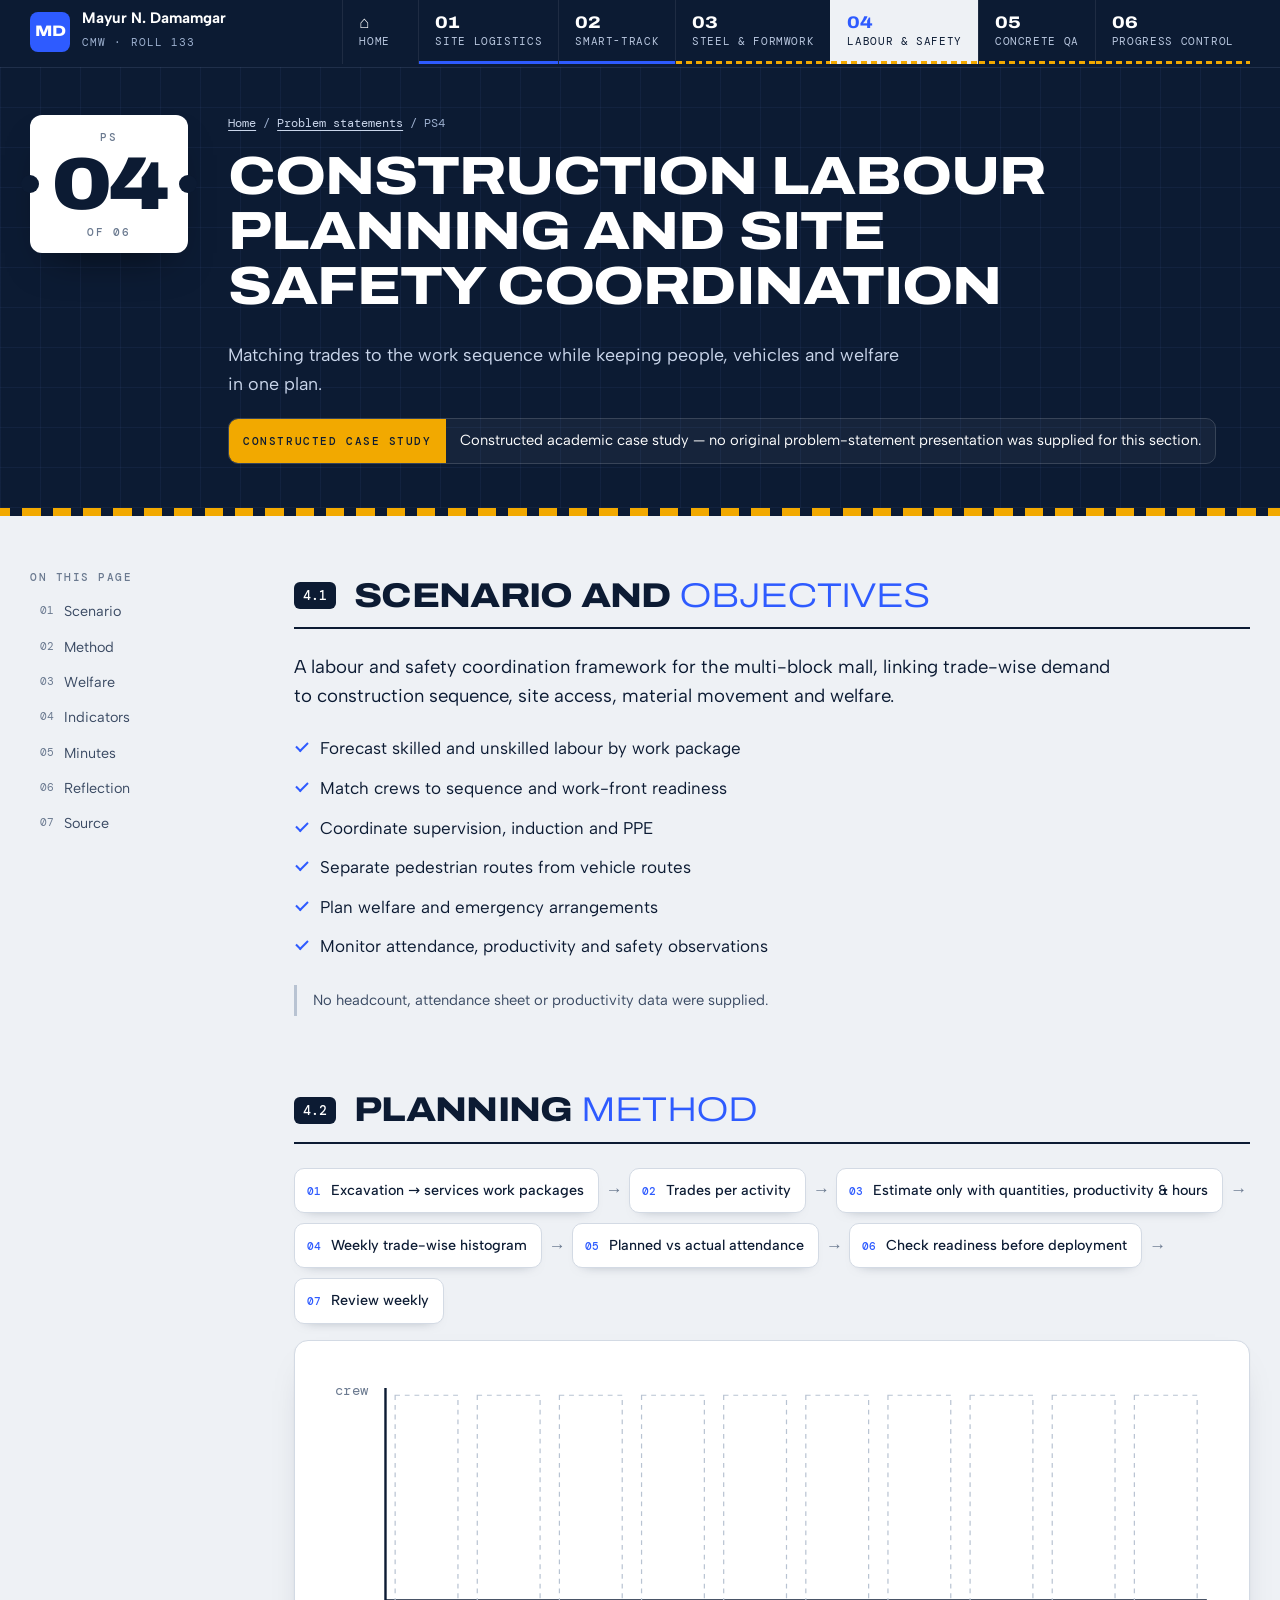
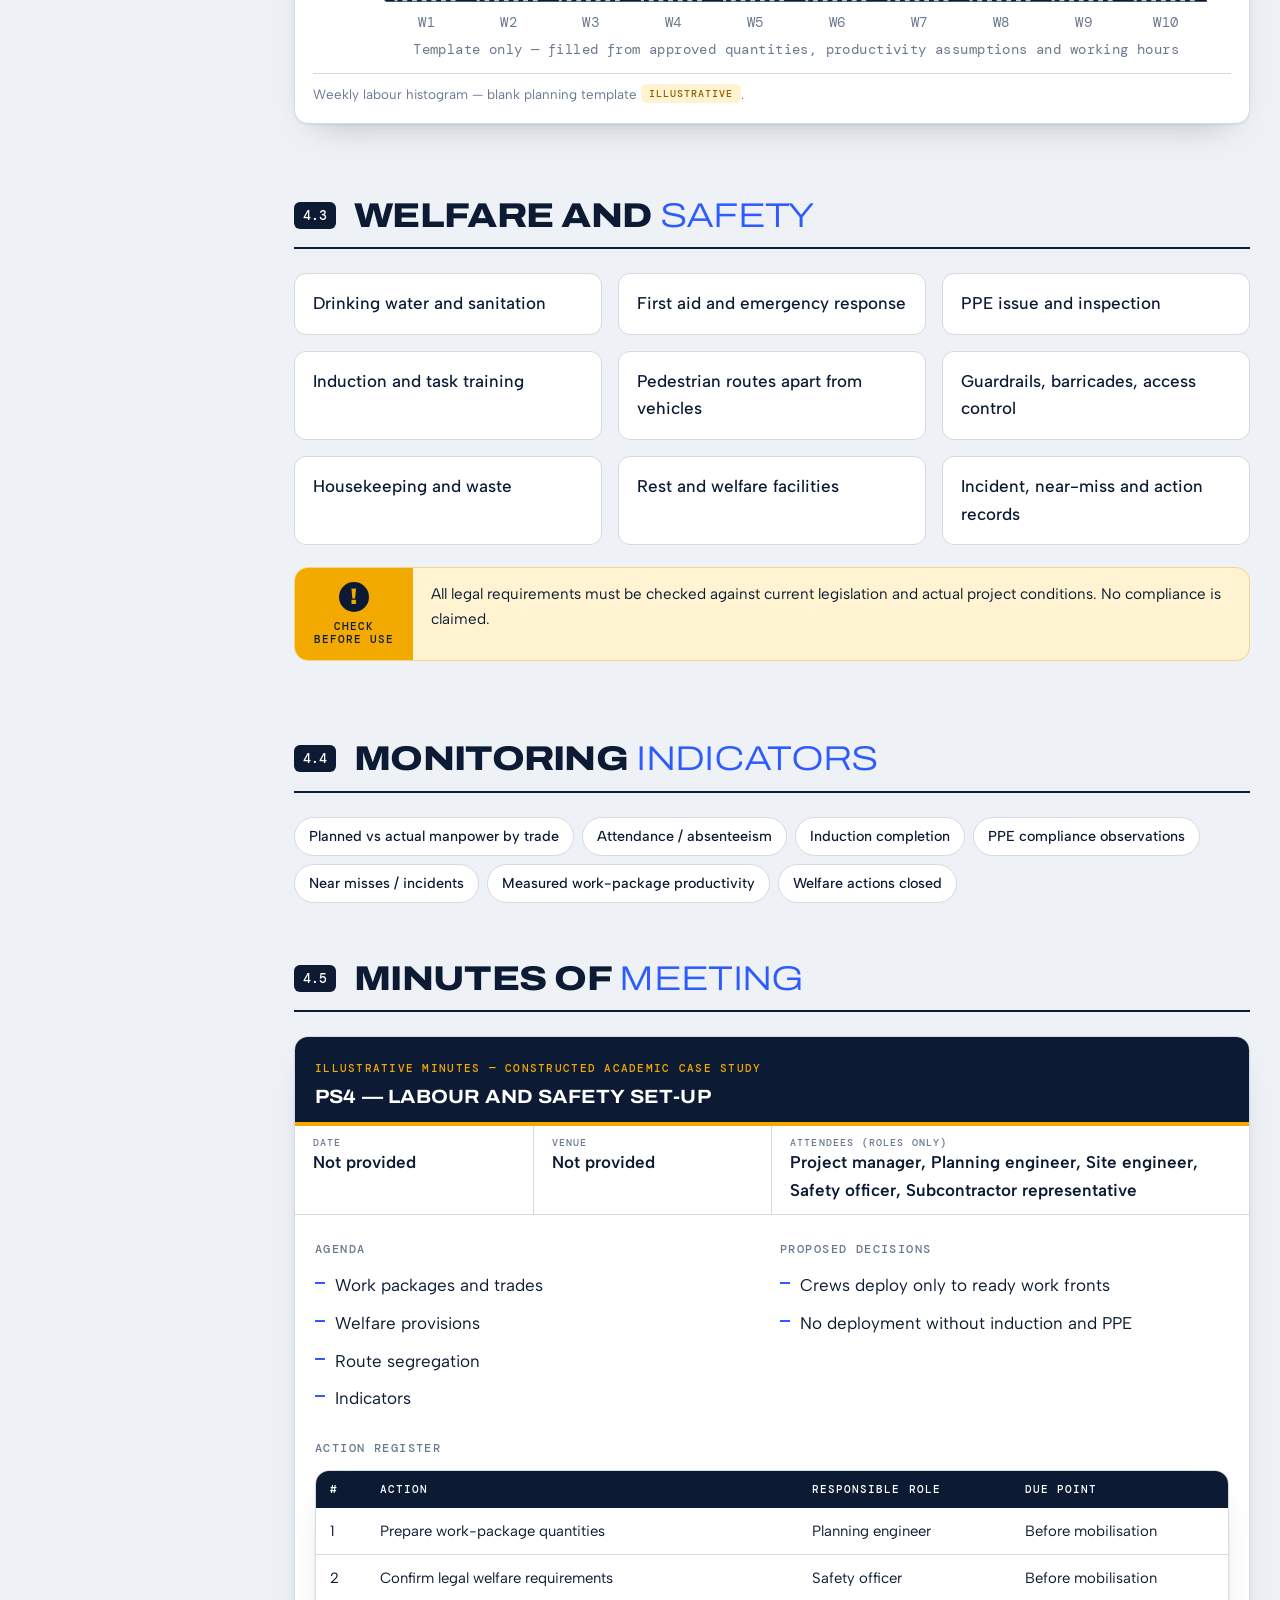
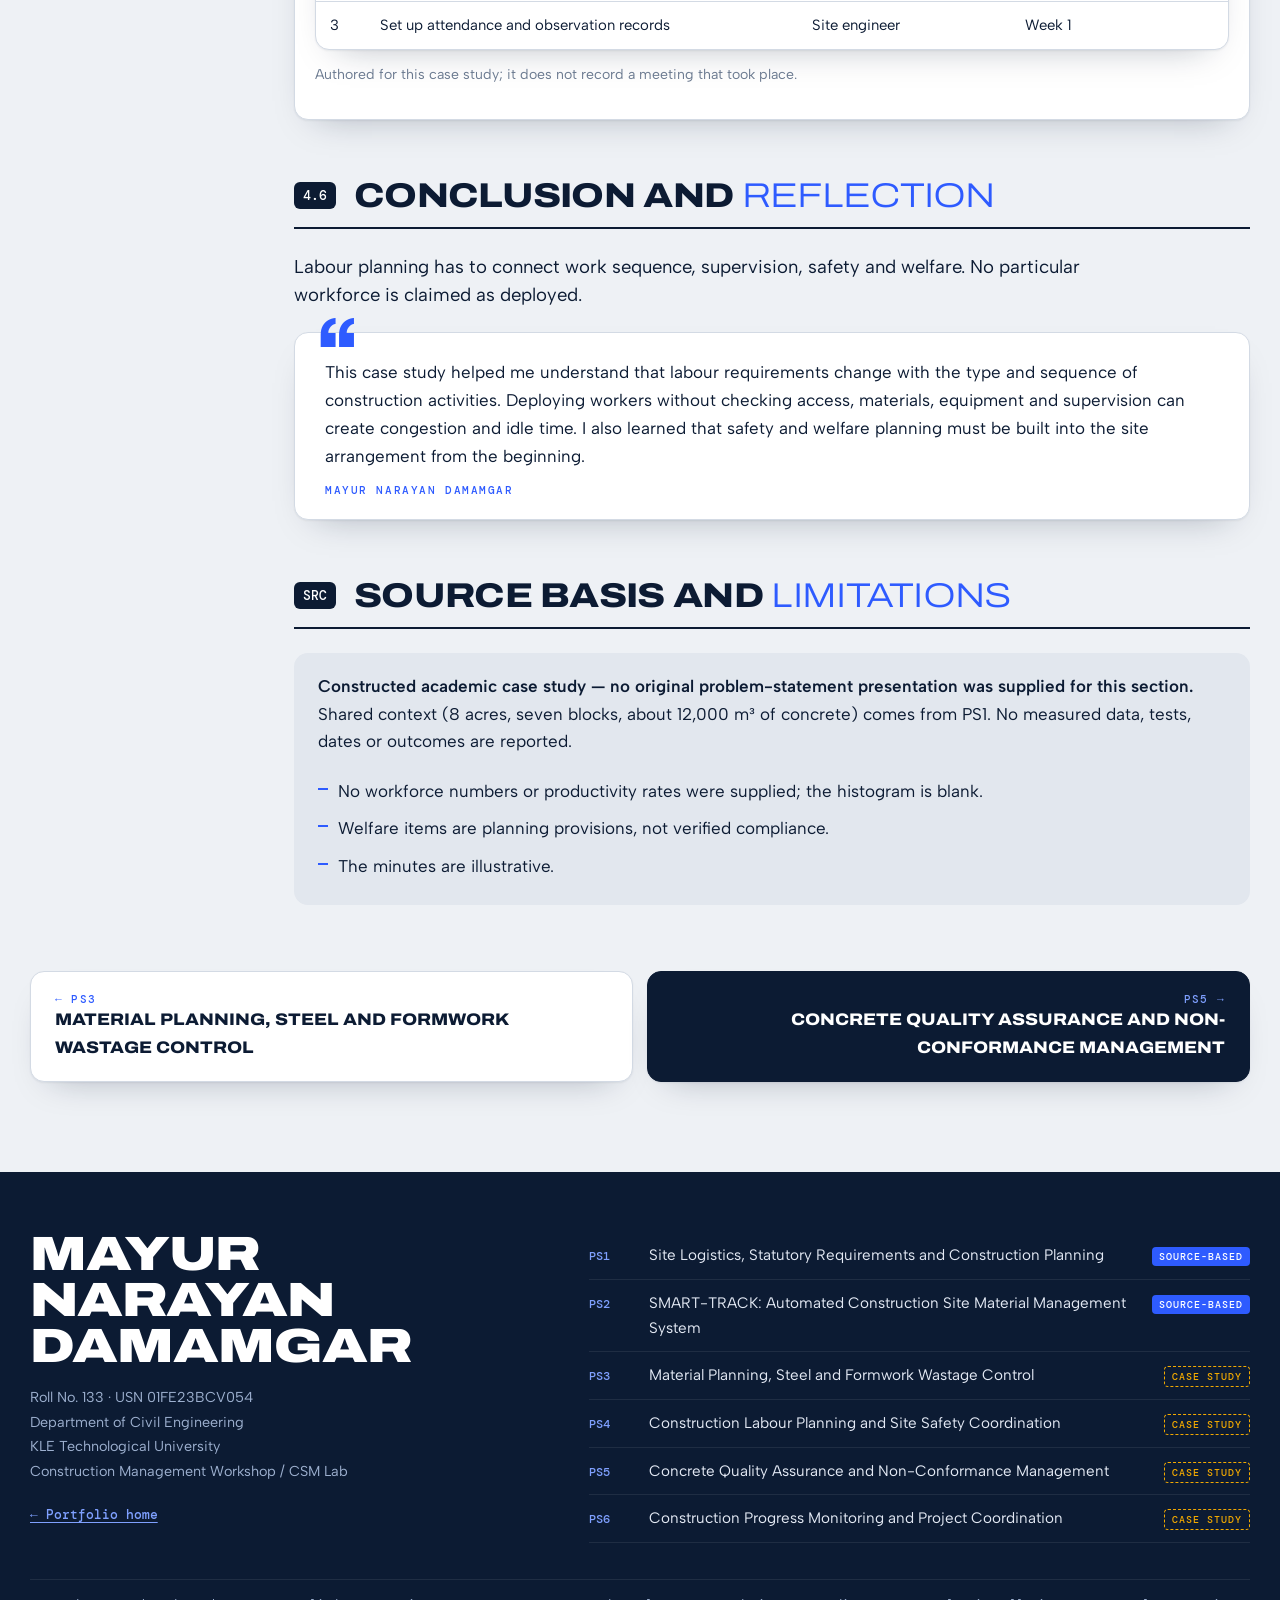
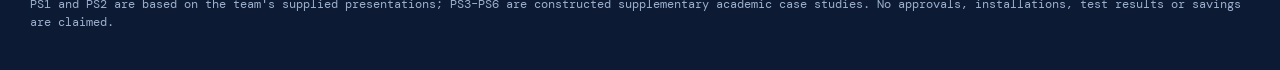
<file: problem-statements/ps4.html>
<!DOCTYPE html>
<html lang="en">
<head>
<meta charset="utf-8">
<meta name="viewport" content="width=device-width, initial-scale=1">
<title>PS4 · Construction Labour Planning and Site Safety Coordination — Mayur Narayan Damamgar</title>
<meta name="description" content="Mayur Narayan Damamgar (Roll 133, USN 01FE23BCV054) — Construction Management Workshop problem statement 4: Construction Labour Planning and Site Safety Coordination.">
<meta name="author" content="Mayur Narayan Damamgar">
<meta property="og:title" content="PS4 · Construction Labour Planning and Site Safety Coordination — Mayur Narayan Damamgar">
<meta property="og:description" content="Mayur Narayan Damamgar (Roll 133, USN 01FE23BCV054) — Construction Management Workshop problem statement 4: Construction Labour Planning and Site Safety Coordination.">
<meta name="theme-color" content="#0C1B33">
<link rel="icon" href="../assets/favicon.svg" type="image/svg+xml">
<link rel="preload" href="../assets/fonts/archivo-latin-wdth-normal.woff2" as="font" type="font/woff2" crossorigin>
<link rel="stylesheet" href="../assets/css/style.css">
<script>document.documentElement.classList.add('js')</script>
</head>
<body>
<a class="skip" href="#main">Skip to content</a><header class="top"><div class="top-in">
  <a class="mark" href="../index.html"><span class="mk" aria-hidden="true">MD</span><span class="mt"><b>Mayur N. Damamgar</b><small>CMW · Roll 133</small></span></a>
  <nav class="tabs" aria-label="Problem statements"><a class="tab home" href="../index.html"><b>⌂</b><span>Home</span></a><a class="tab src" href="ps1.html"><b>01</b><span>Site logistics</span></a><a class="tab src" href="ps2.html"><b>02</b><span>SMART-TRACK</span></a><a class="tab cons" href="ps3.html"><b>03</b><span>Steel & formwork</span></a><a class="tab cons" href="ps4.html" aria-current="page"><b>04</b><span>Labour & safety</span></a><a class="tab cons" href="ps5.html"><b>05</b><span>Concrete QA</span></a><a class="tab cons" href="ps6.html"><b>06</b><span>Progress control</span></a></nav>
</div><div class="progress" aria-hidden="true"></div></header><main id="main"><header class="ps-hero cons"><div class="wrap ps-hero-in">
  <div class="ticket" aria-hidden="true"><span>PS</span><b>04</b><i>of 06</i></div>
  <div class="ps-ttl"><p class="crumbs"><a href="../index.html">Home</a> / <a href="../index.html#work">Problem statements</a> / PS4</p>
  <h1>Construction Labour Planning and Site Safety Coordination</h1><p class="lede">Matching trades to the work sequence while keeping people, vehicles and welfare in one plan.</p><p class="stamp cons"><b>Constructed case study</b><span>Constructed academic case study — no original problem-statement presentation was supplied for this section.</span></p></div>
</div></header><div class="wrap ps-grid"><aside class="rail"><p>On this page</p><ol><li><a href="#scenario">Scenario</a></li><li><a href="#method">Method</a></li><li><a href="#welfare">Welfare</a></li><li><a href="#monitor">Indicators</a></li><li><a href="#mom">Minutes</a></li><li><a href="#reflection">Reflection</a></li><li><a href="#limits">Source</a></li></ol></aside><div class="ps-main"><section id="scenario" class="sec"><header class="sec-h"><span class="code">4.1</span><h2>Scenario and <em>objectives</em></h2></header><div class="sec-b">
<p class="lead">A labour and safety coordination framework for the multi-block mall, linking trade-wise demand to construction sequence, site access, material movement and welfare.</p>
<ul class="ticks"><li>Forecast skilled and unskilled labour by work package</li><li>Match crews to sequence and work-front readiness</li><li>Coordinate supervision, induction and PPE</li><li>Separate pedestrian routes from vehicle routes</li><li>Plan welfare and emergency arrangements</li><li>Monitor attendance, productivity and safety observations</li></ul>
<p class="note">No headcount, attendance sheet or productivity data were supplied.</p></div></section><section id="method" class="sec"><header class="sec-h"><span class="code">4.2</span><h2>Planning <em>method</em></h2></header><div class="sec-b">
<ol class="flow "><li><span>Excavation → services work packages</span></li><li><span>Trades per activity</span></li><li><span>Estimate only with quantities, productivity & hours</span></li><li><span>Weekly trade-wise histogram</span></li><li><span>Planned vs actual attendance</span></li><li><span>Check readiness before deployment</span></li><li><span>Review weekly</span></li></ol>
<figure class="viz"><svg viewBox="0 0 760 250" role="img" aria-label="Blank weekly trade-wise labour histogram template"><line x1="60" y1="200" x2="740" y2="200" class="axis"/><line x1="60" y1="200" x2="60" y2="24" class="axis"/><rect x="68.0" y="30" width="52.0" height="170" class="slot"/><text x="94.0" y="222" text-anchor="middle" class="ts">W1</text><rect x="136.0" y="30" width="52.0" height="170" class="slot"/><text x="162.0" y="222" text-anchor="middle" class="ts">W2</text><rect x="204.0" y="30" width="52.0" height="170" class="slot"/><text x="230.0" y="222" text-anchor="middle" class="ts">W3</text><rect x="272.0" y="30" width="52.0" height="170" class="slot"/><text x="298.0" y="222" text-anchor="middle" class="ts">W4</text><rect x="340.0" y="30" width="52.0" height="170" class="slot"/><text x="366.0" y="222" text-anchor="middle" class="ts">W5</text><rect x="408.0" y="30" width="52.0" height="170" class="slot"/><text x="434.0" y="222" text-anchor="middle" class="ts">W6</text><rect x="476.0" y="30" width="52.0" height="170" class="slot"/><text x="502.0" y="222" text-anchor="middle" class="ts">W7</text><rect x="544.0" y="30" width="52.0" height="170" class="slot"/><text x="570.0" y="222" text-anchor="middle" class="ts">W8</text><rect x="612.0" y="30" width="52.0" height="170" class="slot"/><text x="638.0" y="222" text-anchor="middle" class="ts">W9</text><rect x="680.0" y="30" width="52.0" height="170" class="slot"/><text x="706.0" y="222" text-anchor="middle" class="ts">W10</text><text x="18" y="30" class="ts">crew</text><text x="400" y="244" text-anchor="middle" class="ts">Template only — filled from approved quantities, productivity assumptions and working hours</text></svg><figcaption>Weekly labour histogram — blank planning template <span class="tag t-ill">Illustrative</span>.</figcaption></figure></div></section><section id="welfare" class="sec"><header class="sec-h"><span class="code">4.3</span><h2>Welfare and <em>safety</em></h2></header><div class="sec-b">
<div class="g3 tiles"><div>Drinking water and sanitation</div><div>First aid and emergency response</div><div>PPE issue and inspection</div><div>Induction and task training</div><div>Pedestrian routes apart from vehicles</div><div>Guardrails, barricades, access control</div><div>Housekeeping and waste</div><div>Rest and welfare facilities</div><div>Incident, near-miss and action records</div></div>
<aside class="flag"><b><i aria-hidden="true">!</i>Check before use</b><div>All legal requirements must be checked against current legislation and actual project conditions. No compliance is claimed.</div></aside></div></section><section id="monitor" class="sec"><header class="sec-h"><span class="code">4.4</span><h2>Monitoring <em>indicators</em></h2></header><div class="sec-b"><div class="chips"><span>Planned vs actual manpower by trade</span><span>Attendance / absenteeism</span><span>Induction completion</span><span>PPE compliance observations</span><span>Near misses / incidents</span><span>Measured work-package productivity</span><span>Welfare actions closed</span></div></div></section><section id="mom" class="sec"><header class="sec-h"><span class="code">4.5</span><h2>Minutes of <em>meeting</em></h2></header><div class="sec-b"><article class="mom"><header><span>Illustrative minutes — constructed academic case study</span><h3>PS4 — labour and safety set-up</h3></header>
<dl class="mom-meta"><div><dt>Date</dt><dd>Not provided</dd></div><div><dt>Venue</dt><dd>Not provided</dd></div><div class="w"><dt>Attendees (roles only)</dt><dd>Project manager, Planning engineer, Site engineer, Safety officer, Subcontractor representative</dd></div></dl>
<div class="mom-b"><div class="g2"><div><h4>Agenda</h4><ul class="dash"><li>Work packages and trades</li><li>Welfare provisions</li><li>Route segregation</li><li>Indicators</li></ul></div><div><h4>Proposed decisions</h4><ul class="dash"><li>Crews deploy only to ready work fronts</li><li>No deployment without induction and PPE</li></ul></div></div><h4>Action register</h4><div class="tbl "><table><thead><tr><th scope="col" class="">#</th><th scope="col" class="">Action</th><th scope="col" class="">Responsible role</th><th scope="col" class="">Due point</th></tr></thead><tbody><tr><td data-l="#" class="">1</td><td data-l="Action" class="">Prepare work-package quantities</td><td data-l="Responsible role" class="">Planning engineer</td><td data-l="Due point" class="">Before mobilisation</td></tr><tr><td data-l="#" class="">2</td><td data-l="Action" class="">Confirm legal welfare requirements</td><td data-l="Responsible role" class="">Safety officer</td><td data-l="Due point" class="">Before mobilisation</td></tr><tr><td data-l="#" class="">3</td><td data-l="Action" class="">Set up attendance and observation records</td><td data-l="Responsible role" class="">Site engineer</td><td data-l="Due point" class="">Week 1</td></tr></tbody></table></div>
<p class="small muted">Authored for this case study; it does not record a meeting that took place.</p></div></article></div></section><section id="reflection" class="sec"><header class="sec-h"><span class="code">4.6</span><h2>Conclusion and <em>reflection</em></h2></header><div class="sec-b">
<p class="lead">Labour planning has to connect work sequence, supervision, safety and welfare. No particular workforce is claimed as deployed.</p>
<blockquote class="reflect"><p>This case study helped me understand that labour requirements change with the type and sequence of construction activities. Deploying workers without checking access, materials, equipment and supervision can create congestion and idle time. I also learned that safety and welfare planning must be built into the site arrangement from the beginning.</p><footer>Mayur Narayan Damamgar</footer></blockquote></div></section><section id="limits" class="sec"><header class="sec-h"><span class="code">SRC</span><h2>Source basis and <em>limitations</em></h2></header><div class="sec-b"><div class="limits"><p><b>Constructed academic case study — no original problem-statement presentation was supplied for this section.</b> Shared context (8 acres, seven blocks, about 12,000 m³ of concrete) comes from PS1. No measured data, tests, dates or outcomes are reported.</p><ul class="dash"><li>No workforce numbers or productivity rates were supplied; the histogram is blank.</li><li>Welfare items are planning provisions, not verified compliance.</li><li>The minutes are illustrative.</li></ul></div></div></section></div></div><nav class="pager wrap" aria-label="Previous and next"><a href="ps3.html"><small>← PS3</small><span>Material Planning, Steel and Formwork Wastage Control</span></a><a class="nx" href="ps5.html"><small>PS5 →</small><span>Concrete Quality Assurance and Non-Conformance Management</span></a></nav></main><footer class="foot"><div class="wrap foot-in">
  <div><p class="foot-name">Mayur Narayan<br>Damamgar</p><p class="foot-id">Roll No. 133 · USN 01FE23BCV054<br>Department of Civil Engineering<br>KLE Technological University<br>Construction Management Workshop / CSM Lab</p>
  <p class="foot-back"><a href="../index.html">← Portfolio home</a></p></div>
  <nav class="foot-links" aria-label="All problem statements"><a href="ps1.html"><i>PS1</i>Site Logistics, Statutory Requirements and Construction Planning<em class="src">Source-based</em></a><a href="ps2.html"><i>PS2</i>SMART-TRACK: Automated Construction Site Material Management System<em class="src">Source-based</em></a><a href="ps3.html"><i>PS3</i>Material Planning, Steel and Formwork Wastage Control<em class="cons">Case study</em></a><a href="ps4.html"><i>PS4</i>Construction Labour Planning and Site Safety Coordination<em class="cons">Case study</em></a><a href="ps5.html"><i>PS5</i>Concrete Quality Assurance and Non-Conformance Management<em class="cons">Case study</em></a><a href="ps6.html"><i>PS6</i>Construction Progress Monitoring and Project Coordination<em class="cons">Case study</em></a></nav>
</div><p class="wrap fine">PS1 and PS2 are based on the team's supplied presentations; PS3–PS6 are constructed supplementary academic case studies. No approvals, installations, test results or savings are claimed.</p></footer>
<script src="../assets/js/site.js" defer></script>
</body></html>
</file>
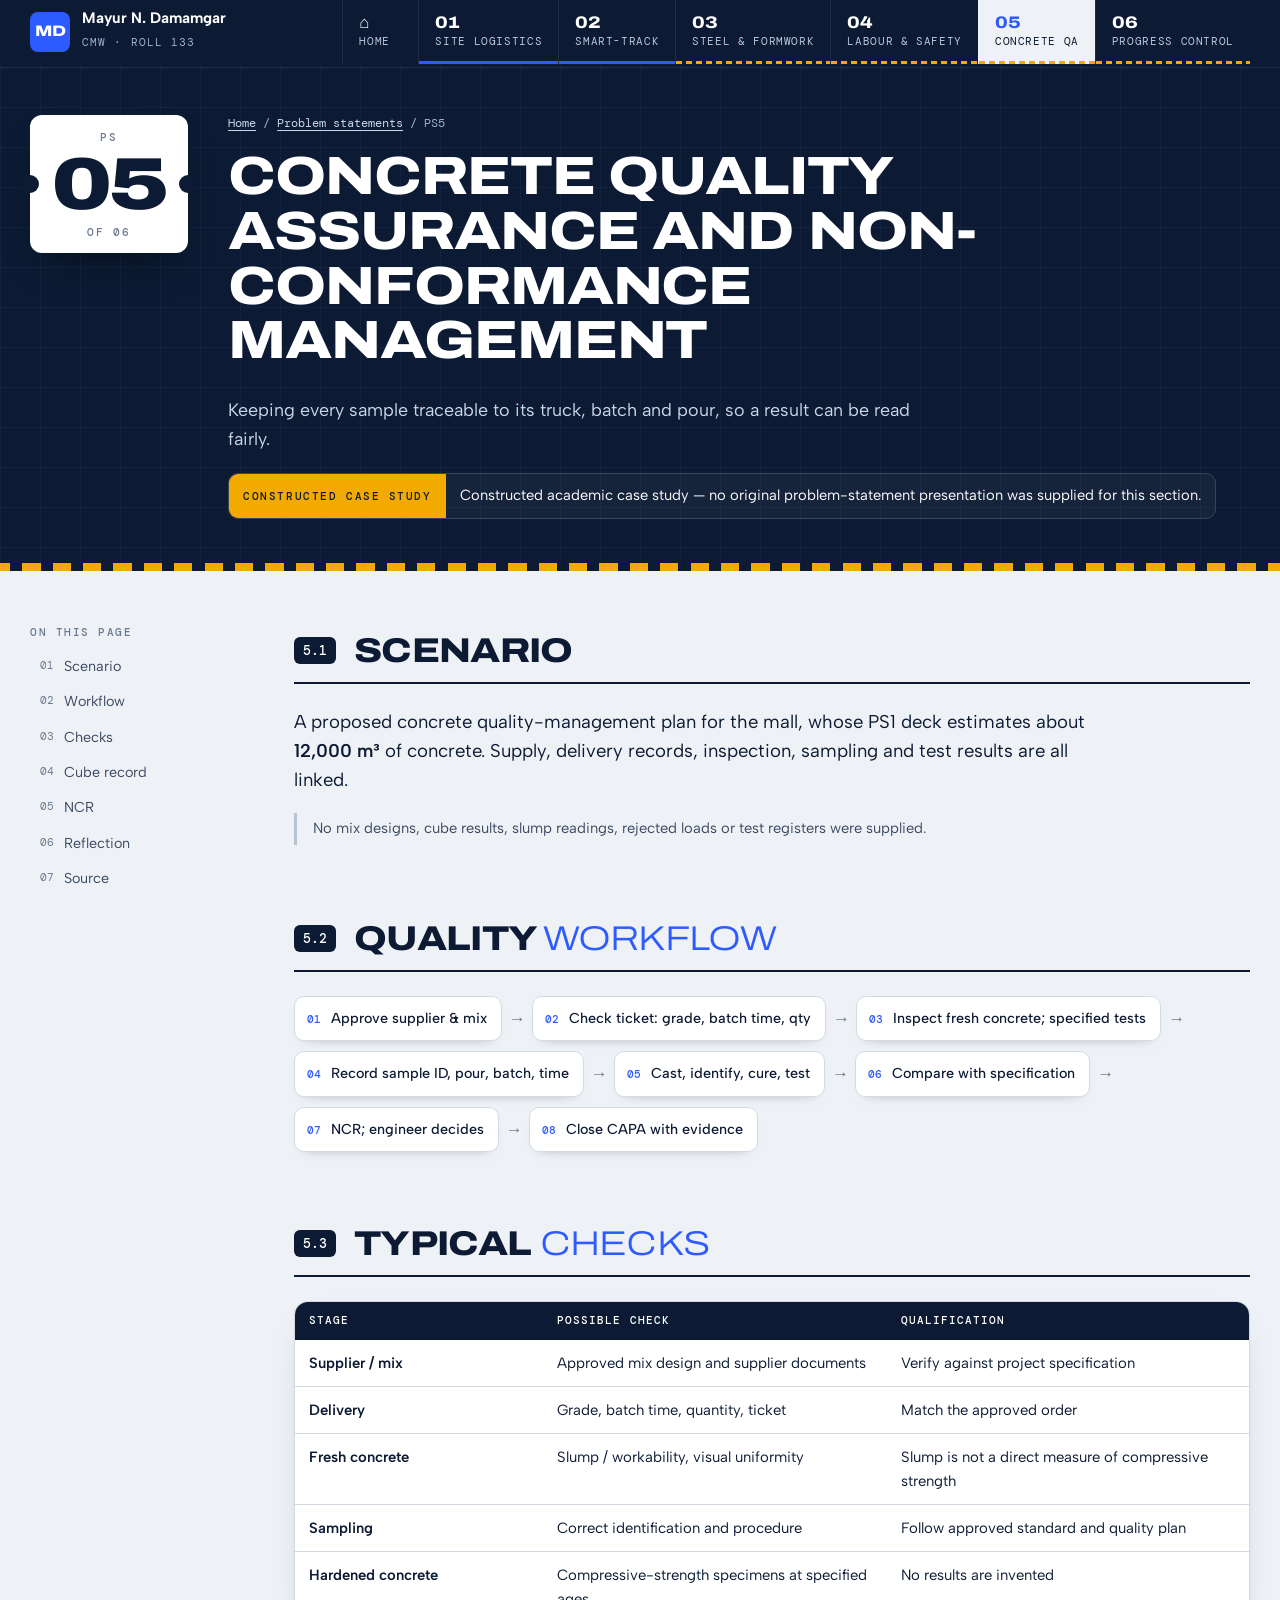
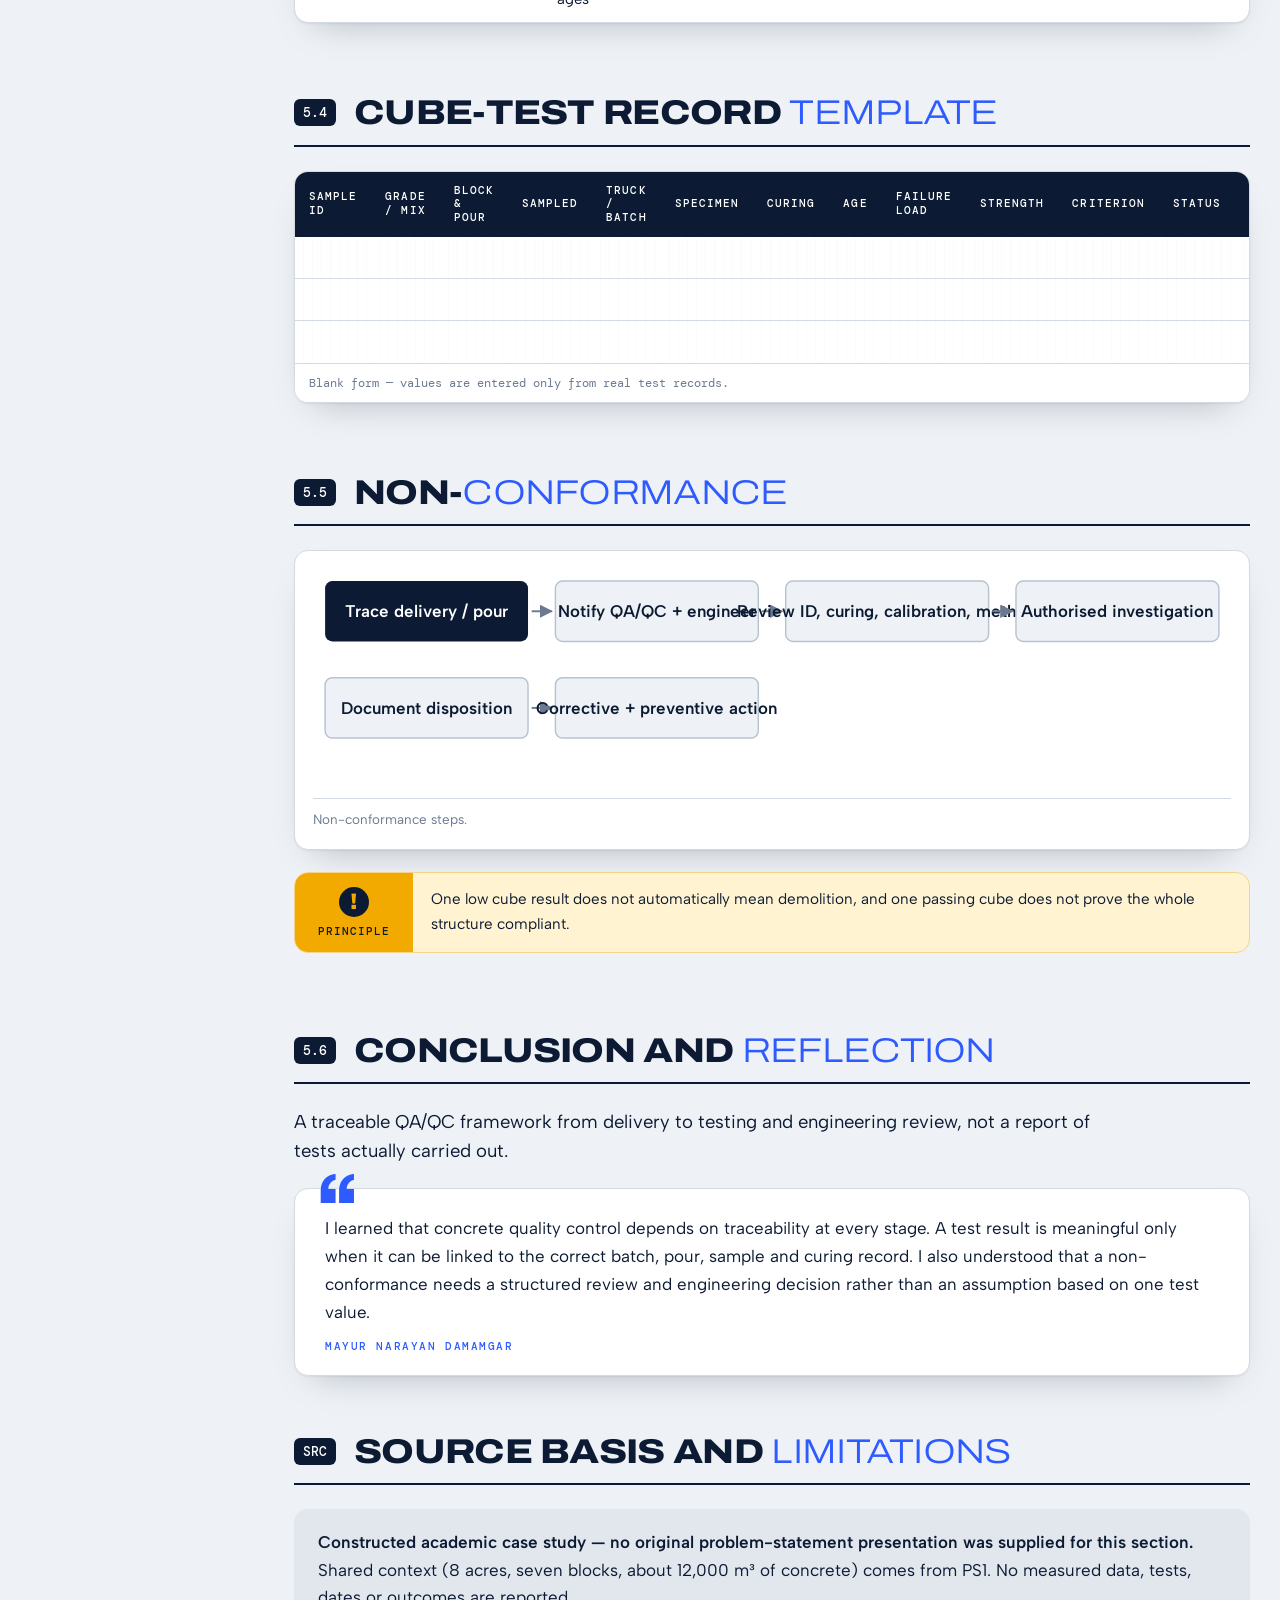
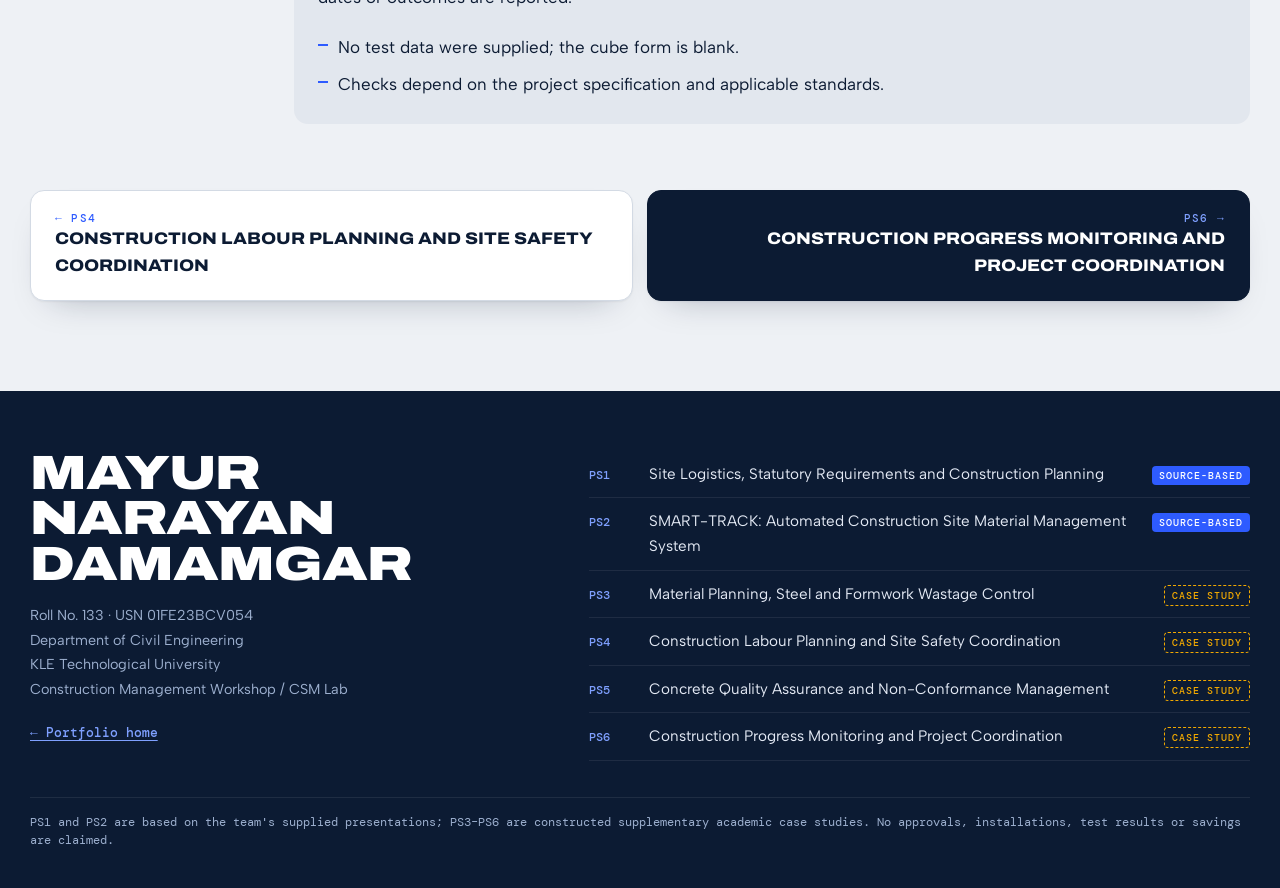
<file: problem-statements/ps5.html>
<!DOCTYPE html>
<html lang="en">
<head>
<meta charset="utf-8">
<meta name="viewport" content="width=device-width, initial-scale=1">
<title>PS5 · Concrete Quality Assurance and Non-Conformance Management — Mayur Narayan Damamgar</title>
<meta name="description" content="Mayur Narayan Damamgar (Roll 133, USN 01FE23BCV054) — Construction Management Workshop problem statement 5: Concrete Quality Assurance and Non-Conformance Management.">
<meta name="author" content="Mayur Narayan Damamgar">
<meta property="og:title" content="PS5 · Concrete Quality Assurance and Non-Conformance Management — Mayur Narayan Damamgar">
<meta property="og:description" content="Mayur Narayan Damamgar (Roll 133, USN 01FE23BCV054) — Construction Management Workshop problem statement 5: Concrete Quality Assurance and Non-Conformance Management.">
<meta name="theme-color" content="#0C1B33">
<link rel="icon" href="../assets/favicon.svg" type="image/svg+xml">
<link rel="preload" href="../assets/fonts/archivo-latin-wdth-normal.woff2" as="font" type="font/woff2" crossorigin>
<link rel="stylesheet" href="../assets/css/style.css">
<script>document.documentElement.classList.add('js')</script>
</head>
<body>
<a class="skip" href="#main">Skip to content</a><header class="top"><div class="top-in">
  <a class="mark" href="../index.html"><span class="mk" aria-hidden="true">MD</span><span class="mt"><b>Mayur N. Damamgar</b><small>CMW · Roll 133</small></span></a>
  <nav class="tabs" aria-label="Problem statements"><a class="tab home" href="../index.html"><b>⌂</b><span>Home</span></a><a class="tab src" href="ps1.html"><b>01</b><span>Site logistics</span></a><a class="tab src" href="ps2.html"><b>02</b><span>SMART-TRACK</span></a><a class="tab cons" href="ps3.html"><b>03</b><span>Steel & formwork</span></a><a class="tab cons" href="ps4.html"><b>04</b><span>Labour & safety</span></a><a class="tab cons" href="ps5.html" aria-current="page"><b>05</b><span>Concrete QA</span></a><a class="tab cons" href="ps6.html"><b>06</b><span>Progress control</span></a></nav>
</div><div class="progress" aria-hidden="true"></div></header><main id="main"><header class="ps-hero cons"><div class="wrap ps-hero-in">
  <div class="ticket" aria-hidden="true"><span>PS</span><b>05</b><i>of 06</i></div>
  <div class="ps-ttl"><p class="crumbs"><a href="../index.html">Home</a> / <a href="../index.html#work">Problem statements</a> / PS5</p>
  <h1>Concrete Quality Assurance and Non-Conformance Management</h1><p class="lede">Keeping every sample traceable to its truck, batch and pour, so a result can be read fairly.</p><p class="stamp cons"><b>Constructed case study</b><span>Constructed academic case study — no original problem-statement presentation was supplied for this section.</span></p></div>
</div></header><div class="wrap ps-grid"><aside class="rail"><p>On this page</p><ol><li><a href="#scenario">Scenario</a></li><li><a href="#workflow">Workflow</a></li><li><a href="#checks">Checks</a></li><li><a href="#cube">Cube record</a></li><li><a href="#ncr">NCR</a></li><li><a href="#reflection">Reflection</a></li><li><a href="#limits">Source</a></li></ol></aside><div class="ps-main"><section id="scenario" class="sec"><header class="sec-h"><span class="code">5.1</span><h2>Scenario</h2></header><div class="sec-b">
<p class="lead">A proposed concrete quality-management plan for the mall, whose PS1 deck estimates about <b>12,000 m³</b> of concrete. Supply, delivery records, inspection, sampling and test results are all linked.</p>
<p class="note">No mix designs, cube results, slump readings, rejected loads or test registers were supplied.</p></div></section><section id="workflow" class="sec"><header class="sec-h"><span class="code">5.2</span><h2>Quality <em>workflow</em></h2></header><div class="sec-b"><ol class="flow "><li><span>Approve supplier & mix</span></li><li><span>Check ticket: grade, batch time, qty</span></li><li><span>Inspect fresh concrete; specified tests</span></li><li><span>Record sample ID, pour, batch, time</span></li><li><span>Cast, identify, cure, test</span></li><li><span>Compare with specification</span></li><li><span>NCR; engineer decides</span></li><li><span>Close CAPA with evidence</span></li></ol></div></section><section id="checks" class="sec"><header class="sec-h"><span class="code">5.3</span><h2>Typical <em>checks</em></h2></header><div class="sec-b"><div class="tbl roles"><table><thead><tr><th scope="col" class="">Stage</th><th scope="col" class="">Possible check</th><th scope="col" class="">Qualification</th></tr></thead><tbody><tr><td data-l="Stage" class="">Supplier / mix</td><td data-l="Possible check" class="">Approved mix design and supplier documents</td><td data-l="Qualification" class="">Verify against project specification</td></tr><tr><td data-l="Stage" class="">Delivery</td><td data-l="Possible check" class="">Grade, batch time, quantity, ticket</td><td data-l="Qualification" class="">Match the approved order</td></tr><tr><td data-l="Stage" class="">Fresh concrete</td><td data-l="Possible check" class="">Slump / workability, visual uniformity</td><td data-l="Qualification" class="">Slump is not a direct measure of compressive strength</td></tr><tr><td data-l="Stage" class="">Sampling</td><td data-l="Possible check" class="">Correct identification and procedure</td><td data-l="Qualification" class="">Follow approved standard and quality plan</td></tr><tr><td data-l="Stage" class="">Hardened concrete</td><td data-l="Possible check" class="">Compressive-strength specimens at specified ages</td><td data-l="Qualification" class="">No results are invented</td></tr></tbody></table></div></div></section><section id="cube" class="sec"><header class="sec-h"><span class="code">5.4</span><h2>Cube-test record <em>template</em></h2></header><div class="sec-b"><div class="tbl wide blank"><table><caption>Blank form — values are entered only from real test records.</caption><thead><tr><th scope="col" class="">Sample ID</th><th scope="col" class="">Grade / mix</th><th scope="col" class="">Block & pour</th><th scope="col" class="">Sampled</th><th scope="col" class="">Truck / batch</th><th scope="col" class="">Specimen</th><th scope="col" class="">Curing</th><th scope="col" class="">Age</th><th scope="col" class="">Failure load</th><th scope="col" class="">Strength</th><th scope="col" class="">Criterion</th><th scope="col" class="">Status</th><th scope="col" class="">Reviewer</th><th scope="col" class="">NCR ref.</th></tr></thead><tbody><tr><td data-l="Sample ID" class=""></td><td data-l="Grade / mix" class=""></td><td data-l="Block &amp; pour" class=""></td><td data-l="Sampled" class=""></td><td data-l="Truck / batch" class=""></td><td data-l="Specimen" class=""></td><td data-l="Curing" class=""></td><td data-l="Age" class=""></td><td data-l="Failure load" class=""></td><td data-l="Strength" class=""></td><td data-l="Criterion" class=""></td><td data-l="Status" class=""></td><td data-l="Reviewer" class=""></td><td data-l="NCR ref." class=""></td></tr><tr><td data-l="Sample ID" class=""></td><td data-l="Grade / mix" class=""></td><td data-l="Block &amp; pour" class=""></td><td data-l="Sampled" class=""></td><td data-l="Truck / batch" class=""></td><td data-l="Specimen" class=""></td><td data-l="Curing" class=""></td><td data-l="Age" class=""></td><td data-l="Failure load" class=""></td><td data-l="Strength" class=""></td><td data-l="Criterion" class=""></td><td data-l="Status" class=""></td><td data-l="Reviewer" class=""></td><td data-l="NCR ref." class=""></td></tr><tr><td data-l="Sample ID" class=""></td><td data-l="Grade / mix" class=""></td><td data-l="Block &amp; pour" class=""></td><td data-l="Sampled" class=""></td><td data-l="Truck / batch" class=""></td><td data-l="Specimen" class=""></td><td data-l="Curing" class=""></td><td data-l="Age" class=""></td><td data-l="Failure load" class=""></td><td data-l="Strength" class=""></td><td data-l="Criterion" class=""></td><td data-l="Status" class=""></td><td data-l="Reviewer" class=""></td><td data-l="NCR ref." class=""></td></tr></tbody></table></div></div></section><section id="ncr" class="sec"><header class="sec-h"><span class="code">5.5</span><h2>Non-<em>conformance</em></h2></header><div class="sec-b">
<figure class="viz"><svg viewBox="0 0 760 180" role="img" aria-label="Non-conformance steps"><defs><marker id="ah" viewBox="0 0 10 10" refX="9" refY="5" markerWidth="7" markerHeight="7" orient="auto-start-reverse"><path d="M0 0L10 5L0 10z" class="ah"/></marker></defs><rect x="10.0" y="10" width="168" height="50" rx="6" class="navy"/><text x="94.0" y="40.0" text-anchor="middle" class="txw">Trace delivery / pour</text><path d="M181.0 35.0L197.66666666666666 35.0" class="ln" marker-end="url(#ah)"/><rect x="200.66666666666666" y="10" width="168" height="50" rx="6" class="bx"/><text x="284.66666666666663" y="40.0" text-anchor="middle" class="tx">Notify QA/QC + engineer</text><path d="M371.66666666666663 35.0L388.3333333333333 35.0" class="ln" marker-end="url(#ah)"/><rect x="391.3333333333333" y="10" width="168" height="50" rx="6" class="bx"/><text x="475.3333333333333" y="40.0" text-anchor="middle" class="tx">Review ID, curing, calibration, method</text><path d="M562.3333333333333 35.0L578.9999999999999 35.0" class="ln" marker-end="url(#ah)"/><rect x="582.0" y="10" width="168" height="50" rx="6" class="bx"/><text x="666.0" y="40.0" text-anchor="middle" class="tx">Authorised investigation</text><rect x="10.0" y="90" width="168" height="50" rx="6" class="bx"/><text x="94.0" y="120.0" text-anchor="middle" class="tx">Document disposition</text><path d="M181.0 115.0L197.66666666666666 115.0" class="ln" marker-end="url(#ah)"/><rect x="200.66666666666666" y="90" width="168" height="50" rx="6" class="bx"/><text x="284.66666666666663" y="120.0" text-anchor="middle" class="tx">Corrective + preventive action</text></svg><figcaption>Non-conformance steps.</figcaption></figure>
<aside class="flag"><b><i aria-hidden="true">!</i>Principle</b><div>One low cube result does not automatically mean demolition, and one passing cube does not prove the whole structure compliant.</div></aside></div></section><section id="reflection" class="sec"><header class="sec-h"><span class="code">5.6</span><h2>Conclusion and <em>reflection</em></h2></header><div class="sec-b">
<p class="lead">A traceable QA/QC framework from delivery to testing and engineering review, not a report of tests actually carried out.</p>
<blockquote class="reflect"><p>I learned that concrete quality control depends on traceability at every stage. A test result is meaningful only when it can be linked to the correct batch, pour, sample and curing record. I also understood that a non-conformance needs a structured review and engineering decision rather than an assumption based on one test value.</p><footer>Mayur Narayan Damamgar</footer></blockquote></div></section><section id="limits" class="sec"><header class="sec-h"><span class="code">SRC</span><h2>Source basis and <em>limitations</em></h2></header><div class="sec-b"><div class="limits"><p><b>Constructed academic case study — no original problem-statement presentation was supplied for this section.</b> Shared context (8 acres, seven blocks, about 12,000 m³ of concrete) comes from PS1. No measured data, tests, dates or outcomes are reported.</p><ul class="dash"><li>No test data were supplied; the cube form is blank.</li><li>Checks depend on the project specification and applicable standards.</li></ul></div></div></section></div></div><nav class="pager wrap" aria-label="Previous and next"><a href="ps4.html"><small>← PS4</small><span>Construction Labour Planning and Site Safety Coordination</span></a><a class="nx" href="ps6.html"><small>PS6 →</small><span>Construction Progress Monitoring and Project Coordination</span></a></nav></main><footer class="foot"><div class="wrap foot-in">
  <div><p class="foot-name">Mayur Narayan<br>Damamgar</p><p class="foot-id">Roll No. 133 · USN 01FE23BCV054<br>Department of Civil Engineering<br>KLE Technological University<br>Construction Management Workshop / CSM Lab</p>
  <p class="foot-back"><a href="../index.html">← Portfolio home</a></p></div>
  <nav class="foot-links" aria-label="All problem statements"><a href="ps1.html"><i>PS1</i>Site Logistics, Statutory Requirements and Construction Planning<em class="src">Source-based</em></a><a href="ps2.html"><i>PS2</i>SMART-TRACK: Automated Construction Site Material Management System<em class="src">Source-based</em></a><a href="ps3.html"><i>PS3</i>Material Planning, Steel and Formwork Wastage Control<em class="cons">Case study</em></a><a href="ps4.html"><i>PS4</i>Construction Labour Planning and Site Safety Coordination<em class="cons">Case study</em></a><a href="ps5.html"><i>PS5</i>Concrete Quality Assurance and Non-Conformance Management<em class="cons">Case study</em></a><a href="ps6.html"><i>PS6</i>Construction Progress Monitoring and Project Coordination<em class="cons">Case study</em></a></nav>
</div><p class="wrap fine">PS1 and PS2 are based on the team's supplied presentations; PS3–PS6 are constructed supplementary academic case studies. No approvals, installations, test results or savings are claimed.</p></footer>
<script src="../assets/js/site.js" defer></script>
</body></html>
</file>
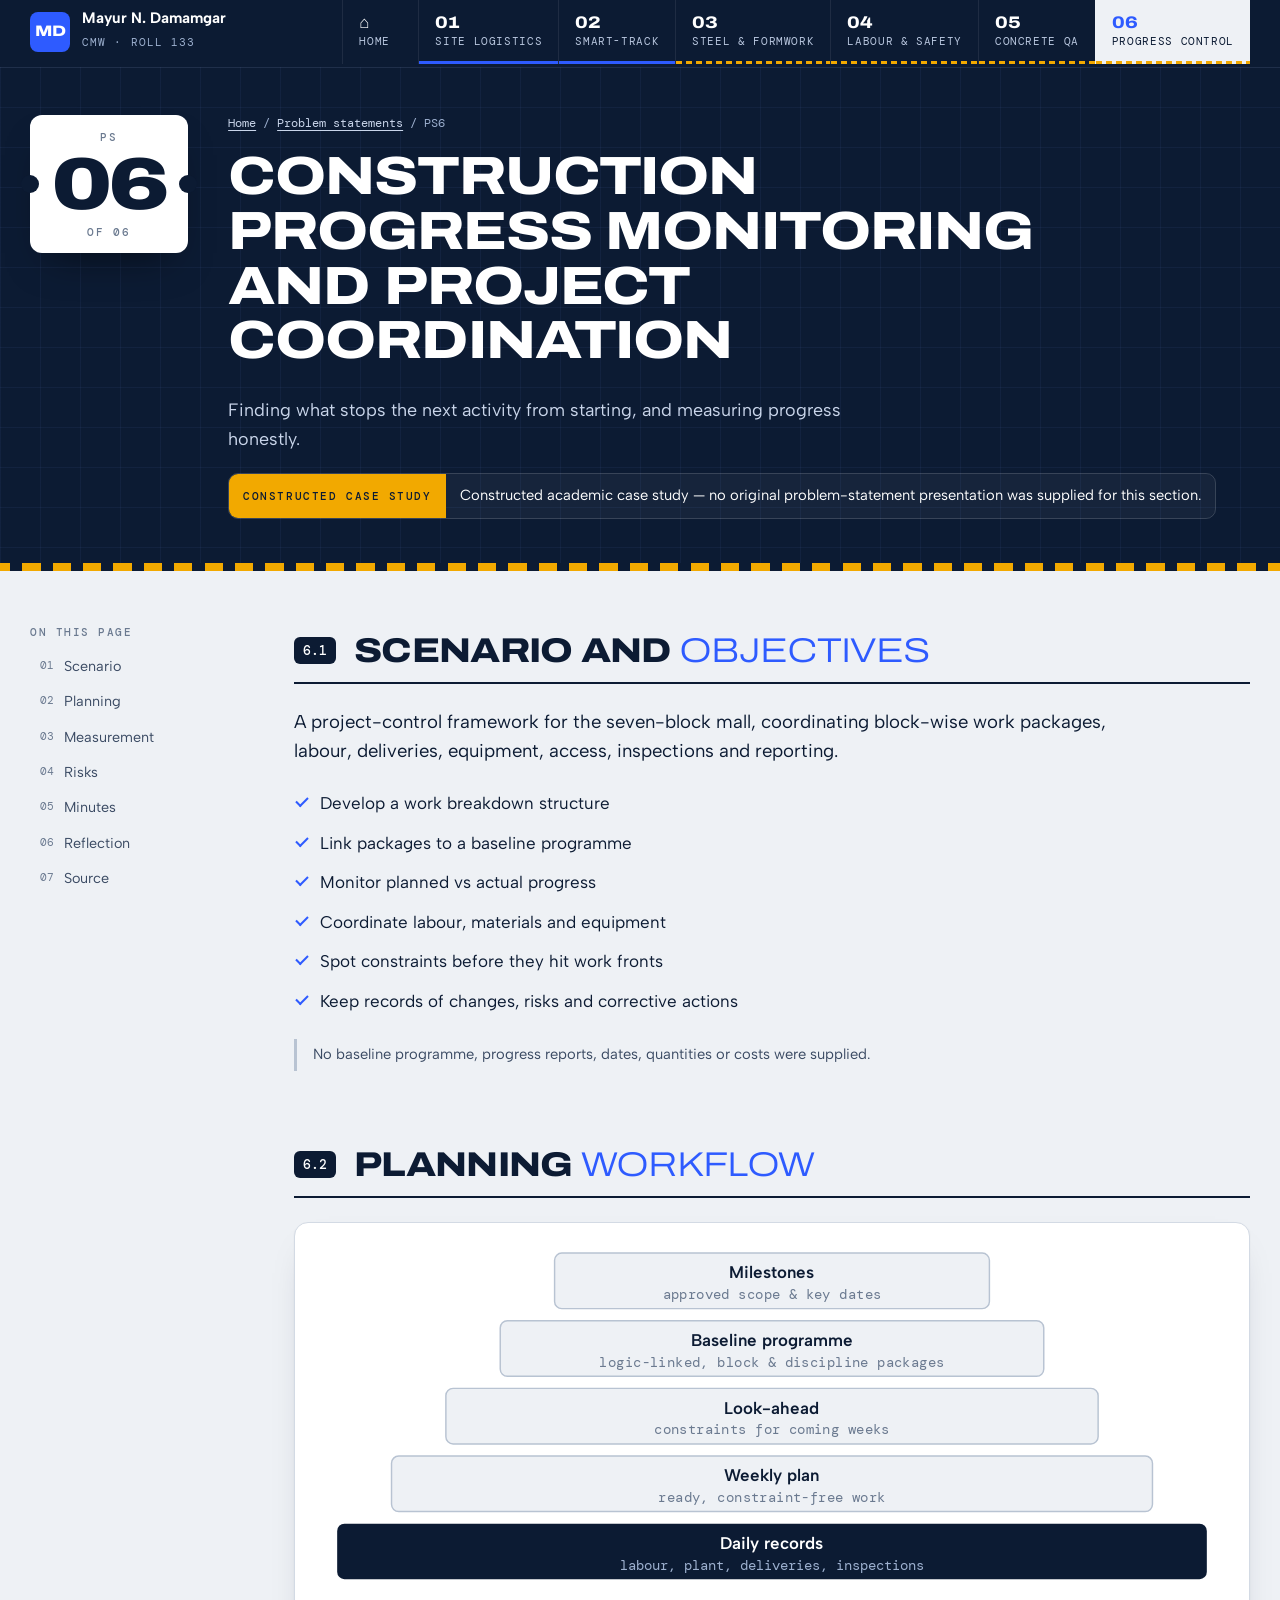
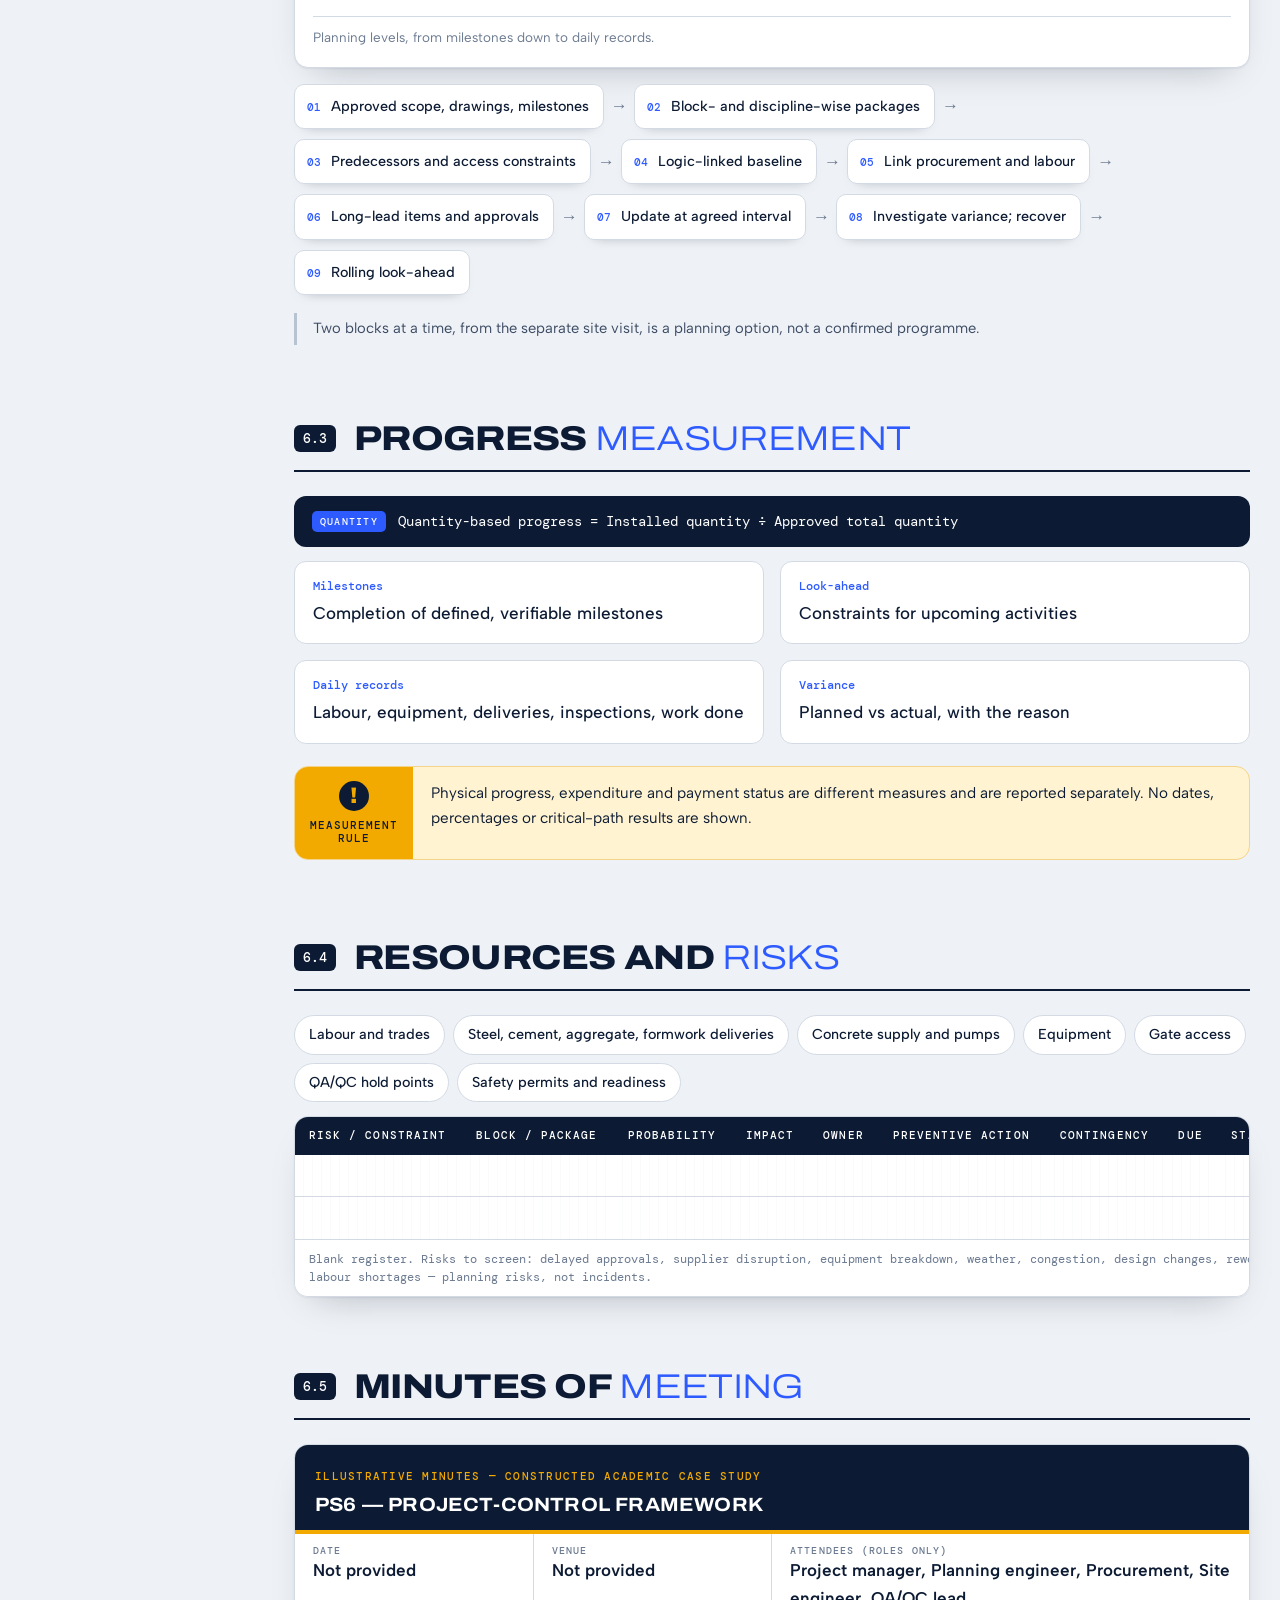
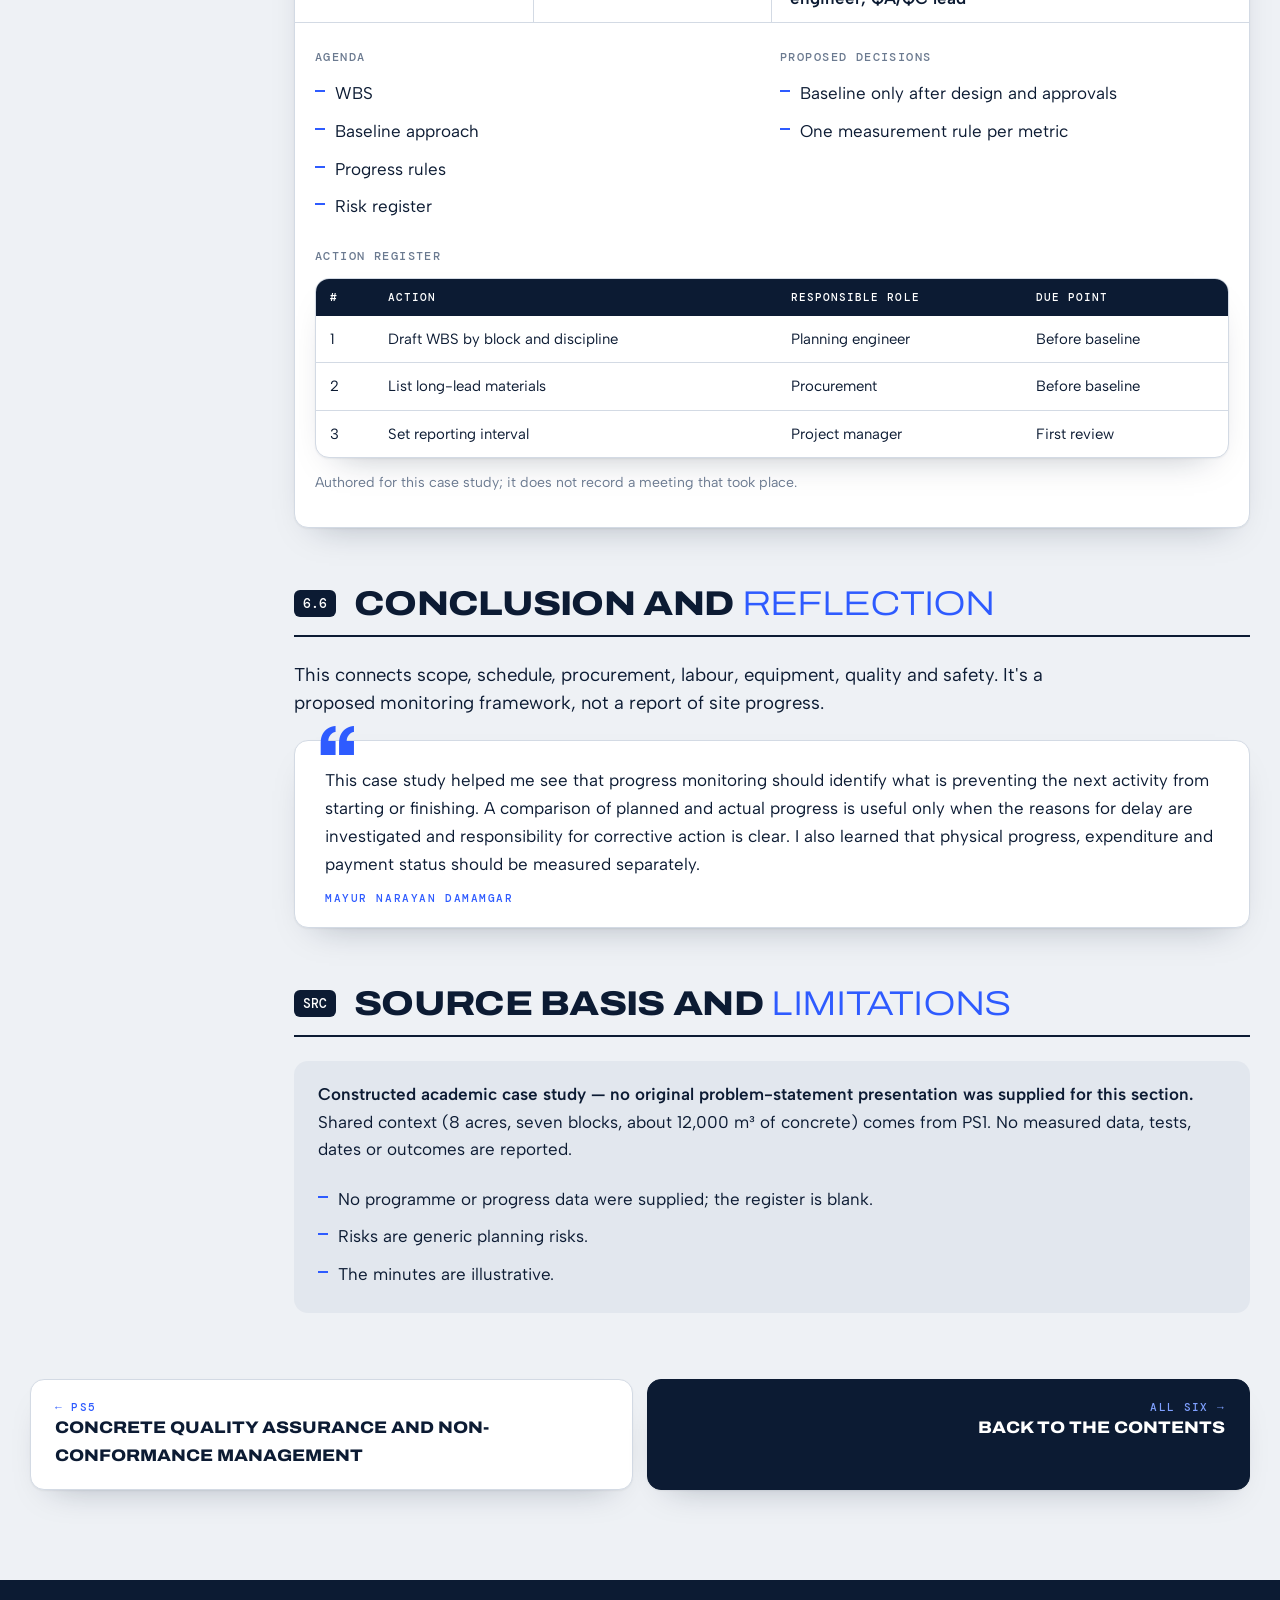
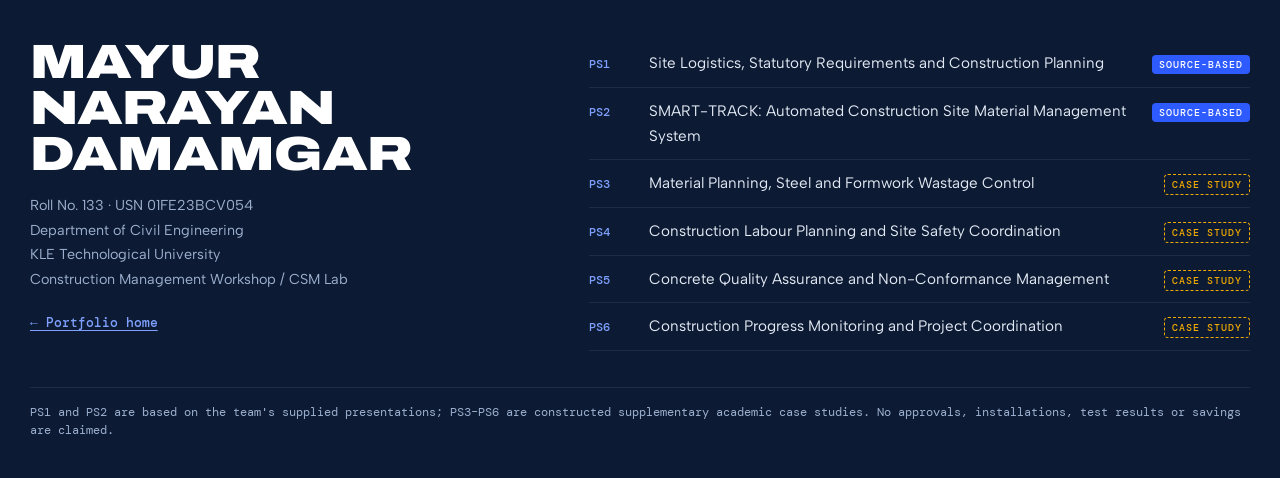
<file: problem-statements/ps6.html>
<!DOCTYPE html>
<html lang="en">
<head>
<meta charset="utf-8">
<meta name="viewport" content="width=device-width, initial-scale=1">
<title>PS6 · Construction Progress Monitoring and Project Coordination — Mayur Narayan Damamgar</title>
<meta name="description" content="Mayur Narayan Damamgar (Roll 133, USN 01FE23BCV054) — Construction Management Workshop problem statement 6: Construction Progress Monitoring and Project Coordination.">
<meta name="author" content="Mayur Narayan Damamgar">
<meta property="og:title" content="PS6 · Construction Progress Monitoring and Project Coordination — Mayur Narayan Damamgar">
<meta property="og:description" content="Mayur Narayan Damamgar (Roll 133, USN 01FE23BCV054) — Construction Management Workshop problem statement 6: Construction Progress Monitoring and Project Coordination.">
<meta name="theme-color" content="#0C1B33">
<link rel="icon" href="../assets/favicon.svg" type="image/svg+xml">
<link rel="preload" href="../assets/fonts/archivo-latin-wdth-normal.woff2" as="font" type="font/woff2" crossorigin>
<link rel="stylesheet" href="../assets/css/style.css">
<script>document.documentElement.classList.add('js')</script>
</head>
<body>
<a class="skip" href="#main">Skip to content</a><header class="top"><div class="top-in">
  <a class="mark" href="../index.html"><span class="mk" aria-hidden="true">MD</span><span class="mt"><b>Mayur N. Damamgar</b><small>CMW · Roll 133</small></span></a>
  <nav class="tabs" aria-label="Problem statements"><a class="tab home" href="../index.html"><b>⌂</b><span>Home</span></a><a class="tab src" href="ps1.html"><b>01</b><span>Site logistics</span></a><a class="tab src" href="ps2.html"><b>02</b><span>SMART-TRACK</span></a><a class="tab cons" href="ps3.html"><b>03</b><span>Steel & formwork</span></a><a class="tab cons" href="ps4.html"><b>04</b><span>Labour & safety</span></a><a class="tab cons" href="ps5.html"><b>05</b><span>Concrete QA</span></a><a class="tab cons" href="ps6.html" aria-current="page"><b>06</b><span>Progress control</span></a></nav>
</div><div class="progress" aria-hidden="true"></div></header><main id="main"><header class="ps-hero cons"><div class="wrap ps-hero-in">
  <div class="ticket" aria-hidden="true"><span>PS</span><b>06</b><i>of 06</i></div>
  <div class="ps-ttl"><p class="crumbs"><a href="../index.html">Home</a> / <a href="../index.html#work">Problem statements</a> / PS6</p>
  <h1>Construction Progress Monitoring and Project Coordination</h1><p class="lede">Finding what stops the next activity from starting, and measuring progress honestly.</p><p class="stamp cons"><b>Constructed case study</b><span>Constructed academic case study — no original problem-statement presentation was supplied for this section.</span></p></div>
</div></header><div class="wrap ps-grid"><aside class="rail"><p>On this page</p><ol><li><a href="#scenario">Scenario</a></li><li><a href="#planning">Planning</a></li><li><a href="#measure">Measurement</a></li><li><a href="#risk">Risks</a></li><li><a href="#mom">Minutes</a></li><li><a href="#reflection">Reflection</a></li><li><a href="#limits">Source</a></li></ol></aside><div class="ps-main"><section id="scenario" class="sec"><header class="sec-h"><span class="code">6.1</span><h2>Scenario and <em>objectives</em></h2></header><div class="sec-b">
<p class="lead">A project-control framework for the seven-block mall, coordinating block-wise work packages, labour, deliveries, equipment, access, inspections and reporting.</p>
<ul class="ticks"><li>Develop a work breakdown structure</li><li>Link packages to a baseline programme</li><li>Monitor planned vs actual progress</li><li>Coordinate labour, materials and equipment</li><li>Spot constraints before they hit work fronts</li><li>Keep records of changes, risks and corrective actions</li></ul>
<p class="note">No baseline programme, progress reports, dates, quantities or costs were supplied.</p></div></section><section id="planning" class="sec"><header class="sec-h"><span class="code">6.2</span><h2>Planning <em>workflow</em></h2></header><div class="sec-b">
<figure class="viz"><svg viewBox="0 0 760 300" role="img" aria-label="Planning levels from milestones to daily records"><rect x="200.0" y="10" width="360" height="46" rx="6" class="bx"/><text x="380.0" y="31" text-anchor="middle" class="tx">Milestones</text><text x="380.0" y="48" text-anchor="middle" class="ts">approved scope & key dates</text><rect x="155.0" y="66" width="450" height="46" rx="6" class="bx"/><text x="380.0" y="87" text-anchor="middle" class="tx">Baseline programme</text><text x="380.0" y="104" text-anchor="middle" class="ts">logic-linked, block & discipline packages</text><rect x="110.0" y="122" width="540" height="46" rx="6" class="bx"/><text x="380.0" y="143" text-anchor="middle" class="tx">Look-ahead</text><text x="380.0" y="160" text-anchor="middle" class="ts">constraints for coming weeks</text><rect x="65.0" y="178" width="630" height="46" rx="6" class="bx"/><text x="380.0" y="199" text-anchor="middle" class="tx">Weekly plan</text><text x="380.0" y="216" text-anchor="middle" class="ts">ready, constraint-free work</text><rect x="20.0" y="234" width="720" height="46" rx="6" class="navy"/><text x="380.0" y="255" text-anchor="middle" class="txw">Daily records</text><text x="380.0" y="272" text-anchor="middle" class="tsw">labour, plant, deliveries, inspections</text></svg><figcaption>Planning levels, from milestones down to daily records.</figcaption></figure>
<ol class="flow "><li><span>Approved scope, drawings, milestones</span></li><li><span>Block- and discipline-wise packages</span></li><li><span>Predecessors and access constraints</span></li><li><span>Logic-linked baseline</span></li><li><span>Link procurement and labour</span></li><li><span>Long-lead items and approvals</span></li><li><span>Update at agreed interval</span></li><li><span>Investigate variance; recover</span></li><li><span>Rolling look-ahead</span></li></ol>
<p class="note">Two blocks at a time, from the separate site visit, is a planning option, not a confirmed programme.</p></div></section><section id="measure" class="sec"><header class="sec-h"><span class="code">6.3</span><h2>Progress <em>measurement</em></h2></header><div class="sec-b">
<div class="formula"><span>Quantity</span><code>Quantity-based progress = Installed quantity ÷ Approved total quantity</code></div>
<div class="g2 tiles"><div><b>Milestones</b>Completion of defined, verifiable milestones</div><div><b>Look-ahead</b>Constraints for upcoming activities</div><div><b>Daily records</b>Labour, equipment, deliveries, inspections, work done</div><div><b>Variance</b>Planned vs actual, with the reason</div></div>
<aside class="flag"><b><i aria-hidden="true">!</i>Measurement rule</b><div>Physical progress, expenditure and payment status are different measures and are reported separately. No dates, percentages or critical-path results are shown.</div></aside></div></section><section id="risk" class="sec"><header class="sec-h"><span class="code">6.4</span><h2>Resources and <em>risks</em></h2></header><div class="sec-b">
<div class="chips"><span>Labour and trades</span><span>Steel, cement, aggregate, formwork deliveries</span><span>Concrete supply and pumps</span><span>Equipment</span><span>Gate access</span><span>QA/QC hold points</span><span>Safety permits and readiness</span></div>
<div class="tbl wide blank"><table><caption>Blank register. Risks to screen: delayed approvals, supplier disruption, equipment breakdown, weather, congestion, design changes, rework, labour shortages — planning risks, not incidents.</caption><thead><tr><th scope="col" class="">Risk / constraint</th><th scope="col" class="">Block / package</th><th scope="col" class="">Probability</th><th scope="col" class="">Impact</th><th scope="col" class="">Owner</th><th scope="col" class="">Preventive action</th><th scope="col" class="">Contingency</th><th scope="col" class="">Due</th><th scope="col" class="">Status</th></tr></thead><tbody><tr><td data-l="Risk / constraint" class=""></td><td data-l="Block / package" class=""></td><td data-l="Probability" class=""></td><td data-l="Impact" class=""></td><td data-l="Owner" class=""></td><td data-l="Preventive action" class=""></td><td data-l="Contingency" class=""></td><td data-l="Due" class=""></td><td data-l="Status" class=""></td></tr><tr><td data-l="Risk / constraint" class=""></td><td data-l="Block / package" class=""></td><td data-l="Probability" class=""></td><td data-l="Impact" class=""></td><td data-l="Owner" class=""></td><td data-l="Preventive action" class=""></td><td data-l="Contingency" class=""></td><td data-l="Due" class=""></td><td data-l="Status" class=""></td></tr></tbody></table></div></div></section><section id="mom" class="sec"><header class="sec-h"><span class="code">6.5</span><h2>Minutes of <em>meeting</em></h2></header><div class="sec-b"><article class="mom"><header><span>Illustrative minutes — constructed academic case study</span><h3>PS6 — project-control framework</h3></header>
<dl class="mom-meta"><div><dt>Date</dt><dd>Not provided</dd></div><div><dt>Venue</dt><dd>Not provided</dd></div><div class="w"><dt>Attendees (roles only)</dt><dd>Project manager, Planning engineer, Procurement, Site engineer, QA/QC lead</dd></div></dl>
<div class="mom-b"><div class="g2"><div><h4>Agenda</h4><ul class="dash"><li>WBS</li><li>Baseline approach</li><li>Progress rules</li><li>Risk register</li></ul></div><div><h4>Proposed decisions</h4><ul class="dash"><li>Baseline only after design and approvals</li><li>One measurement rule per metric</li></ul></div></div><h4>Action register</h4><div class="tbl "><table><thead><tr><th scope="col" class="">#</th><th scope="col" class="">Action</th><th scope="col" class="">Responsible role</th><th scope="col" class="">Due point</th></tr></thead><tbody><tr><td data-l="#" class="">1</td><td data-l="Action" class="">Draft WBS by block and discipline</td><td data-l="Responsible role" class="">Planning engineer</td><td data-l="Due point" class="">Before baseline</td></tr><tr><td data-l="#" class="">2</td><td data-l="Action" class="">List long-lead materials</td><td data-l="Responsible role" class="">Procurement</td><td data-l="Due point" class="">Before baseline</td></tr><tr><td data-l="#" class="">3</td><td data-l="Action" class="">Set reporting interval</td><td data-l="Responsible role" class="">Project manager</td><td data-l="Due point" class="">First review</td></tr></tbody></table></div>
<p class="small muted">Authored for this case study; it does not record a meeting that took place.</p></div></article></div></section><section id="reflection" class="sec"><header class="sec-h"><span class="code">6.6</span><h2>Conclusion and <em>reflection</em></h2></header><div class="sec-b">
<p class="lead">This connects scope, schedule, procurement, labour, equipment, quality and safety. It's a proposed monitoring framework, not a report of site progress.</p>
<blockquote class="reflect"><p>This case study helped me see that progress monitoring should identify what is preventing the next activity from starting or finishing. A comparison of planned and actual progress is useful only when the reasons for delay are investigated and responsibility for corrective action is clear. I also learned that physical progress, expenditure and payment status should be measured separately.</p><footer>Mayur Narayan Damamgar</footer></blockquote></div></section><section id="limits" class="sec"><header class="sec-h"><span class="code">SRC</span><h2>Source basis and <em>limitations</em></h2></header><div class="sec-b"><div class="limits"><p><b>Constructed academic case study — no original problem-statement presentation was supplied for this section.</b> Shared context (8 acres, seven blocks, about 12,000 m³ of concrete) comes from PS1. No measured data, tests, dates or outcomes are reported.</p><ul class="dash"><li>No programme or progress data were supplied; the register is blank.</li><li>Risks are generic planning risks.</li><li>The minutes are illustrative.</li></ul></div></div></section></div></div><nav class="pager wrap" aria-label="Previous and next"><a href="ps5.html"><small>← PS5</small><span>Concrete Quality Assurance and Non-Conformance Management</span></a><a class="nx" href="../index.html#work"><small>All six →</small><span>Back to the contents</span></a></nav></main><footer class="foot"><div class="wrap foot-in">
  <div><p class="foot-name">Mayur Narayan<br>Damamgar</p><p class="foot-id">Roll No. 133 · USN 01FE23BCV054<br>Department of Civil Engineering<br>KLE Technological University<br>Construction Management Workshop / CSM Lab</p>
  <p class="foot-back"><a href="../index.html">← Portfolio home</a></p></div>
  <nav class="foot-links" aria-label="All problem statements"><a href="ps1.html"><i>PS1</i>Site Logistics, Statutory Requirements and Construction Planning<em class="src">Source-based</em></a><a href="ps2.html"><i>PS2</i>SMART-TRACK: Automated Construction Site Material Management System<em class="src">Source-based</em></a><a href="ps3.html"><i>PS3</i>Material Planning, Steel and Formwork Wastage Control<em class="cons">Case study</em></a><a href="ps4.html"><i>PS4</i>Construction Labour Planning and Site Safety Coordination<em class="cons">Case study</em></a><a href="ps5.html"><i>PS5</i>Concrete Quality Assurance and Non-Conformance Management<em class="cons">Case study</em></a><a href="ps6.html"><i>PS6</i>Construction Progress Monitoring and Project Coordination<em class="cons">Case study</em></a></nav>
</div><p class="wrap fine">PS1 and PS2 are based on the team's supplied presentations; PS3–PS6 are constructed supplementary academic case studies. No approvals, installations, test results or savings are claimed.</p></footer>
<script src="../assets/js/site.js" defer></script>
</body></html>
</file>
<file: assets/css/style.css>
/* =====================================================================
   Mayur Narayan Damamgar — CMW portfolio · Theme "Dispatch"
   Deep navy, cool paper, signal blue; ticket-stub and departures-board motifs.
   Archivo (expanded) / Albert Sans / DM Mono, self-hosted.
   ===================================================================== */
@font-face{font-family:"Archivo";src:url(../fonts/archivo-latin-wdth-normal.woff2) format("woff2-variations");font-weight:100 900;font-stretch:62% 125%;font-display:swap}
@font-face{font-family:"Albert Sans";src:url(../fonts/albert-sans-latin-400-normal.woff2) format("woff2");font-weight:400;font-display:swap}
@font-face{font-family:"Albert Sans";src:url(../fonts/albert-sans-latin-500-normal.woff2) format("woff2");font-weight:500;font-display:swap}
@font-face{font-family:"Albert Sans";src:url(../fonts/albert-sans-latin-600-normal.woff2) format("woff2");font-weight:600;font-display:swap}
@font-face{font-family:"Albert Sans";src:url(../fonts/albert-sans-latin-700-normal.woff2) format("woff2");font-weight:700;font-display:swap}
@font-face{font-family:"DM Mono";src:url(../fonts/dm-mono-latin-400-normal.woff2) format("woff2");font-weight:400;font-display:swap}
@font-face{font-family:"DM Mono";src:url(../fonts/dm-mono-latin-500-normal.woff2) format("woff2");font-weight:500;font-display:swap}

:root{
  --navy:#0C1B33; --navy-2:#132849; --navy-3:#1D3760; --paper:#EEF1F5; --paper-2:#E2E7EE; --white:#FFFFFF;
  --ink:#0C1B33; --ink-2:#3A4A63; --ink-3:#6B7A90; --line:#D3DAE4; --line-2:#B8C3D2;
  --sig:#2E5BFF; --sig-2:#7FA0FF; --sig-3:#E4EAFF; --amber:#F2A900; --amber-2:#FFF3D1; --ok:#12805C; --ok-2:#DDF2E9; --rej:#C8323A; --rej-2:#FBE3E4;
  --disp:"Archivo","Arial Black",sans-serif; --sans:"Albert Sans",system-ui,-apple-system,"Segoe UI",sans-serif; --mono:"DM Mono",ui-monospace,Menlo,monospace;
  --r:14px; --sh:0 1px 2px rgba(12,27,51,.06),0 16px 36px -22px rgba(12,27,51,.35);
}
*,*::before,*::after{box-sizing:border-box}
html{scroll-behavior:smooth;-webkit-text-size-adjust:100%}
@media (prefers-reduced-motion:reduce){html{scroll-behavior:auto}*{animation:none!important;transition:none!important}}
body{margin:0;background:var(--paper);color:var(--ink);font:400 17px/1.62 var(--sans);-webkit-font-smoothing:antialiased}
img{max-width:100%;display:block}
a{color:var(--sig);text-underline-offset:3px}
a:hover{color:var(--navy)}
:focus-visible{outline:3px solid var(--sig);outline-offset:3px;border-radius:4px}
p,li,td,dd{overflow-wrap:break-word}
h1,h2,h3{font-family:var(--disp);font-stretch:118%;font-weight:800;line-height:1.02;letter-spacing:-.02em;margin:0 0 .5em;text-transform:uppercase}
h2 em,h1 em{font-style:normal;color:var(--sig);font-weight:300}
h3{font-size:1.02rem;letter-spacing:.01em;font-stretch:110%;font-weight:700}
h4{font:500 .74rem var(--mono);text-transform:uppercase;letter-spacing:.12em;color:var(--ink-3);margin:22px 0 10px}
b,strong{font-weight:600}
.wrap{width:min(1220px,100% - 56px);margin-inline:auto}
@media (max-width:640px){.wrap{width:calc(100% - 32px)}}
.skip{position:absolute;left:-999px;top:8px;background:var(--sig);color:#fff;padding:8px 14px;z-index:300}.skip:focus{left:12px}
.small{font-size:.88rem}.muted{color:var(--ink-3)}.lead{font-size:1.16rem;line-height:1.55;max-width:68ch}
.eyebrow{font:500 .72rem var(--mono);text-transform:uppercase;letter-spacing:.16em;color:var(--sig);margin:0 0 14px}
.eyebrow.light{color:var(--sig-2)}

/* ---------- top bar (tabbed binder) ---------- */
.top{position:sticky;top:0;z-index:100;background:var(--navy);color:#fff;box-shadow:0 1px 0 rgba(255,255,255,.06)}
.top-in{display:flex;align-items:stretch;gap:20px;width:min(1220px,100% - 32px);margin:0 auto;min-height:64px}
.mark{display:flex;align-items:center;gap:12px;text-decoration:none;color:#fff;flex:none}
.mark:hover{color:#fff}
.mk{width:40px;height:40px;display:grid;place-items:center;background:var(--sig);font:800 .95rem/1 var(--disp);font-stretch:125%;border-radius:8px}
.mt b{display:block;font:700 .95rem/1.1 var(--sans)}.mt small{font:400 .68rem var(--mono);letter-spacing:.1em;color:#9DB0CF;text-transform:uppercase}
.tabs{display:flex;margin-left:auto;align-items:stretch;overflow-x:auto;scrollbar-width:none}
.tabs::-webkit-scrollbar{display:none}
.tab{display:flex;flex-direction:column;justify-content:center;padding:0 16px;text-decoration:none;color:#B8C6DE;border-left:1px solid rgba(255,255,255,.08);position:relative;min-width:76px;transition:background .2s,color .2s}
.tab b{font:800 1.05rem/1 var(--disp);font-stretch:120%;color:#fff}
.tab span{font:400 .66rem/1.3 var(--mono);letter-spacing:.06em;text-transform:uppercase;margin-top:3px;white-space:nowrap}
.tab:hover{background:var(--navy-2);color:#fff}
.tab[aria-current="page"]{background:var(--paper);color:var(--navy)}
.tab[aria-current="page"] b{color:var(--sig)}
.tab.cons::after{content:"";position:absolute;left:0;right:0;bottom:0;height:3px;background:repeating-linear-gradient(90deg,var(--amber) 0 6px,transparent 6px 10px)}
.tab.src::after{content:"";position:absolute;left:0;right:0;bottom:0;height:3px;background:var(--sig)}
.progress{height:3px;width:0;background:var(--sig-2)}
@media (max-width:900px){.mt{display:none}.tab span{display:none}.tab{min-width:52px;padding:0 12px;align-items:center}.tab.home span{display:block}}

.btn{display:inline-flex;align-items:center;gap:10px;font:600 .92rem var(--sans);text-decoration:none;padding:14px 22px;border-radius:10px;background:var(--sig);color:#fff;border:1px solid var(--sig);transition:transform .2s,background .2s}
.btn:hover{background:#fff;color:var(--navy);border-color:#fff;transform:translateY(-2px)}
.btn.ghost{background:transparent;border-color:rgba(255,255,255,.35)}
.btn.ghost:hover{background:rgba(255,255,255,.1);color:#fff}
.btn.light{background:#fff;color:var(--navy);border-color:#fff}.btn.light:hover{background:var(--sig);color:#fff;border-color:var(--sig)}
.cta{display:flex;flex-wrap:wrap;gap:12px}

/* ---------- home hero ---------- */
.hero{background:var(--navy);color:#fff;position:relative;overflow:hidden;padding:72px 0 90px}
.hero::before{content:"";position:absolute;inset:0;background:linear-gradient(rgba(127,160,255,.07) 1px,transparent 1px) 0 0/100% 48px,linear-gradient(90deg,rgba(127,160,255,.07) 1px,transparent 1px) 0 0/48px 100%;mask-image:linear-gradient(180deg,#000,transparent 85%)}
.hero::after{content:"";position:absolute;right:-180px;top:-160px;width:620px;height:620px;border-radius:50%;background:radial-gradient(circle,rgba(46,91,255,.35),transparent 65%)}
.hero-in{position:relative;z-index:1;display:grid;grid-template-columns:minmax(0,1.4fr) minmax(300px,.62fr);gap:56px;align-items:center}
.kicker{display:flex;gap:12px;align-items:center;font:500 .74rem var(--mono);letter-spacing:.14em;text-transform:uppercase;color:#9DB0CF;margin:0 0 26px}
.kicker span{width:34px;height:2px;background:var(--sig-2)}
.hero h1{font-size:clamp(2.6rem,6.4vw,6.2rem);font-stretch:125%;line-height:.86;letter-spacing:-.035em;color:#fff;margin:0 0 28px}
.hero h1 span{display:block;animation:up .8s both cubic-bezier(.2,.8,.2,1)}
.hero h1 .mid{color:transparent;-webkit-text-stroke:1.5px var(--sig-2);font-weight:700;animation-delay:.08s}
.hero h1 span:last-child{animation-delay:.16s}
@keyframes up{from{opacity:0;transform:translateY(24px)}to{opacity:1;transform:none}}
.hero-lede{font-size:1.15rem;color:#C9D5EA;max-width:46ch;margin:0 0 30px}
.idticket{background:var(--white);color:var(--ink);border-radius:18px;padding:14px;position:relative;box-shadow:0 40px 80px -30px rgba(0,0,0,.6);transform:rotate(1.5deg);animation:drop 1s .2s both cubic-bezier(.2,.8,.2,1)}
@keyframes drop{from{opacity:0;transform:translateY(-30px) rotate(5deg)}to{opacity:1;transform:rotate(1.5deg)}}
.it-top{display:flex;justify-content:space-between;font:500 .66rem var(--mono);letter-spacing:.14em;text-transform:uppercase;color:var(--ink-3);padding:2px 4px 10px}
.idticket img{width:100%;height:auto;aspect-ratio:1/1.08;object-fit:cover;object-position:50% 20%;border-radius:10px}
.it-perf{height:22px;margin:10px -14px 4px;position:relative;background:radial-gradient(circle at 0 50%,var(--navy) 11px,transparent 12px),radial-gradient(circle at 100% 50%,var(--navy) 11px,transparent 12px)}
.it-perf::after{content:"";position:absolute;left:22px;right:22px;top:50%;border-top:2px dashed var(--line-2)}
.idticket dl{display:grid;grid-template-columns:1fr 1fr;margin:0;gap:0}
.idticket dl>div{padding:8px 6px;border-bottom:1px solid var(--line)}
.idticket dl>.w{grid-column:1/-1}
.idticket dt{font:500 .6rem var(--mono);text-transform:uppercase;letter-spacing:.14em;color:var(--ink-3)}
.idticket dd{margin:1px 0 0;font:600 .9rem/1.3 var(--sans)}
.barcode{width:100%;height:34px;margin-top:12px;fill:var(--navy)}
@media (max-width:900px){.hero{padding:44px 0 60px}.hero-in{grid-template-columns:1fr;gap:40px}.idticket{max-width:400px;transform:none;animation:none}}

/* ---------- home sections ---------- */
.hsec{padding:96px 0 0;scroll-margin-top:80px}
.hsec h2{font-size:clamp(2rem,4.6vw,3.6rem)}
.about-g{display:grid;grid-template-columns:1fr 1.15fr;gap:56px}
@media (max-width:860px){.about-g{grid-template-columns:1fr;gap:14px}.hsec{padding-top:70px}}
.board-h{display:grid;grid-template-columns:1fr;max-width:760px;margin-bottom:26px}
.board{background:var(--navy);border-radius:18px;overflow:hidden;box-shadow:var(--sh)}
.brow{display:grid;grid-template-columns:110px minmax(0,1fr) 150px 40px;gap:22px;align-items:center;padding:22px 26px;border-bottom:1px solid rgba(255,255,255,.08);text-decoration:none;color:#fff;transition:background .25s}
.brow:last-child{border-bottom:0}
.brow:hover{background:var(--navy-3);color:#fff}
.b-no{font:500 1.5rem var(--mono);color:var(--sig-2);letter-spacing:.02em}
.brow.cons .b-no{color:var(--amber)}
.b-t b{display:block;font:800 clamp(1.05rem,1.9vw,1.4rem)/1.15 var(--disp);font-stretch:112%;text-transform:uppercase;letter-spacing:-.01em}
.b-t em{display:block;font-style:normal;color:#9DB0CF;font-size:.92rem;margin-top:5px}
.b-st{font:500 .7rem var(--mono);text-transform:uppercase;letter-spacing:.12em;text-align:center;padding:7px 10px;border-radius:6px}
.brow.src .b-st{background:var(--sig);color:#fff}
.brow.cons .b-st{background:transparent;color:var(--amber);border:1px dashed var(--amber)}
.b-go{font:500 1.3rem var(--mono);color:#9DB0CF;transition:transform .25s}
.brow:hover .b-go{transform:translateX(6px);color:#fff}
@media (max-width:760px){.brow{grid-template-columns:64px minmax(0,1fr);gap:6px 14px;padding:18px}.b-no{font-size:1.05rem;grid-row:span 2}.b-st{justify-self:start;grid-column:2}.b-go{display:none}}
.proj-g{display:grid;grid-template-columns:1fr 1.2fr;gap:40px;align-items:center}
@media (max-width:860px){.proj-g{grid-template-columns:1fr}}
.smart{display:grid;grid-template-columns:.8fr 1.2fr;gap:40px;align-items:center;background:var(--navy);color:#C9D5EA;border-radius:22px;padding:clamp(26px,4vw,52px);margin-bottom:20px}
.smart h2{color:#fff}.smart h2 em{color:var(--sig-2)}
.smart .viz{margin:0}
@media (max-width:900px){.smart{grid-template-columns:1fr}}

/* ---------- PS hero ---------- */
.ps-hero{background:var(--navy);color:#fff;padding:48px 0 44px;position:relative;overflow:hidden}
.ps-hero::before{content:"";position:absolute;inset:0;background:linear-gradient(rgba(127,160,255,.06) 1px,transparent 1px) 0 0/100% 40px,linear-gradient(90deg,rgba(127,160,255,.06) 1px,transparent 1px) 0 0/40px 100%}
.ps-hero.cons{border-bottom:8px solid transparent;border-image:repeating-linear-gradient(90deg,var(--amber) 0 18px,var(--navy) 18px 30px) 8}
.ps-hero.src{border-bottom:8px solid var(--sig)}
.ps-hero-in{position:relative;display:grid;grid-template-columns:auto minmax(0,1fr);gap:40px;align-items:start}
.ticket{background:#fff;color:var(--navy);border-radius:12px;padding:16px 22px 14px;text-align:center;min-width:140px;position:relative;box-shadow:0 20px 40px -20px rgba(0,0,0,.6)}
.ticket::before,.ticket::after{content:"";position:absolute;top:50%;width:18px;height:18px;border-radius:50%;background:var(--navy);transform:translateY(-50%)}
.ticket::before{left:-9px}.ticket::after{right:-9px}
.ticket span,.ticket i{display:block;font:500 .66rem var(--mono);letter-spacing:.16em;text-transform:uppercase;font-style:normal;color:var(--ink-3)}
.ticket b{display:block;font:900 4.6rem/1 var(--disp);font-stretch:125%;color:var(--sig);letter-spacing:-.04em;margin:4px 0}
.ps-hero.cons .ticket b{color:var(--navy);-webkit-text-stroke:0}
.crumbs{font:400 .76rem var(--mono);color:#9DB0CF;margin:0 0 18px}
.crumbs a{color:#C9D5EA}
.ps-hero h1{color:#fff;font-size:clamp(1.9rem,4.2vw,3.4rem);max-width:22ch}
.ps-hero .lede{color:#C9D5EA;font-size:1.12rem;max-width:62ch;margin:0 0 20px}
.stamp{display:inline-flex;flex-wrap:wrap;margin:0;border-radius:10px;overflow:hidden;border:1px solid rgba(255,255,255,.18)}
.stamp b{font:500 .7rem var(--mono);text-transform:uppercase;letter-spacing:.14em;padding:10px 14px;display:flex;align-items:center}
.stamp span{padding:10px 14px;font-size:.92rem;color:#fff;background:rgba(255,255,255,.04)}
.stamp.src b{background:var(--sig);color:#fff}
.stamp.cons b{background:var(--amber);color:var(--navy)}
@media (max-width:760px){.ps-hero-in{grid-template-columns:1fr;gap:20px}.ticket{display:inline-flex;align-items:baseline;gap:10px;justify-self:start;padding:10px 18px}.ticket b{font-size:2.4rem;margin:0}}

/* ---------- PS layout ---------- */
.ps-grid{display:grid;grid-template-columns:210px minmax(0,1fr);gap:54px;padding-top:10px}
.rail{position:sticky;top:90px;align-self:start;padding-top:44px;max-height:calc(100vh - 110px);overflow:auto}
.rail p{font:500 .68rem var(--mono);letter-spacing:.14em;text-transform:uppercase;color:var(--ink-3);margin:0 0 10px}
.rail ol{list-style:none;margin:0;padding:0;counter-reset:r}
.rail li{counter-increment:r}
.rail a{display:flex;gap:10px;padding:6px 10px;border-radius:8px;color:var(--ink-2);text-decoration:none;font-size:.9rem}
.rail a::before{content:counter(r,decimal-leading-zero);font:400 .7rem var(--mono);color:var(--ink-3);padding-top:3px}
.rail a:hover{background:var(--paper-2)}
.rail a.on{background:var(--navy);color:#fff}.rail a.on::before{color:var(--sig-2)}
@media (max-width:1000px){.ps-grid{grid-template-columns:1fr;gap:0}.rail{display:none}}
.ps-main{min-width:0}
.sec{padding:52px 0 6px;scroll-margin-top:80px}
.sec-h{display:grid;grid-template-columns:auto 1fr;gap:4px 18px;align-items:baseline;padding-bottom:14px;border-bottom:2px solid var(--navy);margin-bottom:24px}
.code{font:500 .8rem var(--mono);background:var(--navy);color:#fff;padding:5px 9px;border-radius:6px;align-self:center}
.sec-h h2{font-size:clamp(1.45rem,2.8vw,2.15rem);margin:0}
.sec-h .intro{grid-column:2;margin:6px 0 0;color:var(--ink-2)}

/* ---------- components ---------- */
.g2,.g3,.g4{display:grid;gap:16px}
.g2{grid-template-columns:repeat(2,minmax(0,1fr))}.g3{grid-template-columns:repeat(3,minmax(0,1fr))}.g4{grid-template-columns:repeat(4,minmax(0,1fr))}
.g2.top{align-items:start}
.g2>*,.g3>*,.g4>*{min-width:0}
@media (max-width:1000px){.g4{grid-template-columns:repeat(2,minmax(0,1fr))}.g3{grid-template-columns:repeat(2,minmax(0,1fr))}}
@media (max-width:640px){.g2,.g3,.g4{grid-template-columns:1fr}}
.card{background:var(--white);border:1px solid var(--line);border-radius:var(--r);padding:20px 22px;box-shadow:var(--sh)}
.card p:last-child,.card ul:last-child{margin-bottom:0}
.card.accent{background:var(--sig-3);border-color:#C9D4FF}
.card.doc h3{display:flex;align-items:center;gap:8px}
.card.doc h3::before{content:"";width:10px;height:13px;border:1.5px solid var(--sig);border-radius:2px}
.tiles>div{background:var(--white);border:1px solid var(--line);border-radius:12px;padding:16px 18px;font-weight:500}
.tiles>div b{display:block;font:500 .78rem var(--mono);color:var(--sig);margin-bottom:6px}
.ticks,.dash{list-style:none;margin:0;padding:0}
.ticks li{position:relative;padding:6px 0 6px 26px}
.ticks li::before{content:"";position:absolute;left:2px;top:13px;width:12px;height:7px;border-left:2px solid var(--sig);border-bottom:2px solid var(--sig);transform:rotate(-45deg)}
.dash li{position:relative;padding:5px 0 5px 20px}
.dash li::before{content:"";position:absolute;left:0;top:15px;width:10px;height:2px;background:var(--sig)}
.nlist{counter-reset:n;list-style:none;margin:0;padding:0}
.nlist li{counter-increment:n;position:relative;padding:12px 0 12px 54px;border-bottom:1px solid var(--line)}
.nlist li::before{content:counter(n,decimal-leading-zero);position:absolute;left:0;top:10px;font:500 .85rem var(--mono);background:var(--navy);color:#fff;border-radius:6px;padding:3px 8px}
.chips{display:flex;flex-wrap:wrap;gap:8px}
.chips span{background:var(--white);border:1px solid var(--line);border-radius:999px;padding:7px 14px;font-size:.9rem;font-weight:500}
.tag{display:inline-block;font:500 .6rem/1 var(--mono);text-transform:uppercase;letter-spacing:.1em;padding:5px 8px;border-radius:5px;vertical-align:.2em;white-space:nowrap}
.t-src{background:var(--navy);color:#fff}.t-ana{background:var(--ok-2);color:var(--ok)}.t-prop{background:var(--sig-3);color:var(--sig)}.t-ill{background:var(--amber-2);color:#8A5F00}
.note{border-left:3px solid var(--line-2);padding:4px 0 4px 16px;color:var(--ink-2);font-size:.92rem;margin:18px 0}
.flag{display:grid;grid-template-columns:auto 1fr;margin:22px 0;border-radius:var(--r);overflow:hidden;border:1px solid #F4D48A;background:var(--amber-2)}
.flag>b{display:flex;flex-direction:column;gap:8px;align-items:center;justify-content:center;background:var(--amber);color:var(--navy);font:500 .66rem/1.25 var(--mono);letter-spacing:.1em;text-transform:uppercase;padding:14px 12px;width:118px;text-align:center}
.flag>b i{font:900 1.4rem/1 var(--disp);font-style:normal;width:30px;height:30px;border-radius:50%;background:var(--navy);color:var(--amber);display:grid;place-items:center}
.flag>div{padding:14px 18px;font-size:.95rem}
@media (max-width:600px){.flag{grid-template-columns:1fr}.flag>b{width:auto;flex-direction:row;padding:10px 14px}}
.formula{display:flex;flex-wrap:wrap;align-items:center;gap:12px;background:var(--navy);color:#fff;border-radius:12px;padding:14px 18px;margin:14px 0}
.formula span{font:500 .64rem var(--mono);text-transform:uppercase;letter-spacing:.12em;background:var(--sig);padding:4px 8px;border-radius:5px}
.formula code{font:400 .9rem/1.6 var(--mono)}
.callout{background:var(--navy);color:#C9D5EA;border-radius:var(--r);padding:20px 24px;margin:20px 0;font-size:1.02rem}
.callout b:first-child{color:#fff;font:800 1.1rem var(--disp);font-stretch:120%;letter-spacing:.02em;margin-right:6px}
.big-figure{display:grid;grid-template-columns:auto 1fr;gap:22px;align-items:center;background:var(--white);border:1px solid var(--line);border-left:6px solid var(--sig);border-radius:var(--r);padding:20px 24px;margin:18px 0}
.big-figure b{font:900 clamp(1.8rem,3.6vw,2.7rem)/1 var(--disp);font-stretch:118%;color:var(--sig);white-space:nowrap}
.big-figure span{font-size:.94rem;color:var(--ink-2)}
@media (max-width:640px){.big-figure{grid-template-columns:1fr}}
.kpis{display:grid;grid-template-columns:repeat(auto-fit,minmax(110px,1fr));gap:0;margin:16px 0;border-top:2px solid var(--navy)}
.kpis>div{padding:12px 6px;border-bottom:1px solid var(--line)}
.kpis dt{font:500 .64rem var(--mono);text-transform:uppercase;letter-spacing:.12em;color:var(--ink-3)}
.kpis dd{margin:4px 0 0;font:800 1.4rem/1 var(--disp);font-stretch:115%}
.kpis.big{grid-template-columns:repeat(2,minmax(0,1fr))}.kpis.big dd{font-size:clamp(1.6rem,2.6vw,2.2rem);white-space:nowrap}
.reflect{margin:22px 0 0;background:var(--white);border:1px solid var(--line);border-radius:var(--r);padding:26px 30px 22px;position:relative;box-shadow:var(--sh)}
.reflect::before{content:"“";position:absolute;left:22px;top:-26px;font:900 5rem/1 var(--disp);color:var(--sig)}
.reflect p{margin:0 0 12px;font-size:1.06rem;line-height:1.65}
.reflect footer{font:500 .7rem var(--mono);text-transform:uppercase;letter-spacing:.14em;color:var(--sig)}
.limits{background:var(--paper-2);border-radius:var(--r);padding:20px 24px}
.limits>p{margin-top:0}

/* flow (ticket chain) */
.flow{list-style:none;margin:0 0 16px;padding:0;display:flex;flex-wrap:wrap;gap:10px;counter-reset:f}
.flow li{counter-increment:f;display:flex;align-items:center}
.flow li span{background:var(--white);border:1px solid var(--line);border-radius:10px;padding:10px 14px 10px 12px;font-size:.9rem;font-weight:500;display:flex;gap:10px;align-items:baseline;box-shadow:0 6px 14px -12px rgba(12,27,51,.6)}
.flow li span::before{content:counter(f,decimal-leading-zero);font:500 .7rem var(--mono);color:var(--sig)}
.flow li:not(:last-child)::after{content:"→";margin-left:10px;color:var(--ink-3);font-family:var(--mono)}
.flow.vert{flex-direction:column;align-items:flex-start;gap:6px}
.flow.vert li:not(:last-child)::after{content:"↓";margin:0 0 0 14px;display:block}
.flow.vert li{flex-direction:column;align-items:flex-start}

/* tables */
.tbl{overflow-x:auto;background:var(--white);border:1px solid var(--line);border-radius:var(--r);box-shadow:var(--sh);margin:14px 0;-webkit-overflow-scrolling:touch}
table{width:100%;border-collapse:collapse;font-size:.93rem}
th{background:var(--navy);color:#fff;font:500 .66rem/1.3 var(--mono);text-transform:uppercase;letter-spacing:.1em;text-align:left;padding:12px 14px}
td{padding:11px 14px;border-bottom:1px solid var(--line);vertical-align:top}
tbody tr:last-child td{border-bottom:0}
tbody tr:hover td{background:#F5F8FF}
.r{text-align:right;font-family:var(--mono);font-size:.88rem;white-space:nowrap}
tr.tot td{background:var(--sig-3);font-weight:700;border-top:2px solid var(--sig)}
caption{caption-side:bottom;text-align:left;font:400 .76rem/1.5 var(--mono);color:var(--ink-3);padding:10px 14px;border-top:1px solid var(--line)}
.tbl.roles td:first-child{font-weight:600;width:26%}
.tbl.narrow{max-width:620px}
.tbl.wide table{min-width:1000px}
.tbl.blank td{height:42px;background:repeating-linear-gradient(90deg,transparent 0 8px,rgba(12,27,51,.02) 8px 9px)}
@media (max-width:640px){
  .tbl:not(.wide) table,.tbl:not(.wide) tbody,.tbl:not(.wide) tr,.tbl:not(.wide) td{display:block;width:100%!important}
  .tbl:not(.wide) thead{position:absolute;left:-9999px}
  .tbl:not(.wide) tr{border-bottom:2px solid var(--line-2);padding:6px 0}
  .tbl:not(.wide) td{border:0;padding:4px 14px;text-align:left;white-space:normal}
  .tbl:not(.wide) td::before{content:attr(data-l);display:block;font:500 .6rem var(--mono);text-transform:uppercase;letter-spacing:.1em;color:var(--ink-3)}
}

/* figures & svg */
figure{margin:0}
.viz{background:var(--white);border:1px solid var(--line);border-radius:var(--r);padding:18px;margin:16px 0;box-shadow:var(--sh)}
.viz svg{width:100%;height:auto;display:block}
.viz figcaption{font-size:.84rem;color:var(--ink-3);border-top:1px solid var(--line);padding-top:10px;margin-top:12px}
.smart .viz figcaption{color:var(--ink-3)}
svg .bx{fill:var(--paper);stroke:var(--line-2);stroke-width:1.2}
svg .acc{fill:var(--sig-3);stroke:var(--sig);stroke-width:1.5}
svg .navy{fill:var(--navy)}
svg .ok{fill:var(--ok-2);stroke:var(--ok);stroke-width:1.5}
svg .hold{fill:var(--amber-2);stroke:var(--amber);stroke-width:1.5}
svg .rej{fill:var(--rej-2);stroke:var(--rej);stroke-width:1.5}
svg .tx{font:600 14px var(--sans);fill:var(--ink)}
svg .txw{font:600 14px var(--sans);fill:#fff}
svg .txb{font:800 16px var(--disp);font-stretch:120%;fill:var(--ink);letter-spacing:.04em}
svg .ts{font:400 11.5px var(--mono);fill:var(--ink-3);letter-spacing:.03em}
svg .tsw{font:400 11.5px var(--mono);fill:#9DB0CF}
svg .ts2{font:500 13.5px var(--sans);fill:var(--ink-2)}
svg .num{font:500 13px var(--mono);fill:var(--sig)}
svg .ln{stroke:var(--ink-3);stroke-width:1.6;fill:none}
svg .ah{fill:var(--ink-3)}
svg .site{fill:#F7F9FC;stroke:var(--navy);stroke-width:2}
svg .blk{fill:var(--paper-2);stroke:var(--line-2);stroke-dasharray:6 4}
svg .route{stroke:var(--sig);stroke-width:5;fill:none}
svg .ped{stroke:var(--ok);stroke-width:3;stroke-dasharray:2 7;stroke-linecap:round;fill:none}
svg .gate{fill:var(--navy)}
svg .gt{font:500 11px var(--mono);fill:#fff;letter-spacing:.08em}
svg .zcode{font:900 24px var(--disp);font-stretch:125%;fill:var(--navy)}
svg .za{fill:#DCE6FF;stroke:#2E5BFF;stroke-width:1.5}
svg .zb{fill:#FFF4C7;stroke:#D9A400;stroke-width:1.5}
svg .zc{fill:#FFE3CC;stroke:#E07A1F;stroke-width:1.5}
svg .zd{fill:#D9F2E5;stroke:#12805C;stroke-width:1.5}
svg .zcem{fill:#EEF1F5;stroke:var(--navy);stroke-width:2}
svg .zq{fill:var(--amber-2);stroke:var(--amber);stroke-width:2;stroke-dasharray:6 4}
svg .zr{fill:var(--rej-2);stroke:var(--rej);stroke-width:2;stroke-dasharray:6 4}
svg .zi{fill:var(--paper);stroke:var(--line-2)}
svg .recv{fill:var(--paper-2);stroke:var(--navy);stroke-width:1.5}
svg .gl{stroke:var(--line);stroke-width:1}
svg .gantt{fill:var(--sig)}
svg .gantt2{fill:var(--navy)}
svg .axis{stroke:var(--navy);stroke-width:2}
svg .slot{fill:none;stroke:var(--line-2);stroke-dasharray:4 4}
svg .bar{fill:var(--navy)}
svg .val{font:500 12.5px var(--mono);fill:var(--ink-2)}

.dticket{display:inline-flex;flex-direction:column;background:var(--navy);color:#fff;border-radius:10px;padding:14px 26px;position:relative;margin:6px 0 14px}
.dticket::before,.dticket::after{content:"";position:absolute;top:50%;width:16px;height:16px;border-radius:50%;background:var(--paper);transform:translateY(-50%)}
.dticket::before{left:-8px}.dticket::after{right:-8px}
.dticket span,.dticket i{font:500 .6rem var(--mono);letter-spacing:.16em;color:#9DB0CF;font-style:normal}
.dticket b{font:500 1.6rem var(--mono);letter-spacing:.06em;color:var(--sig-2)}
.match>div,.plans>div{background:var(--white);border:1px solid var(--line);border-radius:var(--r);padding:18px 20px;box-shadow:var(--sh)}
.match span,.plans span{font:500 .7rem var(--mono);color:var(--sig);letter-spacing:.1em;text-transform:uppercase}
.match b,.plans b{display:block;font:800 1.15rem/1.2 var(--disp);font-stretch:112%;text-transform:uppercase;margin:6px 0 4px}
.match p,.plans p{margin:0;color:var(--ink-2);font-size:.92rem}

/* constructed minutes */
.mom{background:var(--white);border:1px solid var(--line);border-radius:var(--r);overflow:hidden;box-shadow:var(--sh)}
.mom>header{background:var(--navy);color:#fff;padding:16px 20px;border-bottom:4px solid var(--amber)}
.mom>header span{font:500 .66rem var(--mono);letter-spacing:.12em;text-transform:uppercase;color:var(--amber)}
.mom>header h3{color:#fff;margin:6px 0 0;font-size:1.2rem}
.mom-meta{display:grid;grid-template-columns:1fr 1fr 2fr;margin:0;border-bottom:1px solid var(--line)}
.mom-meta>div{padding:10px 18px;border-right:1px solid var(--line)}
.mom-meta>div:last-child{border-right:0}
.mom-meta dt{font:500 .6rem var(--mono);text-transform:uppercase;letter-spacing:.12em;color:var(--ink-3)}
.mom-meta dd{margin:0;font-weight:600}
.mom-b{padding:4px 20px 18px}
@media (max-width:640px){.mom-meta{grid-template-columns:1fr}.mom-meta>div{border-right:0;border-bottom:1px solid var(--line)}}

/* pager & footer */
.pager{display:grid;grid-template-columns:1fr 1fr;gap:14px;margin-top:60px}
.pager a{background:var(--white);border:1px solid var(--line);border-radius:var(--r);padding:20px 24px;text-decoration:none;color:var(--ink);box-shadow:var(--sh);transition:transform .25s}
.pager a:hover{transform:translateY(-3px);color:var(--ink)}
.pager small{display:block;font:500 .7rem var(--mono);letter-spacing:.12em;text-transform:uppercase;color:var(--sig)}
.pager span{font:800 1.05rem/1.2 var(--disp);font-stretch:112%;text-transform:uppercase}
.pager .nx{text-align:right;background:var(--navy);color:#fff;border-color:var(--navy)}.pager .nx small{color:var(--sig-2)}.pager .nx:hover{color:#fff}
@media (max-width:640px){.pager{grid-template-columns:1fr}.pager .nx{text-align:left}}
.foot{background:var(--navy);color:#9DB0CF;margin-top:90px;padding:60px 0 26px}
.foot-in{display:grid;grid-template-columns:1fr 1.3fr;gap:50px}
.foot-name{font:900 clamp(2rem,4vw,3rem)/.95 var(--disp);font-stretch:125%;text-transform:uppercase;color:#fff;margin:0 0 16px;letter-spacing:-.02em}
.foot-id{font-size:.9rem;line-height:1.7}
.foot-back a{color:var(--sig-2);font:500 .8rem var(--mono)}
.foot-links a{display:grid;grid-template-columns:48px 1fr auto;gap:12px;align-items:baseline;padding:11px 0;border-bottom:1px solid rgba(255,255,255,.08);color:#E3E9F4;text-decoration:none;font-size:.95rem}
.foot-links a:hover{color:#fff}
.foot-links i{font:500 .78rem var(--mono);font-style:normal;color:var(--sig-2)}
.foot-links em{font:500 .6rem var(--mono);font-style:normal;text-transform:uppercase;letter-spacing:.1em;padding:3px 7px;border-radius:4px}
.foot-links em.src{background:var(--sig);color:#fff}.foot-links em.cons{border:1px dashed var(--amber);color:var(--amber)}
.fine{font:400 .72rem/1.6 var(--mono);margin-top:34px;padding-top:16px;border-top:1px solid rgba(255,255,255,.08)}
@media (max-width:800px){.foot-in{grid-template-columns:1fr}}

/* reveal */
.js .sec,.js .hsec .board,.js .hsec .viz{opacity:0;transform:translateY(16px);transition:opacity .7s ease,transform .7s cubic-bezier(.2,.8,.2,1)}
.js .in{opacity:1!important;transform:none!important}
@media print{.top,.rail,.pager{display:none}.js .sec{opacity:1;transform:none}}
</file>
